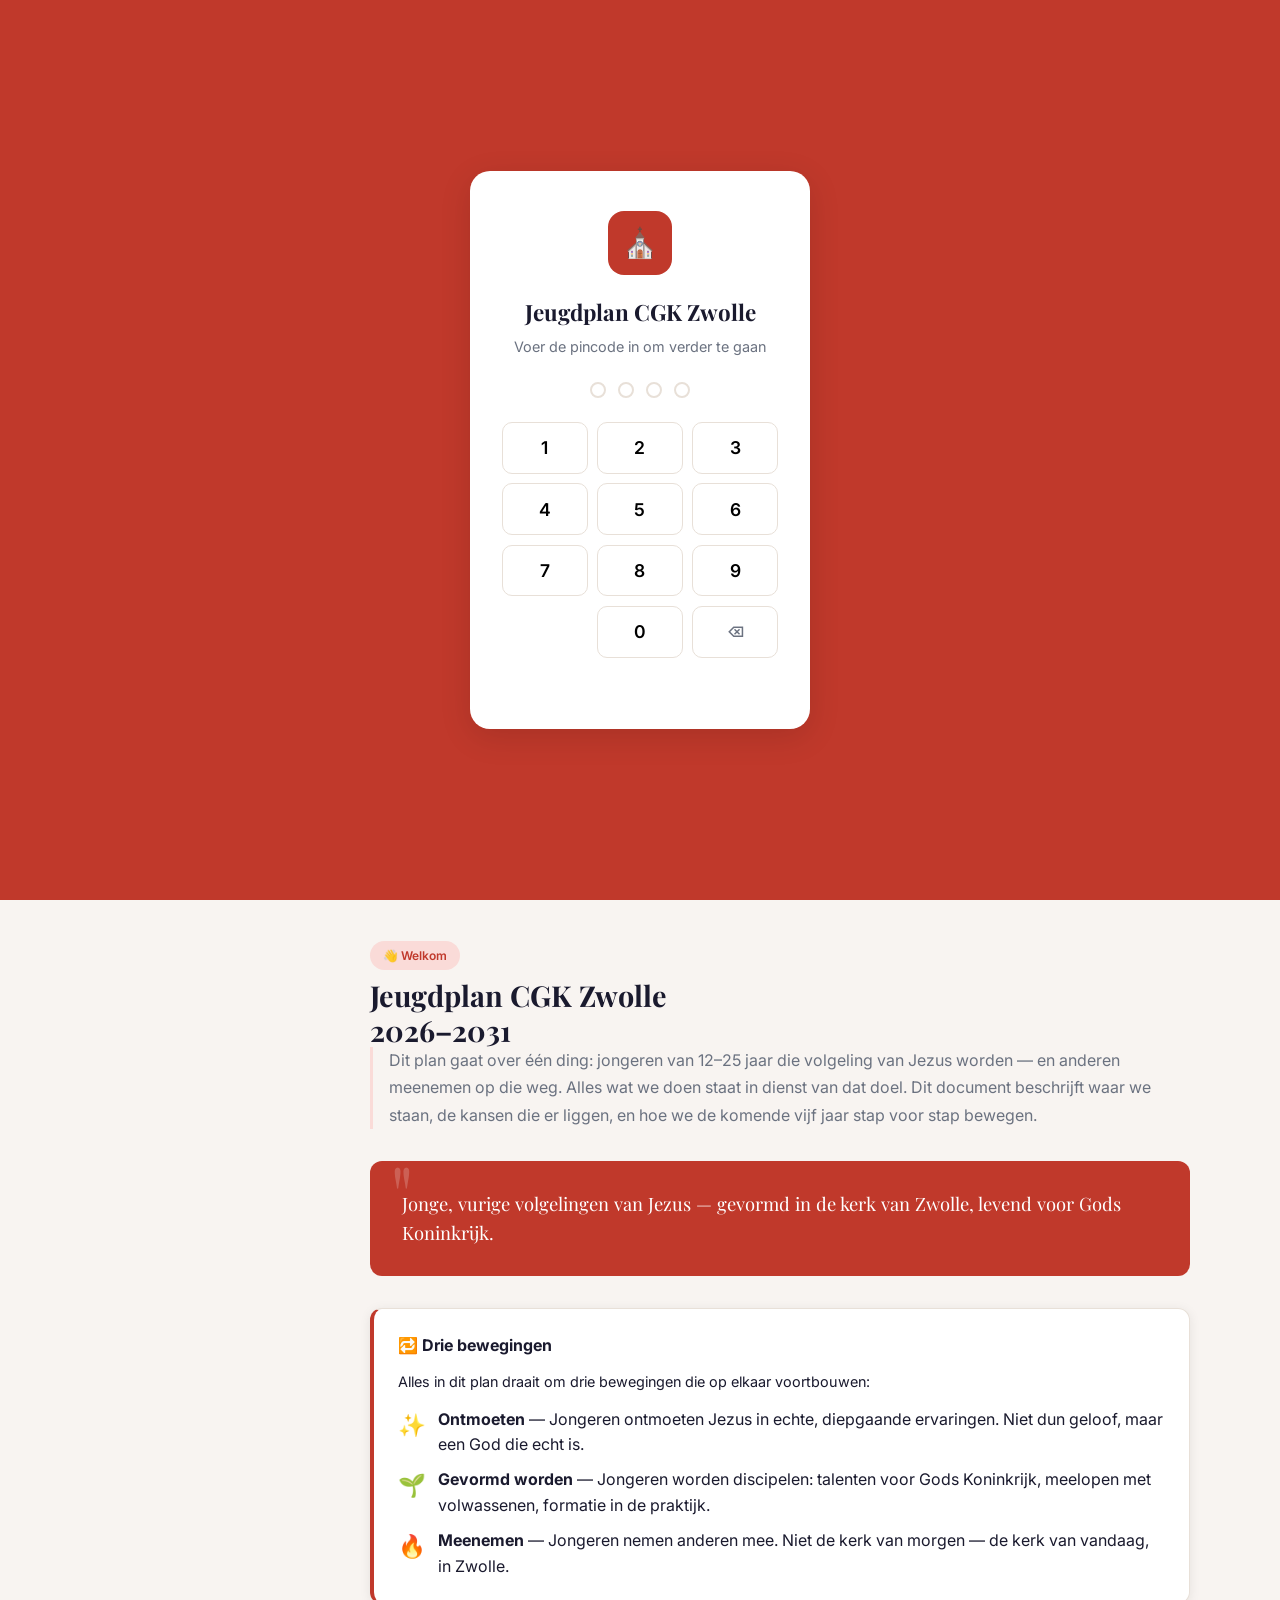
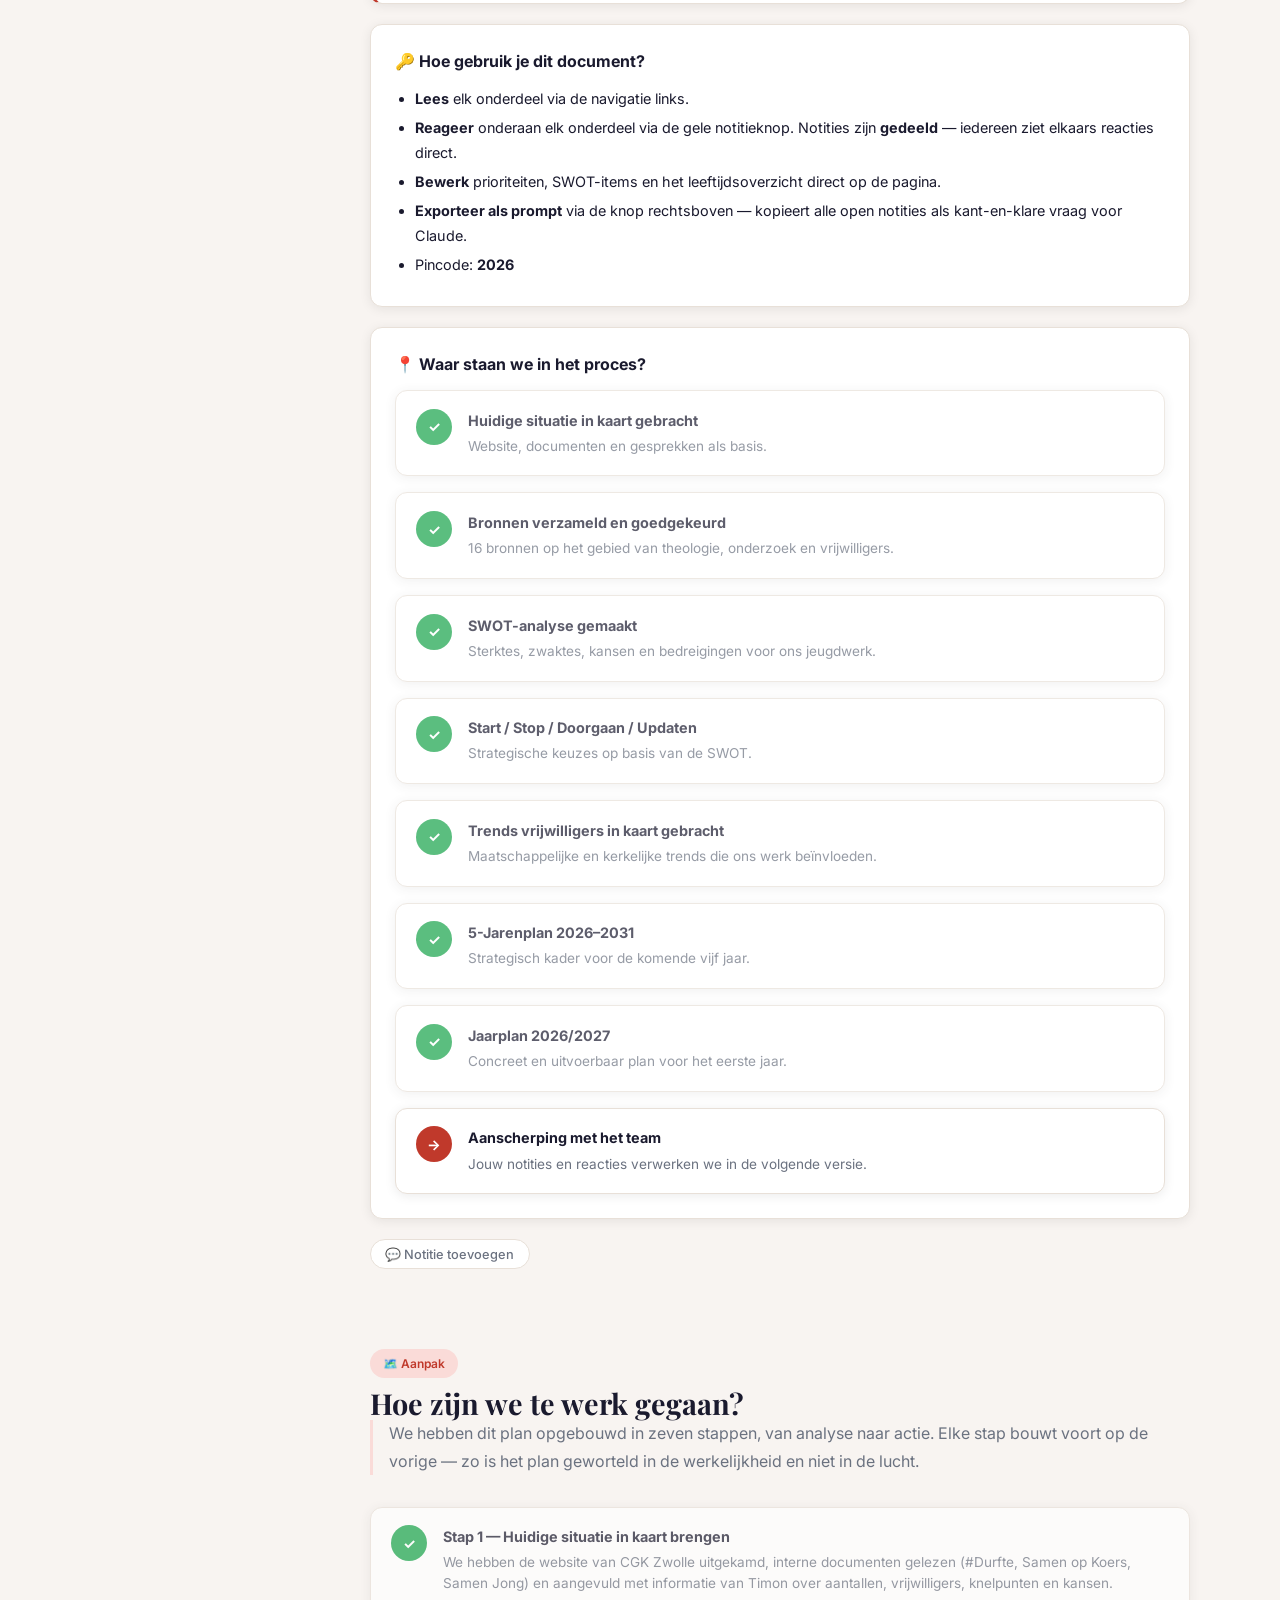
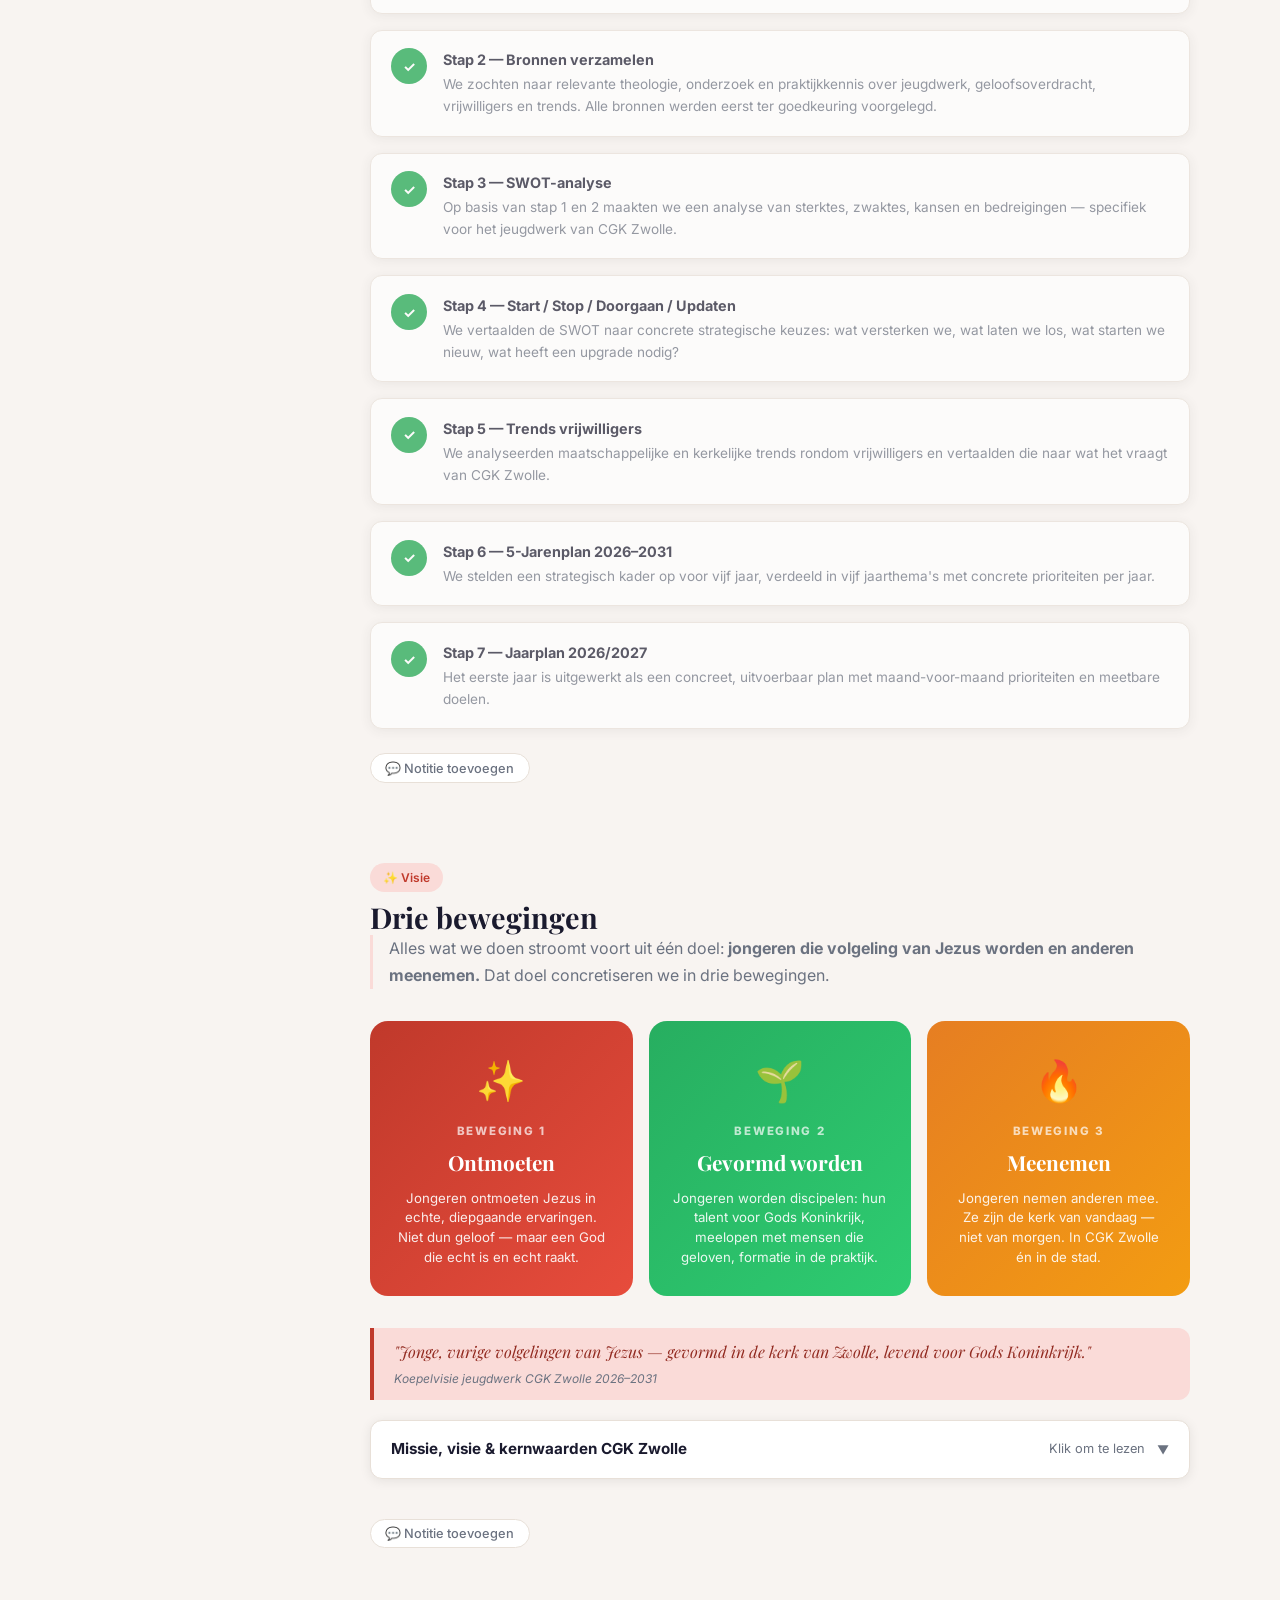
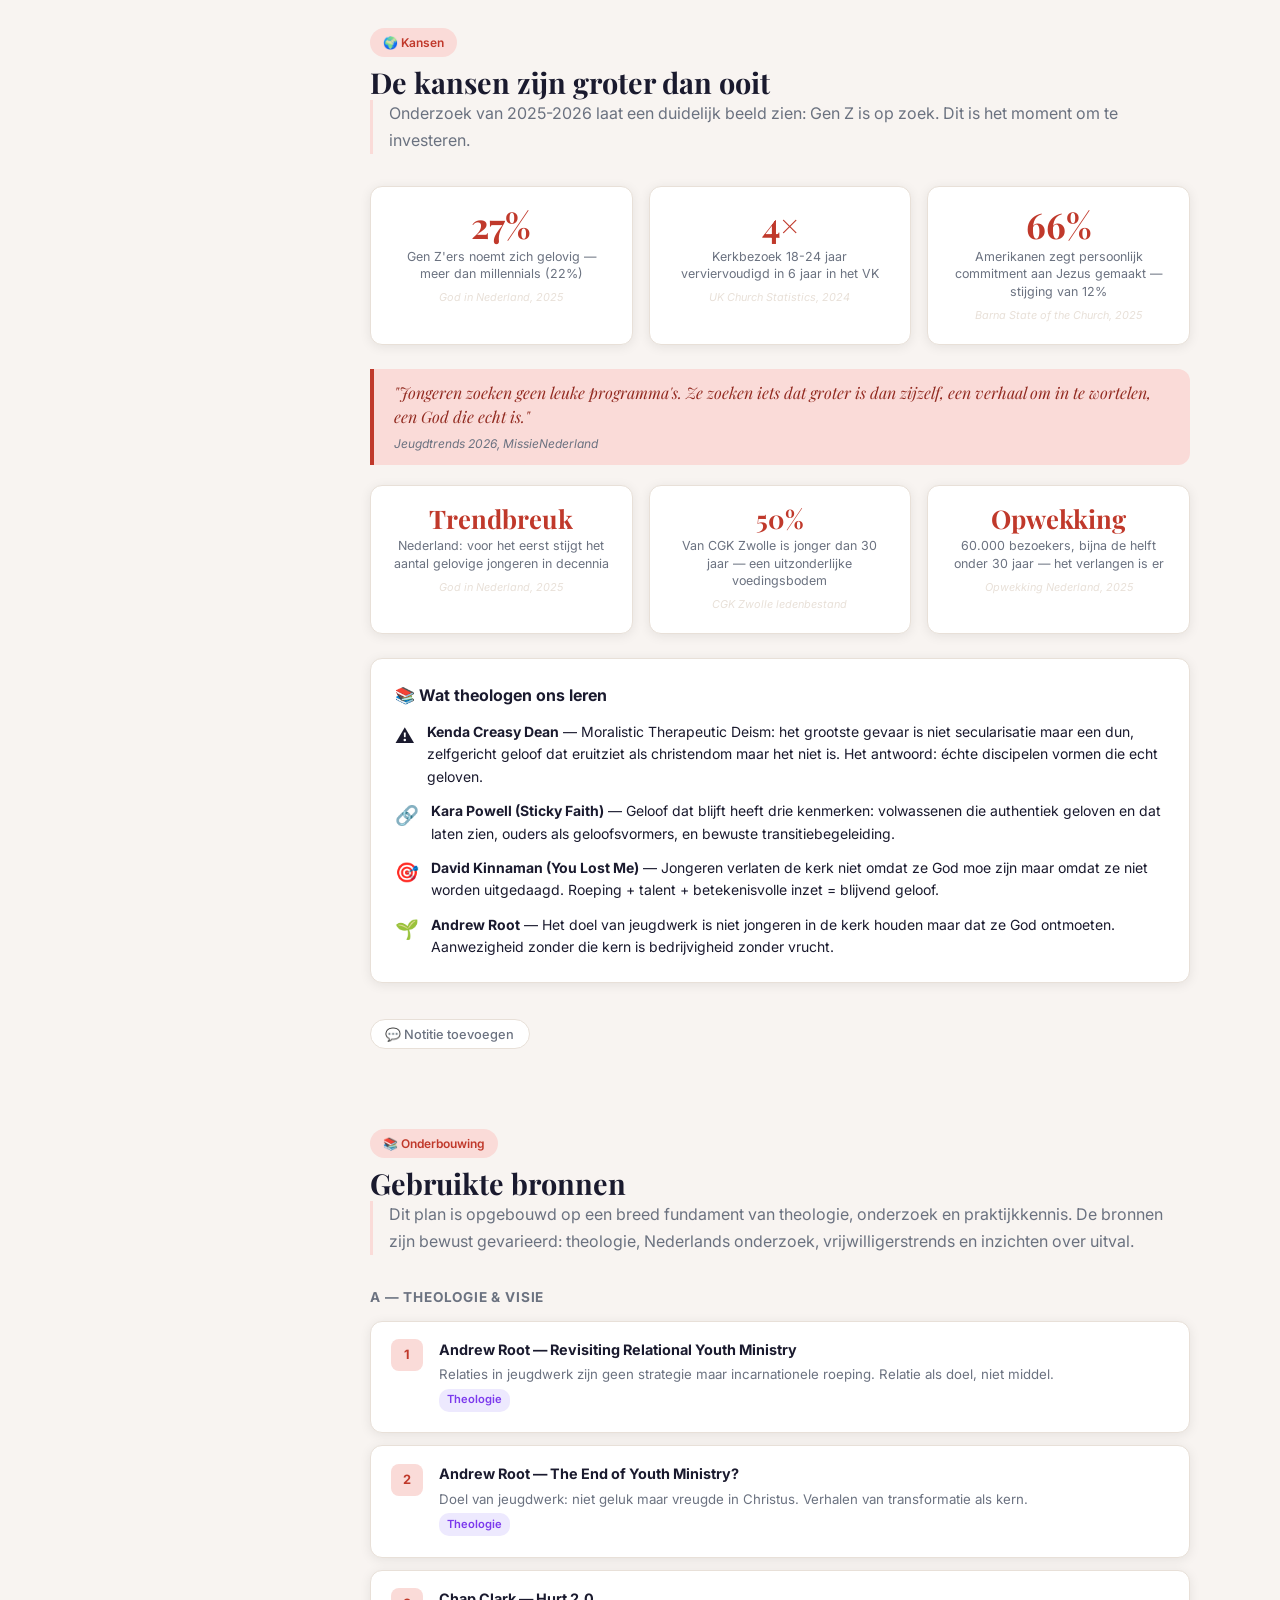
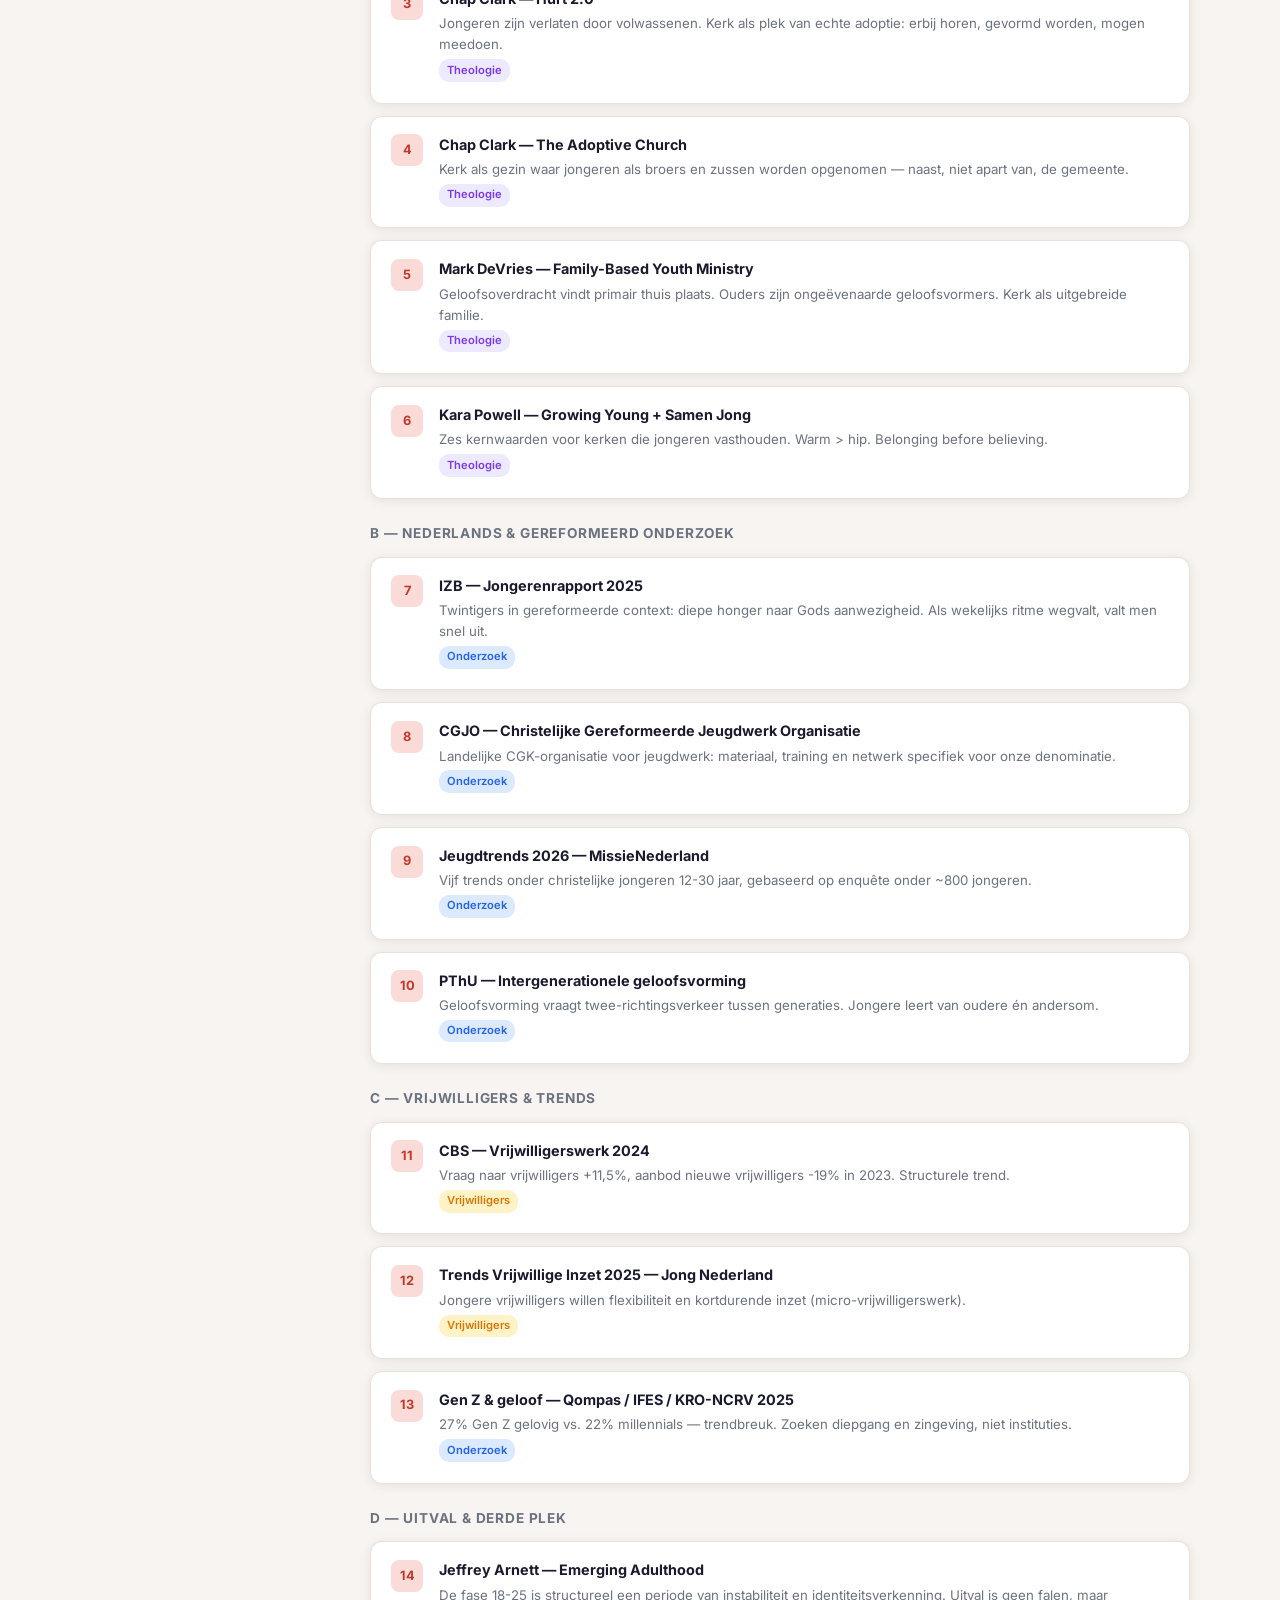
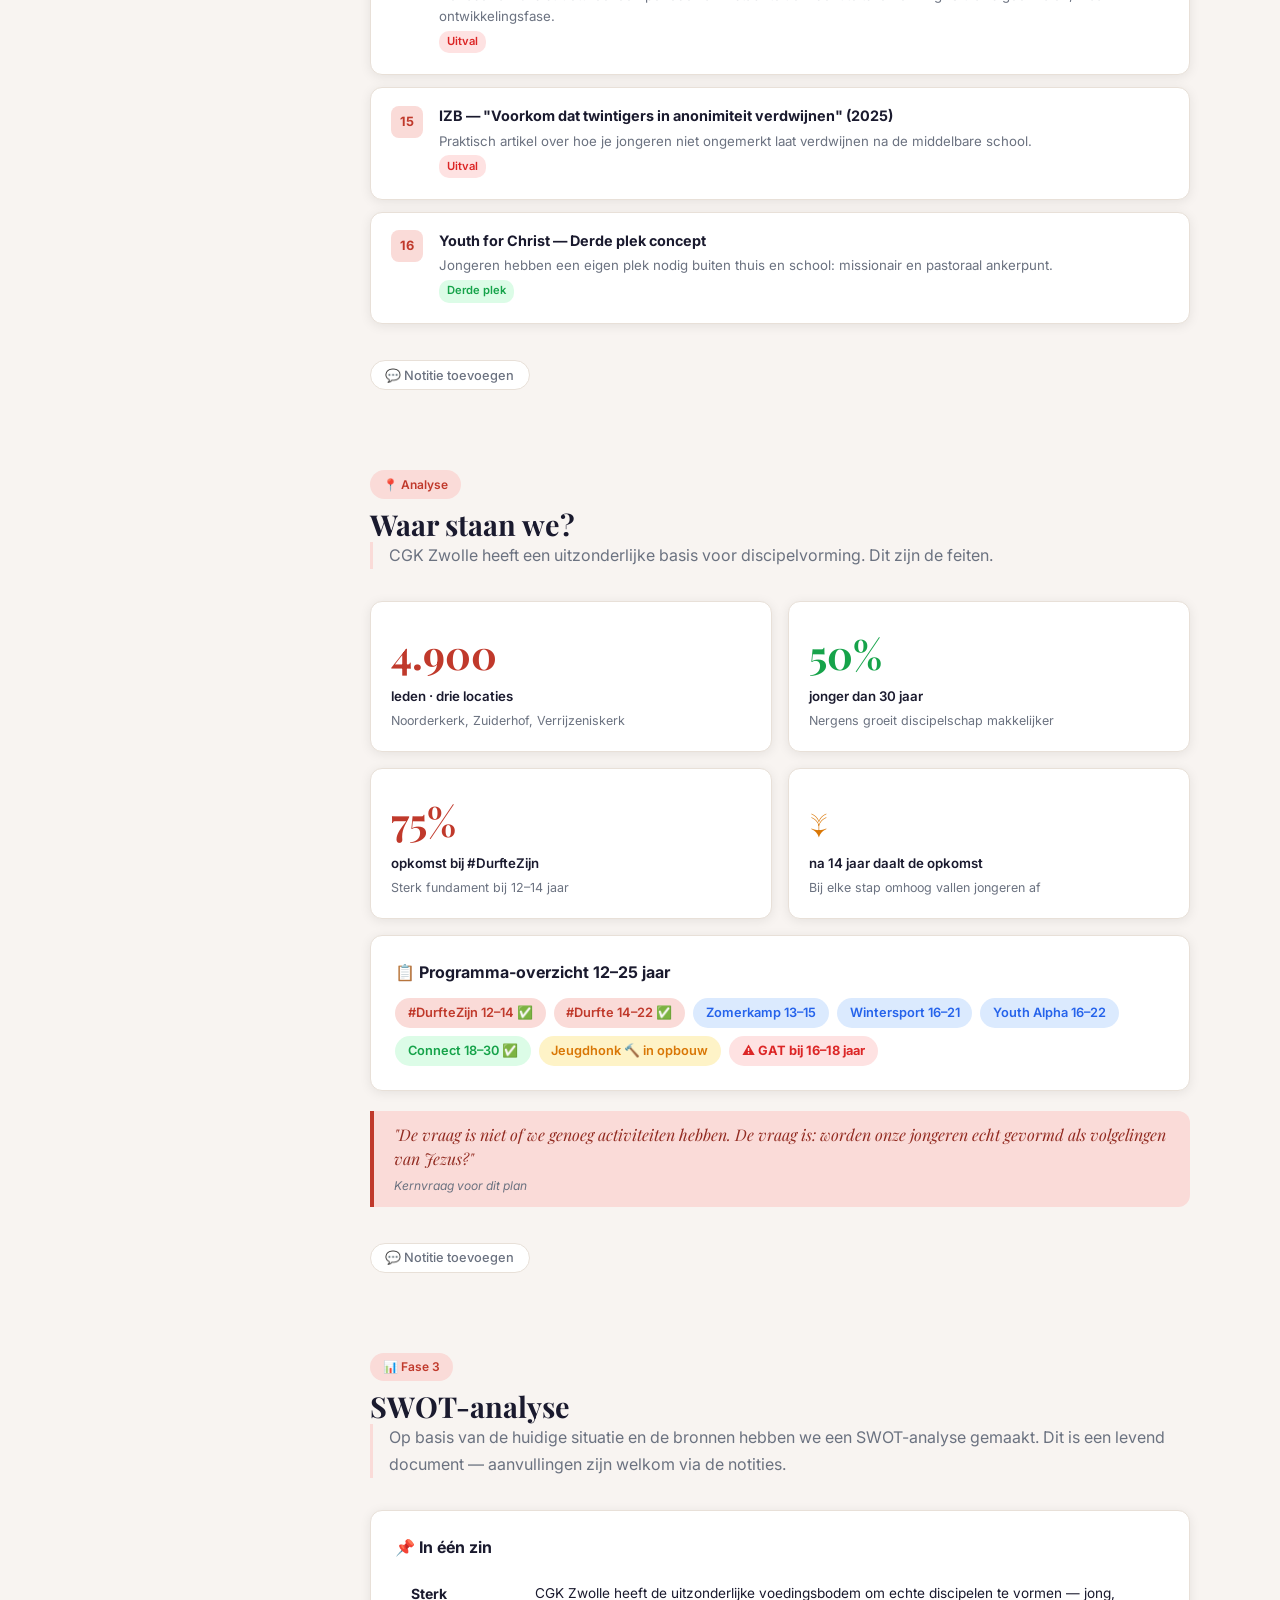
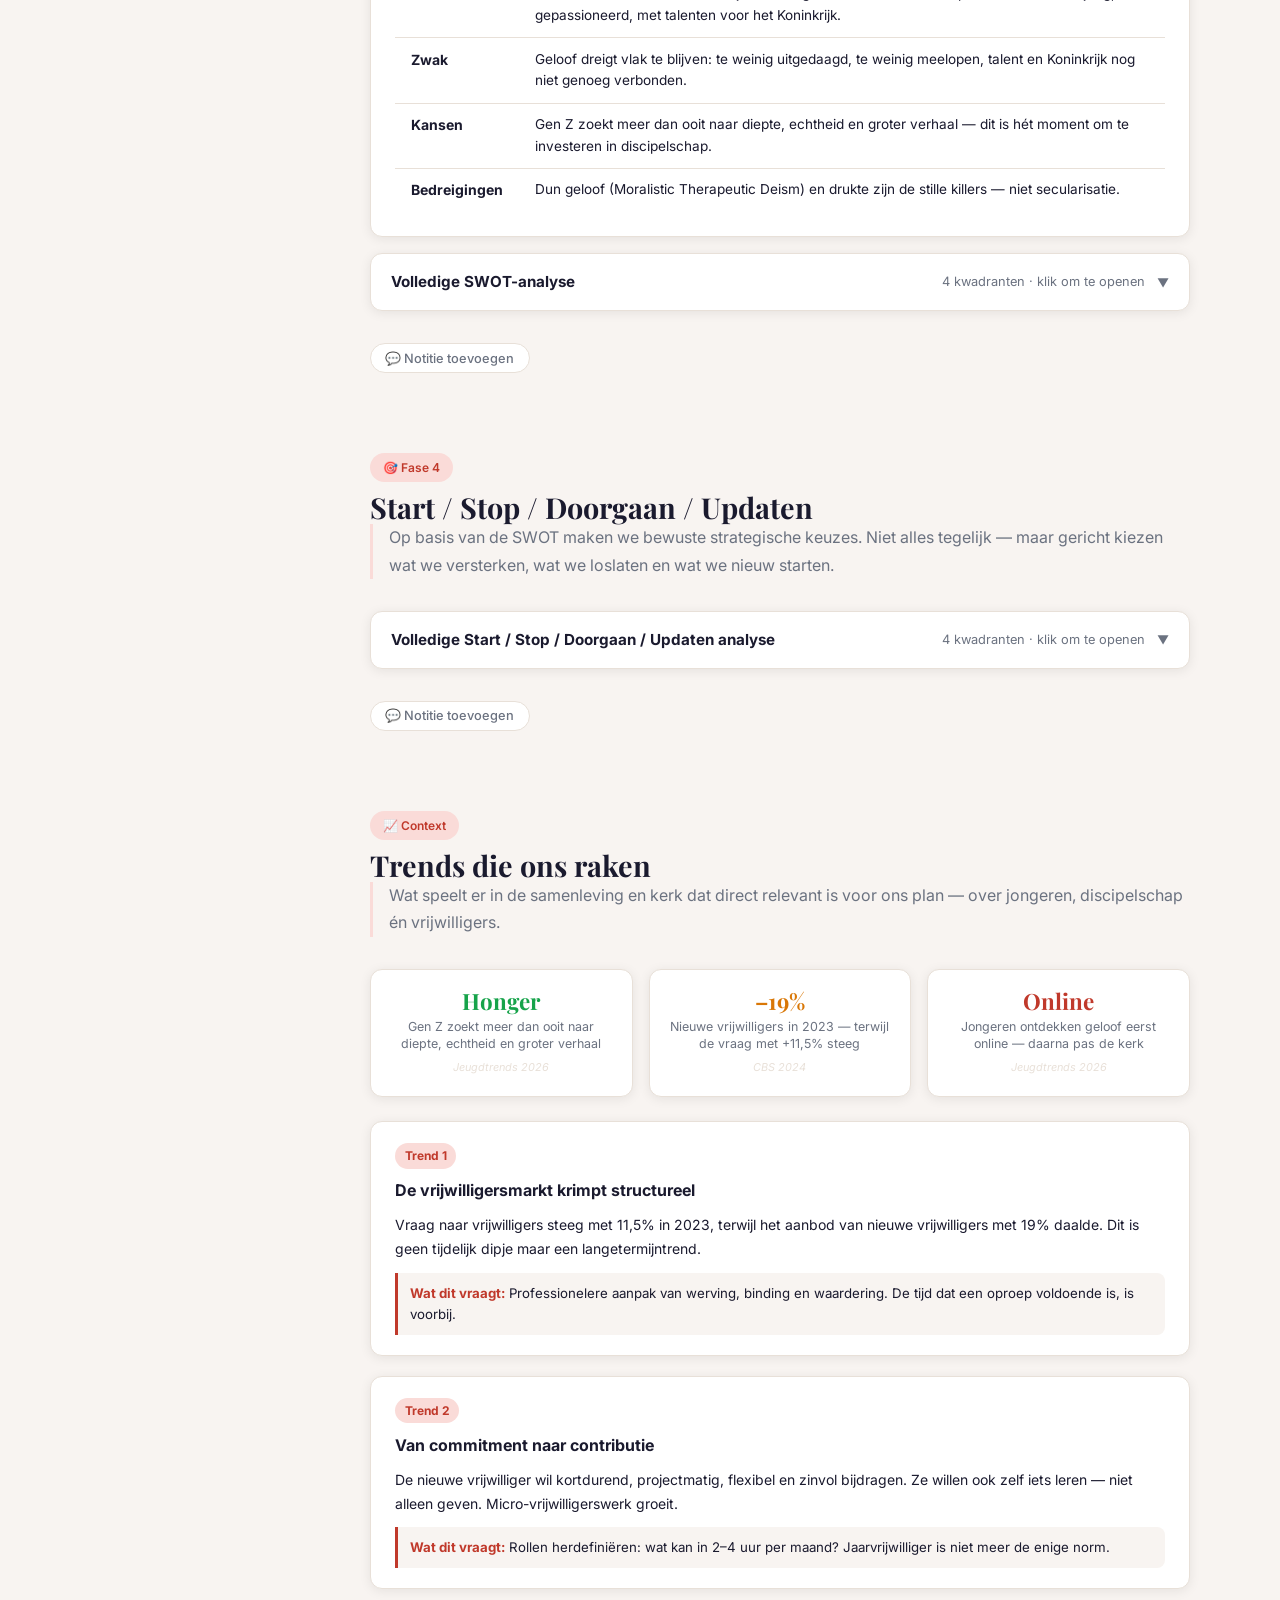
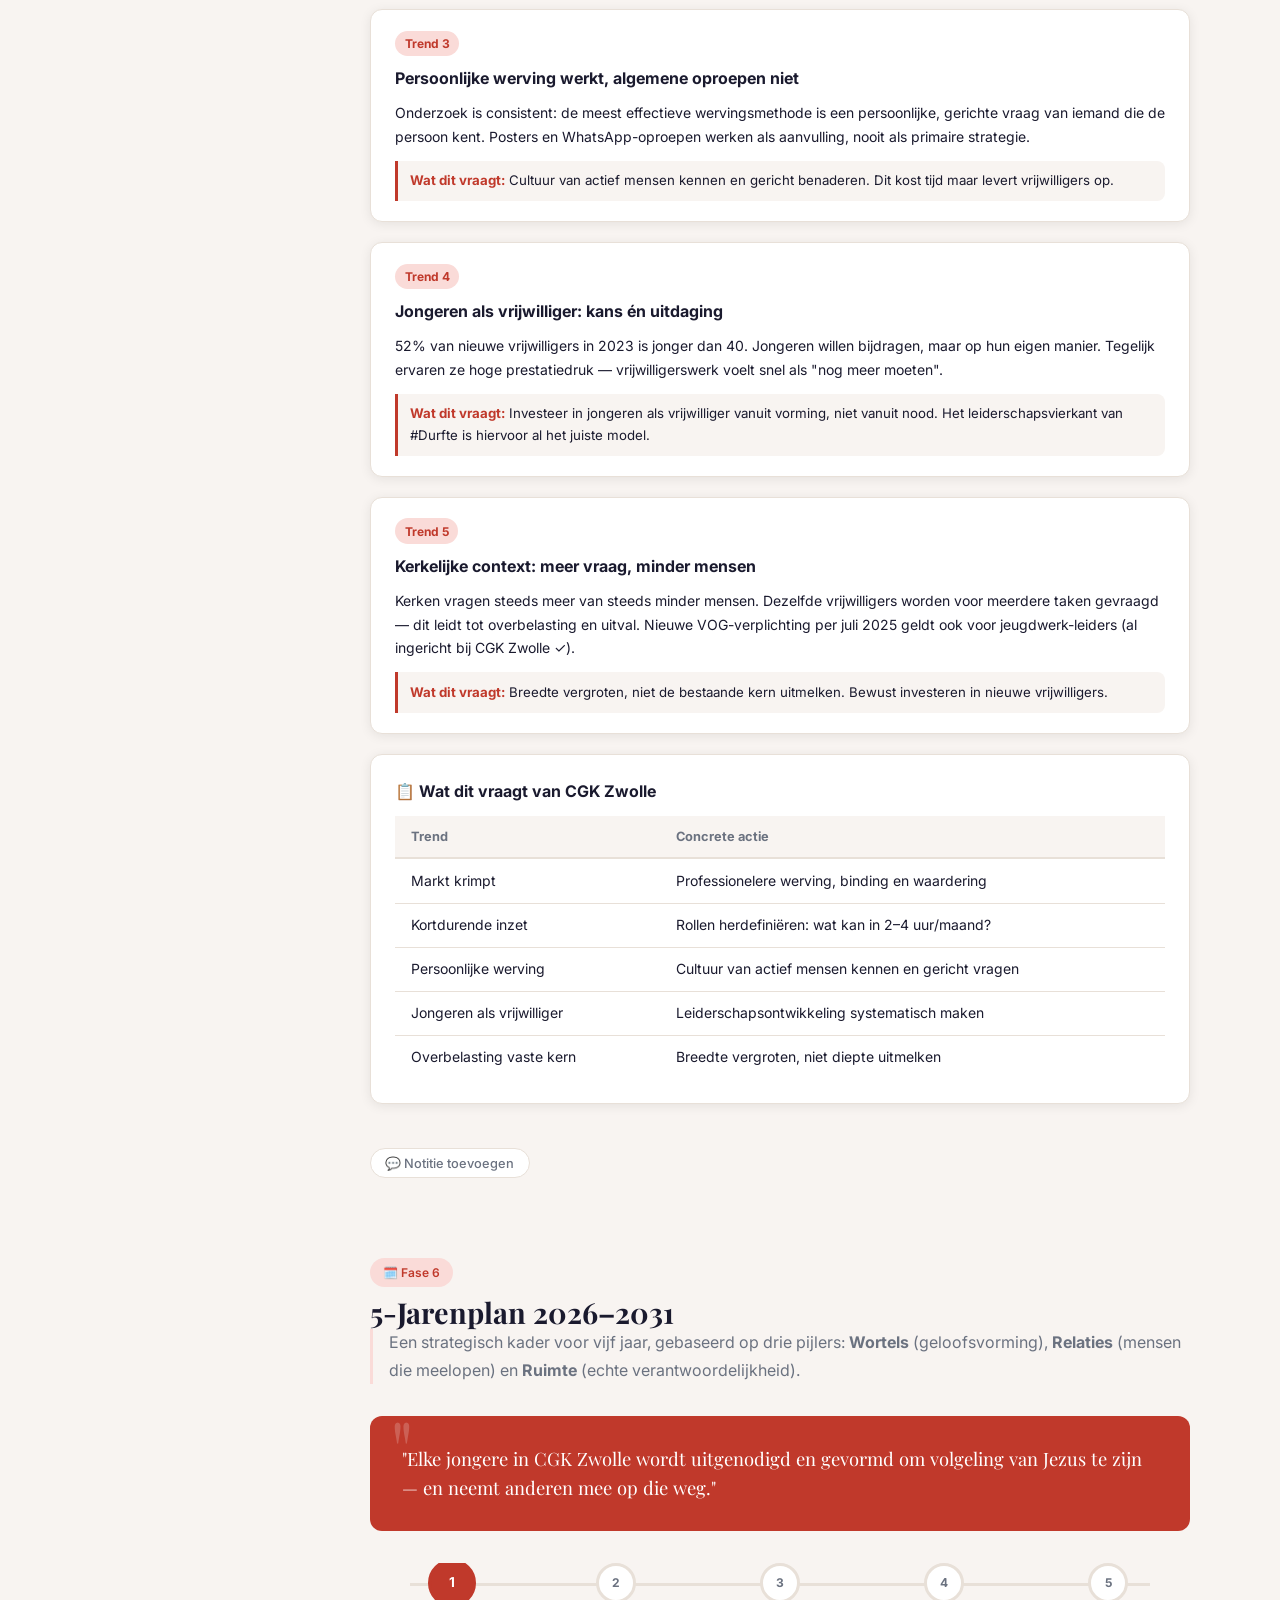
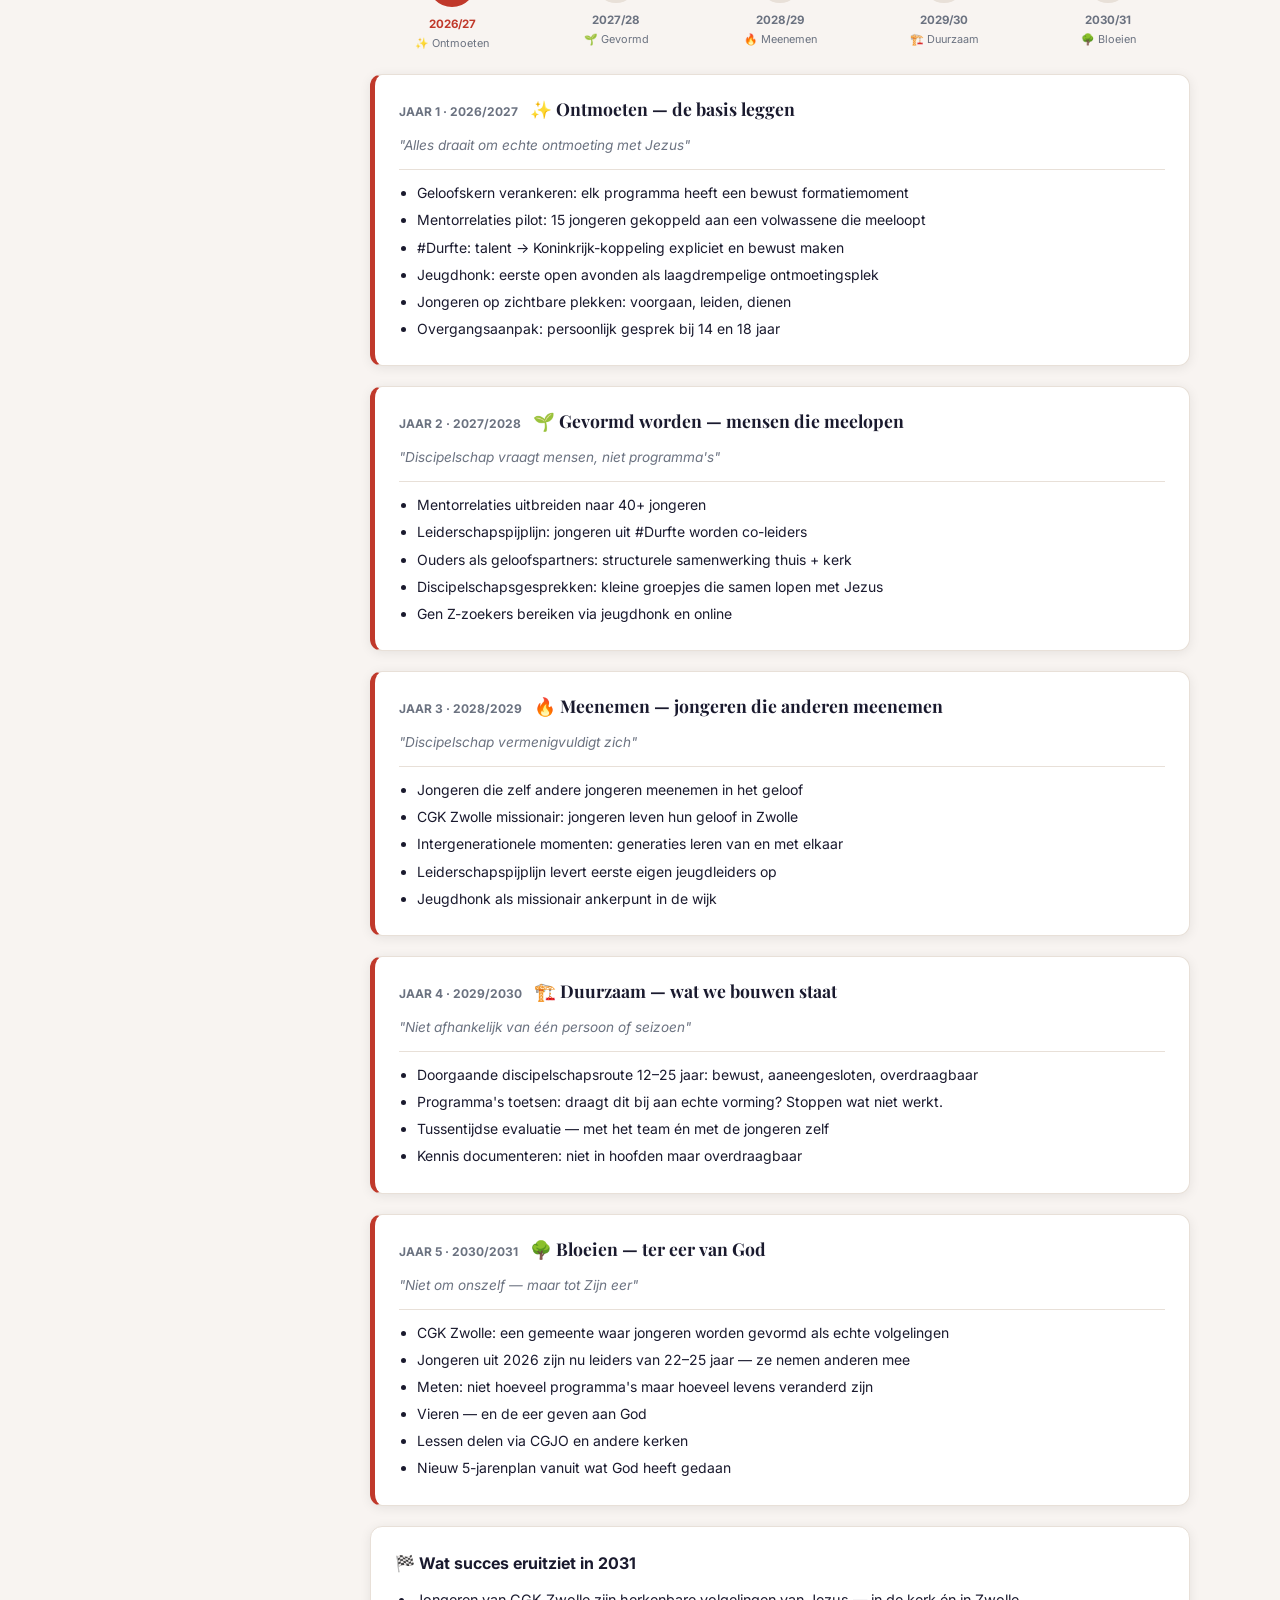
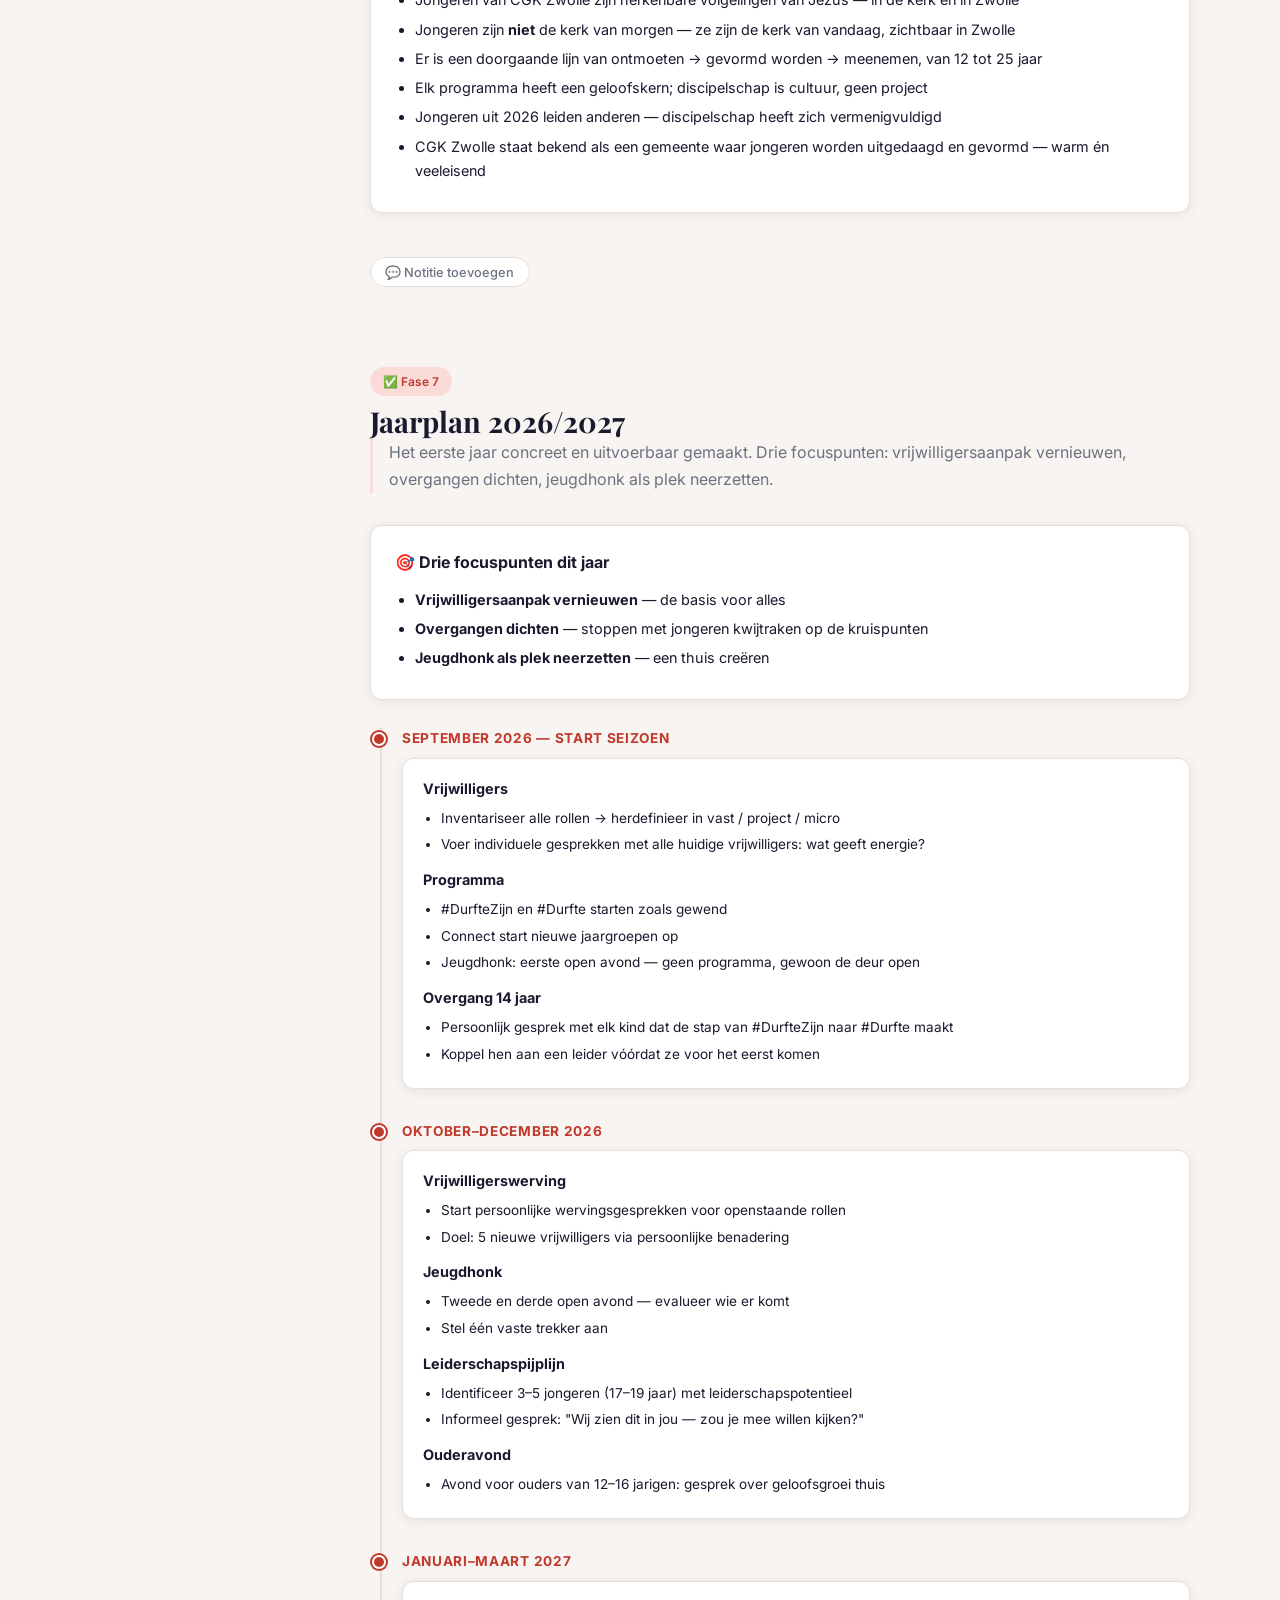
<file: jeugdwerk-deploy/index.html>
<!DOCTYPE html>
<html lang="nl">
<head>
  <meta charset="UTF-8">
  <meta name="viewport" content="width=device-width, initial-scale=1.0">
  <title>Jeugdplan 2026–2031 — CGK Zwolle</title>
  <link rel="stylesheet" href="style.css?v=20">
</head>
<body>

<!-- ── PINCODE OVERLAY ── -->
<div id="pin-overlay">
  <div class="pin-box">
    <div class="logo-area">⛪</div>
    <h2>Jeugdplan CGK Zwolle</h2>
    <p>Voer de pincode in om verder te gaan</p>
    <div class="pin-dots">
      <div class="pin-dot"></div>
      <div class="pin-dot"></div>
      <div class="pin-dot"></div>
      <div class="pin-dot"></div>
    </div>
    <div class="pin-keypad">
      <button class="pin-key" data-val="1">1</button>
      <button class="pin-key" data-val="2">2</button>
      <button class="pin-key" data-val="3">3</button>
      <button class="pin-key" data-val="4">4</button>
      <button class="pin-key" data-val="5">5</button>
      <button class="pin-key" data-val="6">6</button>
      <button class="pin-key" data-val="7">7</button>
      <button class="pin-key" data-val="8">8</button>
      <button class="pin-key" data-val="9">9</button>
      <button class="pin-key empty"></button>
      <button class="pin-key" data-val="0">0</button>
      <button class="pin-key delete" data-val="del">⌫</button>
    </div>
    <div class="pin-error" id="pin-error"></div>
  </div>
</div>

<!-- ── HEADER ── -->
<header>
  <a class="header-logo" href="#">
    ⛪ Jeugdplan CGK Zwolle
    <span class="badge">2026–2031</span>
  </a>
  <div class="header-actions">
    <button class="btn-export">📋 Exporteer als prompt</button>
  </div>
  <button class="hamburger" aria-label="Menu">
    <span></span><span></span><span></span>
  </button>
</header>

<div class="overlay"></div>

<div class="layout">

<!-- ── SIDEBAR ── -->
<nav class="sidebar">
  <div class="sidebar-section">Start</div>
  <a class="nav-item active" data-section="dashboard"><span class="icon">📋</span> Dashboard</a>

  <div class="sidebar-section">Visie & Kansen</div>
  <a class="nav-item" data-section="visie"><span class="icon">✨</span> Drie bewegingen</a>
  <a class="nav-item" data-section="kansen"><span class="icon">🌍</span> Kansen & onderzoek</a>

  <div class="sidebar-section">Analyse</div>
  <a class="nav-item" data-section="situatie"><span class="icon">📍</span> Huidige situatie</a>
  <a class="nav-item" data-section="swot"><span class="icon">📊</span> SWOT</a>
  <a class="nav-item" data-section="leeftijden"><span class="icon">👥</span> Leeftijden</a>

  <div class="sidebar-section">Leeftijdsgroepen</div>
  <a class="nav-item" data-section="lg-1114"><span class="icon">🟢</span> 11–14 jaar</a>
  <a class="nav-item" data-section="lg-1416"><span class="icon">🟡</span> 14–16 jaar</a>
  <a class="nav-item" data-section="lg-1618"><span class="icon">🔴</span> 16–18 jaar (GAT)</a>
  <a class="nav-item" data-section="lg-1822"><span class="icon">🔵</span> 18–22 jaar</a>
  <a class="nav-item" data-section="lg-2225"><span class="icon">🟣</span> 22–25 jaar</a>

  <div class="sidebar-section">Koers 2026–2031</div>
  <a class="nav-item" data-section="prioriteiten"><span class="icon">✅</span> Prioriteiten</a>
  <a class="nav-item" data-section="vijfjarenplan"><span class="icon">🔥</span> 5-Jarenplan</a>

  <div class="sidebar-section">Samen</div>
  <a class="nav-item" data-section="vragenlijst"><span class="icon">📝</span> Vragenlijst</a>
  <a class="nav-item" data-section="allenotities"><span class="icon">💬</span> Notities</a>
</nav>

<!-- ── MAIN ── -->
<main>

  <!-- INTRO -->
  <!-- DASHBOARD -->
  <section class="section" id="dashboard">

    <!-- Koepelvisie hero -->
    <div style="background:linear-gradient(135deg,var(--primary),var(--primary-dark));color:white;border-radius:20px;padding:2rem 1.75rem;margin-bottom:1.5rem;position:relative;overflow:hidden">
      <div style="font-size:0.75rem;font-weight:700;letter-spacing:0.1em;text-transform:uppercase;opacity:0.7;margin-bottom:0.4rem">CGK Zwolle · Jeugdwerk 2026–2031</div>
      <div style="font-family:'Playfair Display',serif;font-size:1.5rem;font-weight:700;line-height:1.3;margin-bottom:0.5rem">Jonge, vurige volgelingen van Jezus</div>
      <div style="font-size:0.9rem;opacity:0.85">Gevormd in Zwolle · Levend voor Gods Koninkrijk</div>
      <div style="position:absolute;right:1.5rem;bottom:1rem;font-size:3rem;opacity:0.15">🔥</div>
    </div>

    <!-- Drie bewegingen -->
    <div class="beweging-hero" style="margin-bottom:1.5rem">
      <div class="beweging-kaart ontmoeten" onclick="document.getElementById('visie').scrollIntoView({behavior:'smooth'})">
        <span class="beweging-icon">✨</span>
        <div class="beweging-nr">Beweging 1</div>
        <div class="beweging-naam">Ontmoeten</div>
        <div class="beweging-tekst">Echte ervaringen met God</div>
      </div>
      <div class="beweging-kaart gevormd" onclick="document.getElementById('prioriteiten').scrollIntoView({behavior:'smooth'})">
        <span class="beweging-icon">🌱</span>
        <div class="beweging-nr">Beweging 2</div>
        <div class="beweging-naam">Gevormd worden</div>
        <div class="beweging-tekst">Talent voor het Koninkrijk</div>
      </div>
      <div class="beweging-kaart meenemen" onclick="document.getElementById('vijfjarenplan').scrollIntoView({behavior:'smooth'})">
        <span class="beweging-icon">🔥</span>
        <div class="beweging-nr">Beweging 3</div>
        <div class="beweging-naam">Meenemen</div>
        <div class="beweging-tekst">Kerk van vandaag in Zwolle</div>
      </div>
    </div>

    <!-- Status -->
    <div class="dash-grid" id="dash-stats" style="margin-bottom:1rem">
      <div class="dash-stat" onclick="document.getElementById('vragenlijst').scrollIntoView({behavior:'smooth'})">
        <div class="dash-stat-nr" id="dash-vl-nr">–</div>
        <div class="dash-stat-label">van 3 teamleden ingevuld</div>
      </div>
      <div class="dash-stat" onclick="document.getElementById('allenotities').scrollIntoView({behavior:'smooth'})">
        <div class="dash-stat-nr" id="dash-notities-nr">–</div>
        <div class="dash-stat-label">notities te bespreken</div>
      </div>
      <div class="dash-stat" onclick="document.getElementById('prioriteiten').scrollIntoView({behavior:'smooth'})">
        <div class="dash-stat-nr" id="dash-prio-nr">–</div>
        <div class="dash-stat-label">prioriteiten zonder trekker</div>
      </div>
    </div>

    <!-- Snelkoppelingen -->
    <div class="dash-actions" style="margin-bottom:1.25rem">
      <button class="dash-action" onclick="document.getElementById('vragenlijst').scrollIntoView({behavior:'smooth'})">
        <span class="icon">📝</span>Vul vragenlijst in
      </button>
      <button class="dash-action" onclick="document.getElementById('prioriteiten').scrollIntoView({behavior:'smooth'})">
        <span class="icon">✅</span>Prioriteiten
      </button>
      <button class="dash-action secondary" onclick="document.getElementById('kansen').scrollIntoView({behavior:'smooth'})">
        <span class="icon">🌍</span>Kansen & onderzoek
      </button>
    </div>

    <div class="card">
      <h3>🕐 Recente notities</h3>
      <div id="dash-recent"><p style="color:var(--text-muted);font-size:0.875rem">Laden...</p></div>
    </div>
  </section>

  <!-- INTRO (achtergrond, verborgen uit sidebar) -->
  <section class="section" id="intro">
    <div class="section-label">👋 Welkom</div>
    <h1 class="section-title">Jeugdplan CGK Zwolle<br>2026–2031</h1>
    <p class="section-intro">
      Dit plan gaat over één ding: jongeren van 12–25 jaar die volgeling van Jezus worden — en anderen meenemen op die weg. Alles wat we doen staat in dienst van dat doel. Dit document beschrijft waar we staan, de kansen die er liggen, en hoe we de komende vijf jaar stap voor stap bewegen.
    </p>

    <div class="quote-block">
      <p>Jonge, vurige volgelingen van Jezus — gevormd in de kerk van Zwolle, levend voor Gods Koninkrijk.</p>
    </div>

    <div class="card" style="border-left:4px solid var(--primary)">
      <h3>🔁 Drie bewegingen</h3>
      <p style="margin-bottom:0.75rem">Alles in dit plan draait om drie bewegingen die op elkaar voortbouwen:</p>
      <div style="display:flex;flex-direction:column;gap:0.6rem">
        <div style="display:flex;gap:0.75rem;align-items:flex-start">
          <span style="font-size:1.4rem">✨</span>
          <div><strong>Ontmoeten</strong> — Jongeren ontmoeten Jezus in echte, diepgaande ervaringen. Niet dun geloof, maar een God die echt is.</div>
        </div>
        <div style="display:flex;gap:0.75rem;align-items:flex-start">
          <span style="font-size:1.4rem">🌱</span>
          <div><strong>Gevormd worden</strong> — Jongeren worden discipelen: talenten voor Gods Koninkrijk, meelopen met volwassenen, formatie in de praktijk.</div>
        </div>
        <div style="display:flex;gap:0.75rem;align-items:flex-start">
          <span style="font-size:1.4rem">🔥</span>
          <div><strong>Meenemen</strong> — Jongeren nemen anderen mee. Niet de kerk van morgen — de kerk van vandaag, in Zwolle.</div>
        </div>
      </div>
    </div>

    <div class="card">
      <h3>🔑 Hoe gebruik je dit document?</h3>
      <ul>
        <li><strong>Lees</strong> elk onderdeel via de navigatie links.</li>
        <li><strong>Reageer</strong> onderaan elk onderdeel via de gele notitieknop. Notities zijn <strong>gedeeld</strong> — iedereen ziet elkaars reacties direct.</li>
        <li><strong>Bewerk</strong> prioriteiten, SWOT-items en het leeftijdsoverzicht direct op de pagina.</li>
        <li><strong>Exporteer als prompt</strong> via de knop rechtsboven — kopieert alle open notities als kant-en-klare vraag voor Claude.</li>
        <li>Pincode: <strong>2026</strong></li>
      </ul>
    </div>

    <div class="card">
      <h3>📍 Waar staan we in het proces?</h3>
      <div class="steps">
        <div class="step done"><div class="step-nr">✓</div><div class="step-content"><h4>Huidige situatie in kaart gebracht</h4><p>Website, documenten en gesprekken als basis.</p></div></div>
        <div class="step done"><div class="step-nr">✓</div><div class="step-content"><h4>Bronnen verzameld en goedgekeurd</h4><p>16 bronnen op het gebied van theologie, onderzoek en vrijwilligers.</p></div></div>
        <div class="step done"><div class="step-nr">✓</div><div class="step-content"><h4>SWOT-analyse gemaakt</h4><p>Sterktes, zwaktes, kansen en bedreigingen voor ons jeugdwerk.</p></div></div>
        <div class="step done"><div class="step-nr">✓</div><div class="step-content"><h4>Start / Stop / Doorgaan / Updaten</h4><p>Strategische keuzes op basis van de SWOT.</p></div></div>
        <div class="step done"><div class="step-nr">✓</div><div class="step-content"><h4>Trends vrijwilligers in kaart gebracht</h4><p>Maatschappelijke en kerkelijke trends die ons werk beïnvloeden.</p></div></div>
        <div class="step done"><div class="step-nr">✓</div><div class="step-content"><h4>5-Jarenplan 2026–2031</h4><p>Strategisch kader voor de komende vijf jaar.</p></div></div>
        <div class="step done"><div class="step-nr">✓</div><div class="step-content"><h4>Jaarplan 2026/2027</h4><p>Concreet en uitvoerbaar plan voor het eerste jaar.</p></div></div>
        <div class="step"><div class="step-nr">→</div><div class="step-content"><h4>Aanscherping met het team</h4><p>Jouw notities en reacties verwerken we in de volgende versie.</p></div></div>
      </div>
    </div>

    <button class="note-btn" data-section="intro">💬 Notitie toevoegen</button>
    <div class="notes-panel" id="notes-panel-intro">
      <div class="notes-list"></div>
      <div class="notes-form">
        <input class="note-name-input" id="note-name-intro" type="text" placeholder="Jouw naam" maxlength="40">
        <textarea id="note-text-intro" rows="3" placeholder="Schrijf hier je reactie of opmerking..."></textarea>
        <button class="note-submit" data-section="intro">Opslaan</button>
      </div>
    </div>
  </section>

  <!-- AANPAK -->
  <section class="section" id="aanpak">
    <div class="section-label">🗺️ Aanpak</div>
    <h2 class="section-title">Hoe zijn we te werk gegaan?</h2>
    <p class="section-intro">We hebben dit plan opgebouwd in zeven stappen, van analyse naar actie. Elke stap bouwt voort op de vorige — zo is het plan geworteld in de werkelijkheid en niet in de lucht.</p>

    <div class="steps">
      <div class="step done">
        <div class="step-nr">✓</div>
        <div class="step-content">
          <h4>Stap 1 — Huidige situatie in kaart brengen</h4>
          <p>We hebben de website van CGK Zwolle uitgekamd, interne documenten gelezen (#Durfte, Samen op Koers, Samen Jong) en aangevuld met informatie van Timon over aantallen, vrijwilligers, knelpunten en kansen.</p>
        </div>
      </div>
      <div class="step done">
        <div class="step-nr">✓</div>
        <div class="step-content">
          <h4>Stap 2 — Bronnen verzamelen</h4>
          <p>We zochten naar relevante theologie, onderzoek en praktijkkennis over jeugdwerk, geloofsoverdracht, vrijwilligers en trends. Alle bronnen werden eerst ter goedkeuring voorgelegd.</p>
        </div>
      </div>
      <div class="step done">
        <div class="step-nr">✓</div>
        <div class="step-content">
          <h4>Stap 3 — SWOT-analyse</h4>
          <p>Op basis van stap 1 en 2 maakten we een analyse van sterktes, zwaktes, kansen en bedreigingen — specifiek voor het jeugdwerk van CGK Zwolle.</p>
        </div>
      </div>
      <div class="step done">
        <div class="step-nr">✓</div>
        <div class="step-content">
          <h4>Stap 4 — Start / Stop / Doorgaan / Updaten</h4>
          <p>We vertaalden de SWOT naar concrete strategische keuzes: wat versterken we, wat laten we los, wat starten we nieuw, wat heeft een upgrade nodig?</p>
        </div>
      </div>
      <div class="step done">
        <div class="step-nr">✓</div>
        <div class="step-content">
          <h4>Stap 5 — Trends vrijwilligers</h4>
          <p>We analyseerden maatschappelijke en kerkelijke trends rondom vrijwilligers en vertaalden die naar wat het vraagt van CGK Zwolle.</p>
        </div>
      </div>
      <div class="step done">
        <div class="step-nr">✓</div>
        <div class="step-content">
          <h4>Stap 6 — 5-Jarenplan 2026–2031</h4>
          <p>We stelden een strategisch kader op voor vijf jaar, verdeeld in vijf jaarthema's met concrete prioriteiten per jaar.</p>
        </div>
      </div>
      <div class="step done">
        <div class="step-nr">✓</div>
        <div class="step-content">
          <h4>Stap 7 — Jaarplan 2026/2027</h4>
          <p>Het eerste jaar is uitgewerkt als een concreet, uitvoerbaar plan met maand-voor-maand prioriteiten en meetbare doelen.</p>
        </div>
      </div>
    </div>

    <button class="note-btn" data-section="aanpak" style="margin-top:1.5rem">💬 Notitie toevoegen</button>
    <div class="notes-panel" id="notes-panel-aanpak">
      <div class="notes-list"></div>
      <div class="notes-form">
        <input class="note-name-input" id="note-name-aanpak" type="text" placeholder="Jouw naam" maxlength="40">
        <textarea id="note-text-aanpak" rows="3" placeholder="Schrijf hier je reactie of opmerking..."></textarea>
        <button class="note-submit" data-section="aanpak">Opslaan</button>
      </div>
    </div>
  </section>

  <!-- VISIE -->
  <section class="section" id="visie">
    <div class="section-label">✨ Visie</div>
    <h2 class="section-title">Drie bewegingen</h2>
    <p class="section-intro">Alles wat we doen stroomt voort uit één doel: <strong>jongeren die volgeling van Jezus worden en anderen meenemen.</strong> Dat doel concretiseren we in drie bewegingen.</p>

    <div class="beweging-hero">
      <div class="beweging-kaart ontmoeten">
        <span class="beweging-icon">✨</span>
        <div class="beweging-nr">Beweging 1</div>
        <div class="beweging-naam">Ontmoeten</div>
        <div class="beweging-tekst">Jongeren ontmoeten Jezus in echte, diepgaande ervaringen. Niet dun geloof — maar een God die echt is en echt raakt.</div>
      </div>
      <div class="beweging-kaart gevormd">
        <span class="beweging-icon">🌱</span>
        <div class="beweging-nr">Beweging 2</div>
        <div class="beweging-naam">Gevormd worden</div>
        <div class="beweging-tekst">Jongeren worden discipelen: hun talent voor Gods Koninkrijk, meelopen met mensen die geloven, formatie in de praktijk.</div>
      </div>
      <div class="beweging-kaart meenemen">
        <span class="beweging-icon">🔥</span>
        <div class="beweging-nr">Beweging 3</div>
        <div class="beweging-naam">Meenemen</div>
        <div class="beweging-tekst">Jongeren nemen anderen mee. Ze zijn de kerk van vandaag — niet van morgen. In CGK Zwolle én in de stad.</div>
      </div>
    </div>

    <div class="pull-quote">
      <p>"Jonge, vurige volgelingen van Jezus — gevormd in de kerk van Zwolle, levend voor Gods Koninkrijk."</p>
      <cite>Koepelvisie jeugdwerk CGK Zwolle 2026–2031</cite>
    </div>

    <div class="accordion">
      <div class="accordion-item">
        <div class="accordion-header" onclick="toggleAccordion('visie-detail')">
          <span class="accordion-title">Missie, visie & kernwaarden CGK Zwolle</span>
          <span class="accordion-subtitle">Klik om te lezen</span>
          <span class="accordion-chevron">▼</span>
        </div>
        <div class="accordion-body" id="visie-detail">
          <div class="quote-block" style="margin-top:1rem">
            <p>"Als gemeente van Jezus Christus, bewogen door Gods liefde, bouwen aan Zijn Koninkrijk."</p>
          </div>
          <p style="font-size:0.875rem;font-style:italic;margin:1rem 0">"Geïnspireerd door Gods Woord en Geest willen wij, als volgelingen van Jezus Christus, een liefdevolle en bewogen gemeente zijn voor iedereen."</p>
          <div class="route-card"><div class="route-nr">1</div><div class="route-content"><h4>Discipelschap</h4><p>Iedereen mag discipel worden en groeien als leerling van Jezus</p></div></div>
          <div class="route-card"><div class="route-nr">2</div><div class="route-content"><h4>Verbonden Generaties</h4><p>Kerk zijn mét, vóór en dóór alle generaties — jongeren zijn de kerk van vandaag</p></div></div>
          <div class="route-card"><div class="route-nr">3</div><div class="route-content"><h4>Kerk voor de Stad</h4><p>Uitnodigend en betrokken voor Zwolle</p></div></div>
          <div class="kernwaarde-grid" style="margin-top:1rem">
            <span class="kernwaarde-pill">✝️ Evangelie van genade</span>
            <span class="kernwaarde-pill">📖 Gods Woord en Geest</span>
            <span class="kernwaarde-pill">🙏 Gebed</span>
            <span class="kernwaarde-pill">🎁 Gaven en talenten</span>
            <span class="kernwaarde-pill">⚖️ Gerechtigheid</span>
            <span class="kernwaarde-pill">🤝 Gastvrijheid</span>
            <span class="kernwaarde-pill">🌍 Getuigende levensstijl</span>
          </div>
        </div>
      </div>
    </div>

    <button class="note-btn" data-section="visie" style="margin-top:1rem">💬 Notitie toevoegen</button>
    <div class="notes-panel" id="notes-panel-visie">
      <div class="notes-list"></div>
      <div class="notes-form">
        <input class="note-name-input" id="note-name-visie" type="text" placeholder="Jouw naam" maxlength="40">
        <textarea id="note-text-visie" rows="3" placeholder="Schrijf hier je reactie of opmerking..."></textarea>
        <button class="note-submit" data-section="visie">Opslaan</button>
      </div>
    </div>
  </section>

  <!-- KANSEN & ONDERZOEK -->
  <section class="section" id="kansen">
    <div class="section-label">🌍 Kansen</div>
    <h2 class="section-title">De kansen zijn groter dan ooit</h2>
    <p class="section-intro">Onderzoek van 2025-2026 laat een duidelijk beeld zien: Gen Z is op zoek. Dit is het moment om te investeren.</p>

    <div class="kansen-grid">
      <div class="kans-kaart">
        <div class="kans-getal">27%</div>
        <div class="kans-label">Gen Z'ers noemt zich gelovig — meer dan millennials (22%)</div>
        <div class="kans-bron">God in Nederland, 2025</div>
      </div>
      <div class="kans-kaart">
        <div class="kans-getal">4×</div>
        <div class="kans-label">Kerkbezoek 18-24 jaar verviervoudigd in 6 jaar in het VK</div>
        <div class="kans-bron">UK Church Statistics, 2024</div>
      </div>
      <div class="kans-kaart">
        <div class="kans-getal">66%</div>
        <div class="kans-label">Amerikanen zegt persoonlijk commitment aan Jezus gemaakt — stijging van 12%</div>
        <div class="kans-bron">Barna State of the Church, 2025</div>
      </div>
    </div>

    <div class="pull-quote">
      <p>"Jongeren zoeken geen leuke programma's. Ze zoeken iets dat groter is dan zijzelf, een verhaal om in te wortelen, een God die echt is."</p>
      <cite>Jeugdtrends 2026, MissieNederland</cite>
    </div>

    <div class="kansen-grid" style="margin-top:0">
      <div class="kans-kaart">
        <div class="kans-getal" style="font-size:1.6rem">Trendbreuk</div>
        <div class="kans-label">Nederland: voor het eerst stijgt het aantal gelovige jongeren in decennia</div>
        <div class="kans-bron">God in Nederland, 2025</div>
      </div>
      <div class="kans-kaart">
        <div class="kans-getal" style="font-size:1.6rem">50%</div>
        <div class="kans-label">Van CGK Zwolle is jonger dan 30 jaar — een uitzonderlijke voedingsbodem</div>
        <div class="kans-bron">CGK Zwolle ledenbestand</div>
      </div>
      <div class="kans-kaart">
        <div class="kans-getal" style="font-size:1.6rem">Opwekking</div>
        <div class="kans-label">60.000 bezoekers, bijna de helft onder 30 jaar — het verlangen is er</div>
        <div class="kans-bron">Opwekking Nederland, 2025</div>
      </div>
    </div>

    <div class="card" style="margin-top:1.25rem">
      <h3>📚 Wat theologen ons leren</h3>
      <div style="display:flex;flex-direction:column;gap:0.75rem;margin-top:0.5rem">
        <div style="display:flex;gap:0.75rem;align-items:flex-start;font-size:0.875rem">
          <span style="font-size:1.2rem;flex-shrink:0">⚠️</span>
          <div><strong>Kenda Creasy Dean</strong> — Moralistic Therapeutic Deism: het grootste gevaar is niet secularisatie maar een dun, zelfgericht geloof dat eruitziet als christendom maar het niet is. Het antwoord: échte discipelen vormen die echt geloven.</div>
        </div>
        <div style="display:flex;gap:0.75rem;align-items:flex-start;font-size:0.875rem">
          <span style="font-size:1.2rem;flex-shrink:0">🔗</span>
          <div><strong>Kara Powell (Sticky Faith)</strong> — Geloof dat blijft heeft drie kenmerken: volwassenen die authentiek geloven en dat laten zien, ouders als geloofsvormers, en bewuste transitiebegeleiding.</div>
        </div>
        <div style="display:flex;gap:0.75rem;align-items:flex-start;font-size:0.875rem">
          <span style="font-size:1.2rem;flex-shrink:0">🎯</span>
          <div><strong>David Kinnaman (You Lost Me)</strong> — Jongeren verlaten de kerk niet omdat ze God moe zijn maar omdat ze niet worden uitgedaagd. Roeping + talent + betekenisvolle inzet = blijvend geloof.</div>
        </div>
        <div style="display:flex;gap:0.75rem;align-items:flex-start;font-size:0.875rem">
          <span style="font-size:1.2rem;flex-shrink:0">🌱</span>
          <div><strong>Andrew Root</strong> — Het doel van jeugdwerk is niet jongeren in de kerk houden maar dat ze God ontmoeten. Aanwezigheid zonder die kern is bedrijvigheid zonder vrucht.</div>
        </div>
      </div>
    </div>

    <button class="note-btn" data-section="kansen" style="margin-top:1rem">💬 Notitie toevoegen</button>
    <div class="notes-panel" id="notes-panel-kansen">
      <div class="notes-list"></div>
      <div class="notes-form">
        <input class="note-name-input" id="note-name-kansen" type="text" placeholder="Jouw naam" maxlength="40">
        <textarea id="note-text-kansen" rows="3" placeholder="Schrijf hier je reactie of opmerking..."></textarea>
        <button class="note-submit" data-section="kansen">Opslaan</button>
      </div>
    </div>
  </section>

  <!-- BRONNEN -->
  <section class="section" id="bronnen">
    <div class="section-label">📚 Onderbouwing</div>
    <h2 class="section-title">Gebruikte bronnen</h2>
    <p class="section-intro">Dit plan is opgebouwd op een breed fundament van theologie, onderzoek en praktijkkennis. De bronnen zijn bewust gevarieerd: theologie, Nederlands onderzoek, vrijwilligerstrends en inzichten over uitval.</p>

    <h3 style="font-size:0.85rem;font-weight:700;text-transform:uppercase;letter-spacing:0.06em;color:var(--text-muted);margin-bottom:0.75rem">A — Theologie & visie</h3>

    <div class="bron-item"><div class="bron-nr">1</div><div class="bron-content"><h4>Andrew Root — Revisiting Relational Youth Ministry</h4><p>Relaties in jeugdwerk zijn geen strategie maar incarnationele roeping. Relatie als doel, niet middel.</p><span class="bron-tag tag-theologie">Theologie</span></div></div>
    <div class="bron-item"><div class="bron-nr">2</div><div class="bron-content"><h4>Andrew Root — The End of Youth Ministry?</h4><p>Doel van jeugdwerk: niet geluk maar vreugde in Christus. Verhalen van transformatie als kern.</p><span class="bron-tag tag-theologie">Theologie</span></div></div>
    <div class="bron-item"><div class="bron-nr">3</div><div class="bron-content"><h4>Chap Clark — Hurt 2.0</h4><p>Jongeren zijn verlaten door volwassenen. Kerk als plek van echte adoptie: erbij horen, gevormd worden, mogen meedoen.</p><span class="bron-tag tag-theologie">Theologie</span></div></div>
    <div class="bron-item"><div class="bron-nr">4</div><div class="bron-content"><h4>Chap Clark — The Adoptive Church</h4><p>Kerk als gezin waar jongeren als broers en zussen worden opgenomen — naast, niet apart van, de gemeente.</p><span class="bron-tag tag-theologie">Theologie</span></div></div>
    <div class="bron-item"><div class="bron-nr">5</div><div class="bron-content"><h4>Mark DeVries — Family-Based Youth Ministry</h4><p>Geloofsoverdracht vindt primair thuis plaats. Ouders zijn ongeëvenaarde geloofsvormers. Kerk als uitgebreide familie.</p><span class="bron-tag tag-theologie">Theologie</span></div></div>
    <div class="bron-item"><div class="bron-nr">6</div><div class="bron-content"><h4>Kara Powell — Growing Young + Samen Jong</h4><p>Zes kernwaarden voor kerken die jongeren vasthouden. Warm > hip. Belonging before believing.</p><span class="bron-tag tag-theologie">Theologie</span></div></div>

    <h3 style="font-size:0.85rem;font-weight:700;text-transform:uppercase;letter-spacing:0.06em;color:var(--text-muted);margin:1.5rem 0 0.75rem">B — Nederlands & gereformeerd onderzoek</h3>

    <div class="bron-item"><div class="bron-nr">7</div><div class="bron-content"><h4>IZB — Jongerenrapport 2025</h4><p>Twintigers in gereformeerde context: diepe honger naar Gods aanwezigheid. Als wekelijks ritme wegvalt, valt men snel uit.</p><span class="bron-tag tag-onderzoek">Onderzoek</span></div></div>
    <div class="bron-item"><div class="bron-nr">8</div><div class="bron-content"><h4>CGJO — Christelijke Gereformeerde Jeugdwerk Organisatie</h4><p>Landelijke CGK-organisatie voor jeugdwerk: materiaal, training en netwerk specifiek voor onze denominatie.</p><span class="bron-tag tag-onderzoek">Onderzoek</span></div></div>
    <div class="bron-item"><div class="bron-nr">9</div><div class="bron-content"><h4>Jeugdtrends 2026 — MissieNederland</h4><p>Vijf trends onder christelijke jongeren 12-30 jaar, gebaseerd op enquête onder ~800 jongeren.</p><span class="bron-tag tag-onderzoek">Onderzoek</span></div></div>
    <div class="bron-item"><div class="bron-nr">10</div><div class="bron-content"><h4>PThU — Intergenerationele geloofsvorming</h4><p>Geloofsvorming vraagt twee-richtingsverkeer tussen generaties. Jongere leert van oudere én andersom.</p><span class="bron-tag tag-onderzoek">Onderzoek</span></div></div>

    <h3 style="font-size:0.85rem;font-weight:700;text-transform:uppercase;letter-spacing:0.06em;color:var(--text-muted);margin:1.5rem 0 0.75rem">C — Vrijwilligers & trends</h3>

    <div class="bron-item"><div class="bron-nr">11</div><div class="bron-content"><h4>CBS — Vrijwilligerswerk 2024</h4><p>Vraag naar vrijwilligers +11,5%, aanbod nieuwe vrijwilligers -19% in 2023. Structurele trend.</p><span class="bron-tag tag-vrijwilligers">Vrijwilligers</span></div></div>
    <div class="bron-item"><div class="bron-nr">12</div><div class="bron-content"><h4>Trends Vrijwillige Inzet 2025 — Jong Nederland</h4><p>Jongere vrijwilligers willen flexibiliteit en kortdurende inzet (micro-vrijwilligerswerk).</p><span class="bron-tag tag-vrijwilligers">Vrijwilligers</span></div></div>
    <div class="bron-item"><div class="bron-nr">13</div><div class="bron-content"><h4>Gen Z & geloof — Qompas / IFES / KRO-NCRV 2025</h4><p>27% Gen Z gelovig vs. 22% millennials — trendbreuk. Zoeken diepgang en zingeving, niet instituties.</p><span class="bron-tag tag-onderzoek">Onderzoek</span></div></div>

    <h3 style="font-size:0.85rem;font-weight:700;text-transform:uppercase;letter-spacing:0.06em;color:var(--text-muted);margin:1.5rem 0 0.75rem">D — Uitval & derde plek</h3>

    <div class="bron-item"><div class="bron-nr">14</div><div class="bron-content"><h4>Jeffrey Arnett — Emerging Adulthood</h4><p>De fase 18-25 is structureel een periode van instabiliteit en identiteitsverkenning. Uitval is geen falen, maar ontwikkelingsfase.</p><span class="bron-tag tag-uitval">Uitval</span></div></div>
    <div class="bron-item"><div class="bron-nr">15</div><div class="bron-content"><h4>IZB — "Voorkom dat twintigers in anonimiteit verdwijnen" (2025)</h4><p>Praktisch artikel over hoe je jongeren niet ongemerkt laat verdwijnen na de middelbare school.</p><span class="bron-tag tag-uitval">Uitval</span></div></div>
    <div class="bron-item"><div class="bron-nr">16</div><div class="bron-content"><h4>Youth for Christ — Derde plek concept</h4><p>Jongeren hebben een eigen plek nodig buiten thuis en school: missionair en pastoraal ankerpunt.</p><span class="bron-tag tag-plek">Derde plek</span></div></div>

    <button class="note-btn" data-section="bronnen" style="margin-top:1.5rem">💬 Notitie toevoegen</button>
    <div class="notes-panel" id="notes-panel-bronnen">
      <div class="notes-list"></div>
      <div class="notes-form">
        <input class="note-name-input" id="note-name-bronnen" type="text" placeholder="Jouw naam" maxlength="40">
        <textarea id="note-text-bronnen" rows="3" placeholder="Schrijf hier je reactie of opmerking..."></textarea>
        <button class="note-submit" data-section="bronnen">Opslaan</button>
      </div>
    </div>
  </section>

  <!-- SITUATIE -->
  <section class="section" id="situatie">
    <div class="section-label">📍 Analyse</div>
    <h2 class="section-title">Waar staan we?</h2>
    <p class="section-intro">CGK Zwolle heeft een uitzonderlijke basis voor discipelvorming. Dit zijn de feiten.</p>

    <!-- Grote stats -->
    <div class="big-stat-grid">
      <div class="big-stat-kaart">
        <div class="big-stat-getal">4.900</div>
        <div class="big-stat-label">leden · drie locaties</div>
        <div class="big-stat-context">Noorderkerk, Zuiderhof, Verrijzeniskerk</div>
      </div>
      <div class="big-stat-kaart">
        <div class="big-stat-getal" style="color:var(--green)">50%</div>
        <div class="big-stat-label">jonger dan 30 jaar</div>
        <div class="big-stat-context">Nergens groeit discipelschap makkelijker</div>
      </div>
      <div class="big-stat-kaart">
        <div class="big-stat-getal">75%</div>
        <div class="big-stat-label">opkomst bij #DurfteZijn</div>
        <div class="big-stat-context">Sterk fundament bij 12–14 jaar</div>
      </div>
      <div class="big-stat-kaart">
        <div class="big-stat-getal" style="color:var(--yellow)">↓</div>
        <div class="big-stat-label">na 14 jaar daalt de opkomst</div>
        <div class="big-stat-context">Bij elke stap omhoog vallen jongeren af</div>
      </div>
    </div>

    <!-- Programma's compact -->
    <div class="card" style="margin-top:1rem">
      <h3>📋 Programma-overzicht 12–25 jaar</h3>
      <div style="display:flex;flex-wrap:wrap;gap:0.5rem;margin-top:0.75rem">
        <span style="background:#FADBD8;color:var(--primary);padding:0.3rem 0.8rem;border-radius:20px;font-size:0.8rem;font-weight:600">#DurfteZijn 12–14 ✅</span>
        <span style="background:#FADBD8;color:var(--primary);padding:0.3rem 0.8rem;border-radius:20px;font-size:0.8rem;font-weight:600">#Durfte 14–22 ✅</span>
        <span style="background:#DBEAFE;color:#2563EB;padding:0.3rem 0.8rem;border-radius:20px;font-size:0.8rem;font-weight:600">Zomerkamp 13–15</span>
        <span style="background:#DBEAFE;color:#2563EB;padding:0.3rem 0.8rem;border-radius:20px;font-size:0.8rem;font-weight:600">Wintersport 16–21</span>
        <span style="background:#DBEAFE;color:#2563EB;padding:0.3rem 0.8rem;border-radius:20px;font-size:0.8rem;font-weight:600">Youth Alpha 16–22</span>
        <span style="background:#DCFCE7;color:#16A34A;padding:0.3rem 0.8rem;border-radius:20px;font-size:0.8rem;font-weight:600">Connect 18–30 ✅</span>
        <span style="background:#FEF3C7;color:#D97706;padding:0.3rem 0.8rem;border-radius:20px;font-size:0.8rem;font-weight:600">Jeugdhonk 🔨 in opbouw</span>
        <span style="background:#FEE2E2;color:#DC2626;padding:0.3rem 0.8rem;border-radius:20px;font-size:0.8rem;font-weight:700">⚠️ GAT bij 16–18 jaar</span>
      </div>
    </div>

    <!-- Kernuitdaging -->
    <div class="pull-quote" style="margin-top:1.25rem">
      <p>"De vraag is niet of we genoeg activiteiten hebben. De vraag is: worden onze jongeren echt gevormd als volgelingen van Jezus?"</p>
      <cite>Kernvraag voor dit plan</cite>
    </div>

    <button class="note-btn" data-section="situatie" style="margin-top:1rem">💬 Notitie toevoegen</button>
    <div class="notes-panel" id="notes-panel-situatie">
      <div class="notes-list"></div>
      <div class="notes-form">
        <input class="note-name-input" id="note-name-situatie" type="text" placeholder="Jouw naam" maxlength="40">
        <textarea id="note-text-situatie" rows="3" placeholder="Schrijf hier je reactie of opmerking..."></textarea>
        <button class="note-submit" data-section="situatie">Opslaan</button>
      </div>
    </div>
  </section>

  <!-- SWOT -->
  <section class="section" id="swot">
    <div class="section-label">📊 Fase 3</div>
    <h2 class="section-title">SWOT-analyse</h2>
    <p class="section-intro">Op basis van de huidige situatie en de bronnen hebben we een SWOT-analyse gemaakt. Dit is een levend document — aanvullingen zijn welkom via de notities.</p>

    <div class="card" style="margin-bottom:1rem">
      <h3>📌 In één zin</h3>
      <table><tbody>
        <tr><td><strong>Sterk</strong></td><td style="font-size:0.85rem">CGK Zwolle heeft de uitzonderlijke voedingsbodem om echte discipelen te vormen — jong, gepassioneerd, met talenten voor het Koninkrijk.</td></tr>
        <tr><td><strong>Zwak</strong></td><td style="font-size:0.85rem">Geloof dreigt vlak te blijven: te weinig uitgedaagd, te weinig meelopen, talent en Koninkrijk nog niet genoeg verbonden.</td></tr>
        <tr><td><strong>Kansen</strong></td><td style="font-size:0.85rem">Gen Z zoekt meer dan ooit naar diepte, echtheid en groter verhaal — dit is hét moment om te investeren in discipelschap.</td></tr>
        <tr><td><strong>Bedreigingen</strong></td><td style="font-size:0.85rem">Dun geloof (Moralistic Therapeutic Deism) en drukte zijn de stille killers — niet secularisatie.</td></tr>
      </tbody></table>
    </div>

    <div class="accordion" id="swot-accordion">
      <div class="accordion-item">
        <div class="accordion-header" onclick="toggleAccordion('swot-detail')">
          <span class="accordion-title">Volledige SWOT-analyse</span>
          <span class="accordion-subtitle">4 kwadranten · klik om te openen</span>
          <span class="accordion-chevron">▼</span>
        </div>
        <div class="accordion-body" id="swot-detail">

    <div class="swot-grid">
      <div class="swot-card strengths">
        <div class="swot-label">💪 Sterktes</div>
        <ul>
          <li><strong>Uitzonderlijke voedingsbodem:</strong> 50% onder 30 — nergens groeit discipelschap makkelijker dan hier</li>
          <li><strong>#Durfte:</strong> talent inzetten voor Gods Koninkrijk — exact wat vocation-onderzoek aanwijst als kern van blijvend geloof</li>
          <li><strong>Kamptraditie:</strong> zomerkamp, wintersport, Texperience zijn plekken waar God echt wordt ontmoet</li>
          <li><strong>Visie klopt:</strong> "Weg van Jezus", discipelschap als route — sluit naadloos aan op wat werkt</li>
          <li><strong>#DurfteZijn:</strong> ~75% opkomst — sterk fundament bij 12-14 jaar</li>
          <li><strong>Connect:</strong> goed gestructureerde gemeenschap voor 18-30 jaar</li>
          <li>Gepassioneerde vrijwilligers die er echt voor gaan</li>
        </ul>
        <div id="swot-dynamic-strengths"></div>
        <div class="swot-toevoegen-wrap">
          <input class="swot-toevoegen-input" id="swot-input-strengths" placeholder="＋ Sterkte toevoegen..." maxlength="200" onkeydown="if(event.key==='Enter')voegSwotItemToe('strengths')">
          <button class="swot-toevoegen-btn" onclick="voegSwotItemToe('strengths')">Toevoegen</button>
        </div>
      </div>
      <div class="swot-card weaknesses">
        <div class="swot-label">⚠️ Zwaktes</div>
        <ul>
          <li><strong>Geloof dreigt vlak te blijven:</strong> risico op Moralistic Therapeutic Deism — God als servicedesk in plaats van Heer (Kenda Creasy Dean)</li>
          <li><strong>Te weinig meelopen:</strong> nauwelijks volwassenen die jongeren persoonlijk begeleiden — terwijl dat het sterkste middel is (Sticky Faith)</li>
          <li><strong>Gat 16-22:</strong> juist in de fase dat geloof stand moet houden is er weinig structureel aanbod</li>
          <li><strong>Talent → Koninkrijk-koppeling is niet altijd bewust</strong> in #Durfte: geloof en talent worden nog niet altijd expliciet verbonden</li>
          <li><strong>Jongeren nog te weinig als kerk van vandaag ingezet</strong> — echte verantwoordelijkheid ontbreekt vaak</li>
          <li>Vrijwilligerswerving loopt stroef; commitment fragiel</li>
        </ul>
        <div id="swot-dynamic-weaknesses"></div>
        <div class="swot-toevoegen-wrap">
          <input class="swot-toevoegen-input" id="swot-input-weaknesses" placeholder="＋ Zwakte toevoegen..." maxlength="200" onkeydown="if(event.key==='Enter')voegSwotItemToe('weaknesses')">
          <button class="swot-toevoegen-btn" onclick="voegSwotItemToe('weaknesses')">Toevoegen</button>
        </div>
      </div>
      <div class="swot-card opportunities">
        <div class="swot-label">🚀 Kansen</div>
        <ul>
          <li><strong>Trendbreuk:</strong> Gen Z meer open voor geloof dan millennials (God in Nederland 2025) — dit is hét moment</li>
          <li><strong>Spirituele honger:</strong> Gen Z zoekt diepte, echtheid, groter verhaal — meer dan ooit (Barna, Jeugdtrends 2026)</li>
          <li><strong>UK-effect:</strong> kerkbezoek 18-24 jaar verviervoudigd in 6 jaar — het kan dus</li>
          <li><strong>#Durfte-model is exact wat werkt:</strong> vocation + talent + Koninkrijk = langdurig geloof (Kinnaman, Sticky Faith)</li>
          <li><strong>Online als voordeur:</strong> jongeren vinden geloof eerst online — wij kunnen die eerste stap zijn</li>
          <li><strong>Jonge gemeente = jongeren vormen jongeren</strong> — peer discipleship is krachtig</li>
          <li>Emerging adulthood bewust begeleiden = jongeren die blijven</li>
        </ul>
        <div id="swot-dynamic-opportunities"></div>
        <div class="swot-toevoegen-wrap">
          <input class="swot-toevoegen-input" id="swot-input-opportunities" placeholder="＋ Kans toevoegen..." maxlength="200" onkeydown="if(event.key==='Enter')voegSwotItemToe('opportunities')">
          <button class="swot-toevoegen-btn" onclick="voegSwotItemToe('opportunities')">Toevoegen</button>
        </div>
      </div>
      <div class="swot-card threats">
        <div class="swot-label">🌩️ Bedreigingen</div>
        <ul>
          <li><strong>Moralistic Therapeutic Deism</strong> (Kenda Creasy Dean): geloof dat zegt "God wil dat je aardig bent en je goed voelt" — het klinkt christelijk maar is het niet</li>
          <li><strong>Programmaverslaving:</strong> druk en bezet zijn zonder gevormd te worden — meer activiteiten = meer illusie van groei (Andrew Root)</li>
          <li><strong>Stille uitval:</strong> bijna de helft van jongeren die opgroeien in de kerk verlaat na de middelbare school — als je het merkt is het te laat (Kara Powell)</li>
          <li><strong>Prestatiedruk:</strong> jongeren zijn te moe en te druk om nog ergens voor te gaan — geloof wordt een extra verplichting</li>
          <li><strong>Leiders zonder diep geloofsleven</strong> kunnen geen discipelen vormen — authenticiteit is niet te faken</li>
          <li>Smartphone: strijd om aandacht is reëel (5-7 uur/dag)</li>
        </ul>
        <div id="swot-dynamic-threats"></div>
        <div class="swot-toevoegen-wrap">
          <input class="swot-toevoegen-input" id="swot-input-threats" placeholder="＋ Bedreiging toevoegen..." maxlength="200" onkeydown="if(event.key==='Enter')voegSwotItemToe('threats')">
          <button class="swot-toevoegen-btn" onclick="voegSwotItemToe('threats')">Toevoegen</button>
        </div>
      </div>
    </div>

        </div><!-- /accordion-body -->
      </div><!-- /accordion-item -->
    </div><!-- /accordion -->

    <button class="note-btn" data-section="swot" style="margin-top:0.5rem">💬 Notitie toevoegen</button>
    <div class="notes-panel" id="notes-panel-swot">
      <div class="notes-list"></div>
      <div class="notes-form">
        <input class="note-name-input" id="note-name-swot" type="text" placeholder="Jouw naam" maxlength="40">
        <textarea id="note-text-swot" rows="3" placeholder="Schrijf hier je reactie of opmerking..."></textarea>
        <button class="note-submit" data-section="swot">Opslaan</button>
      </div>
    </div>
  </section>

  <!-- START STOP DOORGAAN UPDATEN -->
  <section class="section" id="ssdu">
    <div class="section-label">🎯 Fase 4</div>
    <h2 class="section-title">Start / Stop / Doorgaan / Updaten</h2>
    <p class="section-intro">Op basis van de SWOT maken we bewuste strategische keuzes. Niet alles tegelijk — maar gericht kiezen wat we versterken, wat we loslaten en wat we nieuw starten.</p>

    <div class="accordion">
      <div class="accordion-item">
        <div class="accordion-header" onclick="toggleAccordion('ssdu-detail')">
          <span class="accordion-title">Volledige Start / Stop / Doorgaan / Updaten analyse</span>
          <span class="accordion-subtitle">4 kwadranten · klik om te openen</span>
          <span class="accordion-chevron">▼</span>
        </div>
        <div class="accordion-body" id="ssdu-detail">
    <div class="ssdu-grid">
      <div class="ssdu-card doorgaan">
        <div class="ssdu-label">🔵 Doorgaan</div>
        <div class="ssdu-item"><h4>#DurfteZijn (12–14)</h4><p>75% opkomst, sterke basis. Niet aanraken, wel borgen.</p></div>
        <div class="ssdu-item"><h4>#Durfte talentgericht (14–22)</h4><p>Uniek, theologisch doordacht. GTI-model klopt.</p></div>
        <div class="ssdu-item"><h4>Kamptraditie</h4><p>Zomerkamp, wintersport, Texperience. Diepte-ervaringen vormen en binden.</p></div>
        <div class="ssdu-item"><h4>Connect (18–30)</h4><p>Goede structuur. Aanvulling nodig voor overgang 16→18.</p></div>
        <div class="ssdu-item"><h4>Intergenerationele visie</h4><p>Consequenter toepassen in de praktijk.</p></div>
      </div>

      <div class="ssdu-card stop">
        <div class="ssdu-label">🔴 Stoppen</div>
        <div class="ssdu-item"><h4>Brede oproepen als primaire wervingsstrategie</h4><p>Werkt aantoonbaar niet meer. Vervangen door persoonlijke, gerichte benadering.</p></div>
        <div class="ssdu-item"><h4>Meerjarig vast commitment als standaard</h4><p>Past niet bij de tijdgeest. Micro-inzet is de nieuwe realiteit.</p></div>
        <div class="ssdu-item"><h4>Jeugdwerk als losstaande wereld</h4><p>Mist de krachtigste geloofsvormende factor: intergenerationele relaties en ouders.</p></div>
        <div class="ssdu-item"><h4>Meer programma's als oplossing</h4><p>Meer activiteiten lossen het kernprobleem niet op. Stoppen met vullen, beginnen met verdiepen.</p></div>
      </div>

      <div class="ssdu-card updaten">
        <div class="ssdu-label">🟡 Updaten</div>
        <div class="ssdu-item"><h4>Vrijwilligersaanpak</h4><p>Naar persoonlijke werving, flexibele rollen en betere begeleiding + waardering.</p></div>
        <div class="ssdu-item"><h4>#Durfte leidersbehoefte</h4><p>Bouw een pijplijn: jongeren uit #Durfte doorstromen naar co-leider.</p></div>
        <div class="ssdu-item"><h4>Aanbod 16–22 jaar</h4><p>Meer relatie, minder structuur, echte verantwoordelijkheid voor deze groep.</p></div>
        <div class="ssdu-item"><h4>Jeugdhonk</h4><p>Van onduidelijke plek naar bewust ingerichte 'derde plek'.</p></div>
        <div class="ssdu-item"><h4>Ouders bewuster betrekken</h4><p>Geloofsoverdracht vindt primair thuis plaats. Ouders zijn partners, geen toeschouwers.</p></div>
        <div class="ssdu-item"><h4>Digitale aanwezigheid</h4><p>Online vindbaar en herkenbaar als eerste stap naar de fysieke gemeenschap.</p></div>
      </div>

      <div class="ssdu-card start">
        <div class="ssdu-label">🟢 Starten</div>
        <div class="ssdu-item"><h4>Bewuste overgangsaanpak 14→16 en 16→18</h4><p>Persoonlijk gesprek + contactpersoon op elk overgangsmoment.</p></div>
        <div class="ssdu-item"><h4>Leiderschapspijplijn vanuit de jeugd</h4><p>Systematisch jongeren opleiden tot toekomstige leiders via het leiderschapsvierkant.</p></div>
        <div class="ssdu-item"><h4>Flexibel vrijwilligersmodel</h4><p>Concrete rollen van 2–4 uur per maand. Lagere drempel, grotere basis.</p></div>
        <div class="ssdu-item"><h4>Mentorrelaties</h4><p>Jongeren koppelen aan een volwassene die met hen meeloopt — geen programma, maar een relatie.</p></div>
        <div class="ssdu-item"><h4>Jaarlijkse evaluatiecyclus</h4><p>Structureel meten: wie bereiken we, wie niet, wat werkt, wat niet?</p></div>
      </div>
    </div>
        </div><!-- /accordion-body -->
      </div><!-- /accordion-item -->
    </div><!-- /accordion -->

    <button class="note-btn" data-section="ssdu" style="margin-top:0.5rem">💬 Notitie toevoegen</button>
    <div class="notes-panel" id="notes-panel-ssdu">
      <div class="notes-list"></div>
      <div class="notes-form">
        <input class="note-name-input" id="note-name-ssdu" type="text" placeholder="Jouw naam" maxlength="40">
        <textarea id="note-text-ssdu" rows="3" placeholder="Schrijf hier je reactie of opmerking..."></textarea>
        <button class="note-submit" data-section="ssdu">Opslaan</button>
      </div>
    </div>
  </section>

  <!-- TRENDS -->
  <section class="section" id="trends">
    <div class="section-label">📈 Context</div>
    <h2 class="section-title">Trends die ons raken</h2>
    <p class="section-intro">Wat speelt er in de samenleving en kerk dat direct relevant is voor ons plan — over jongeren, discipelschap én vrijwilligers.</p>

    <div class="kansen-grid" style="margin-bottom:1.5rem">
      <div class="kans-kaart">
        <div class="kans-getal" style="font-size:1.4rem;color:var(--green)">Honger</div>
        <div class="kans-label">Gen Z zoekt meer dan ooit naar diepte, echtheid en groter verhaal</div>
        <div class="kans-bron">Jeugdtrends 2026</div>
      </div>
      <div class="kans-kaart">
        <div class="kans-getal" style="font-size:1.4rem;color:var(--yellow)">–19%</div>
        <div class="kans-label">Nieuwe vrijwilligers in 2023 — terwijl de vraag met +11,5% steeg</div>
        <div class="kans-bron">CBS 2024</div>
      </div>
      <div class="kans-kaart">
        <div class="kans-getal" style="font-size:1.4rem;color:var(--primary)">Online</div>
        <div class="kans-label">Jongeren ontdekken geloof eerst online — daarna pas de kerk</div>
        <div class="kans-bron">Jeugdtrends 2026</div>
      </div>
    </div>

    <div class="trend-card">
      <div class="trend-nr">Trend 1</div>
      <h3>De vrijwilligersmarkt krimpt structureel</h3>
      <p>Vraag naar vrijwilligers steeg met 11,5% in 2023, terwijl het aanbod van nieuwe vrijwilligers met 19% daalde. Dit is geen tijdelijk dipje maar een langetermijntrend.</p>
      <div class="trend-implication"><strong>Wat dit vraagt:</strong> Professionelere aanpak van werving, binding en waardering. De tijd dat een oproep voldoende is, is voorbij.</div>
    </div>

    <div class="trend-card">
      <div class="trend-nr">Trend 2</div>
      <h3>Van commitment naar contributie</h3>
      <p>De nieuwe vrijwilliger wil kortdurend, projectmatig, flexibel en zinvol bijdragen. Ze willen ook zelf iets leren — niet alleen geven. Micro-vrijwilligerswerk groeit.</p>
      <div class="trend-implication"><strong>Wat dit vraagt:</strong> Rollen herdefiniëren: wat kan in 2–4 uur per maand? Jaarvrijwilliger is niet meer de enige norm.</div>
    </div>

    <div class="trend-card">
      <div class="trend-nr">Trend 3</div>
      <h3>Persoonlijke werving werkt, algemene oproepen niet</h3>
      <p>Onderzoek is consistent: de meest effectieve wervingsmethode is een persoonlijke, gerichte vraag van iemand die de persoon kent. Posters en WhatsApp-oproepen werken als aanvulling, nooit als primaire strategie.</p>
      <div class="trend-implication"><strong>Wat dit vraagt:</strong> Cultuur van actief mensen kennen en gericht benaderen. Dit kost tijd maar levert vrijwilligers op.</div>
    </div>

    <div class="trend-card">
      <div class="trend-nr">Trend 4</div>
      <h3>Jongeren als vrijwilliger: kans én uitdaging</h3>
      <p>52% van nieuwe vrijwilligers in 2023 is jonger dan 40. Jongeren willen bijdragen, maar op hun eigen manier. Tegelijk ervaren ze hoge prestatiedruk — vrijwilligerswerk voelt snel als "nog meer moeten".</p>
      <div class="trend-implication"><strong>Wat dit vraagt:</strong> Investeer in jongeren als vrijwilliger vanuit vorming, niet vanuit nood. Het leiderschapsvierkant van #Durfte is hiervoor al het juiste model.</div>
    </div>

    <div class="trend-card">
      <div class="trend-nr">Trend 5</div>
      <h3>Kerkelijke context: meer vraag, minder mensen</h3>
      <p>Kerken vragen steeds meer van steeds minder mensen. Dezelfde vrijwilligers worden voor meerdere taken gevraagd — dit leidt tot overbelasting en uitval. Nieuwe VOG-verplichting per juli 2025 geldt ook voor jeugdwerk-leiders (al ingericht bij CGK Zwolle ✓).</p>
      <div class="trend-implication"><strong>Wat dit vraagt:</strong> Breedte vergroten, niet de bestaande kern uitmelken. Bewust investeren in nieuwe vrijwilligers.</div>
    </div>

    <div class="card" style="margin-top:0.5rem">
      <h3>📋 Wat dit vraagt van CGK Zwolle</h3>
      <table>
        <thead><tr><th>Trend</th><th>Concrete actie</th></tr></thead>
        <tbody>
          <tr><td>Markt krimpt</td><td>Professionelere werving, binding en waardering</td></tr>
          <tr><td>Kortdurende inzet</td><td>Rollen herdefiniëren: wat kan in 2–4 uur/maand?</td></tr>
          <tr><td>Persoonlijke werving</td><td>Cultuur van actief mensen kennen en gericht vragen</td></tr>
          <tr><td>Jongeren als vrijwilliger</td><td>Leiderschapsontwikkeling systematisch maken</td></tr>
          <tr><td>Overbelasting vaste kern</td><td>Breedte vergroten, niet diepte uitmelken</td></tr>
        </tbody>
      </table>
    </div>

    <button class="note-btn" data-section="trends" style="margin-top:1.5rem">💬 Notitie toevoegen</button>
    <div class="notes-panel" id="notes-panel-trends">
      <div class="notes-list"></div>
      <div class="notes-form">
        <input class="note-name-input" id="note-name-trends" type="text" placeholder="Jouw naam" maxlength="40">
        <textarea id="note-text-trends" rows="3" placeholder="Schrijf hier je reactie of opmerking..."></textarea>
        <button class="note-submit" data-section="trends">Opslaan</button>
      </div>
    </div>
  </section>

  <!-- 5-JARENPLAN -->
  <section class="section" id="vijfjarenplan">
    <div class="section-label">🗓️ Fase 6</div>
    <h2 class="section-title">5-Jarenplan 2026–2031</h2>
    <p class="section-intro">Een strategisch kader voor vijf jaar, gebaseerd op drie pijlers: <strong>Wortels</strong> (geloofsvorming), <strong>Relaties</strong> (mensen die meelopen) en <strong>Ruimte</strong> (echte verantwoordelijkheid).</p>

    <div class="quote-block">
      <p>"Elke jongere in CGK Zwolle wordt uitgenodigd en gevormd om volgeling van Jezus te zijn — en neemt anderen mee op die weg."</p>
    </div>

    <!-- HORIZONTALE TIJDLIJN -->
    <div class="jaar-tl-wrap">
      <div class="jaar-tl">
        <div class="jaar-tl-item actief" onclick="toggleJaarDetail('j1')">
          <div class="jaar-tl-dot">1</div>
          <div class="jaar-tl-jaar">2026/27</div>
          <div class="jaar-tl-thema">✨ Ontmoeten</div>
        </div>
        <div class="jaar-tl-item" onclick="toggleJaarDetail('j2')">
          <div class="jaar-tl-dot">2</div>
          <div class="jaar-tl-jaar">2027/28</div>
          <div class="jaar-tl-thema">🌱 Gevormd</div>
        </div>
        <div class="jaar-tl-item" onclick="toggleJaarDetail('j3')">
          <div class="jaar-tl-dot">3</div>
          <div class="jaar-tl-jaar">2028/29</div>
          <div class="jaar-tl-thema">🔥 Meenemen</div>
        </div>
        <div class="jaar-tl-item" onclick="toggleJaarDetail('j4')">
          <div class="jaar-tl-dot">4</div>
          <div class="jaar-tl-jaar">2029/30</div>
          <div class="jaar-tl-thema">🏗️ Duurzaam</div>
        </div>
        <div class="jaar-tl-item" onclick="toggleJaarDetail('j5')">
          <div class="jaar-tl-dot">5</div>
          <div class="jaar-tl-jaar">2030/31</div>
          <div class="jaar-tl-thema">🌳 Bloeien</div>
        </div>
      </div>
    </div>
    <div id="jaar-detail-wrap"></div>

    <div class="jaar-card">
      <div class="jaar-header">
        <span class="jaar-nr">Jaar 1 · 2026/2027</span>
        <span class="jaar-title">✨ Ontmoeten — de basis leggen</span>
      </div>
      <div class="jaar-theme">"Alles draait om echte ontmoeting met Jezus"</div>
      <ul>
        <li>Geloofskern verankeren: elk programma heeft een bewust formatiemoment</li>
        <li>Mentorrelaties pilot: 15 jongeren gekoppeld aan een volwassene die meeloopt</li>
        <li>#Durfte: talent → Koninkrijk-koppeling expliciet en bewust maken</li>
        <li>Jeugdhonk: eerste open avonden als laagdrempelige ontmoetingsplek</li>
        <li>Jongeren op zichtbare plekken: voorgaan, leiden, dienen</li>
        <li>Overgangsaanpak: persoonlijk gesprek bij 14 en 18 jaar</li>
      </ul>
    </div>

    <div class="jaar-card">
      <div class="jaar-header">
        <span class="jaar-nr">Jaar 2 · 2027/2028</span>
        <span class="jaar-title">🌱 Gevormd worden — mensen die meelopen</span>
      </div>
      <div class="jaar-theme">"Discipelschap vraagt mensen, niet programma's"</div>
      <ul>
        <li>Mentorrelaties uitbreiden naar 40+ jongeren</li>
        <li>Leiderschapspijplijn: jongeren uit #Durfte worden co-leiders</li>
        <li>Ouders als geloofspartners: structurele samenwerking thuis + kerk</li>
        <li>Discipelschapsgesprekken: kleine groepjes die samen lopen met Jezus</li>
        <li>Gen Z-zoekers bereiken via jeugdhonk en online</li>
      </ul>
    </div>

    <div class="jaar-card">
      <div class="jaar-header">
        <span class="jaar-nr">Jaar 3 · 2028/2029</span>
        <span class="jaar-title">🔥 Meenemen — jongeren die anderen meenemen</span>
      </div>
      <div class="jaar-theme">"Discipelschap vermenigvuldigt zich"</div>
      <ul>
        <li>Jongeren die zelf andere jongeren meenemen in het geloof</li>
        <li>CGK Zwolle missionair: jongeren leven hun geloof in Zwolle</li>
        <li>Intergenerationele momenten: generaties leren van en met elkaar</li>
        <li>Leiderschapspijplijn levert eerste eigen jeugdleiders op</li>
        <li>Jeugdhonk als missionair ankerpunt in de wijk</li>
      </ul>
    </div>

    <div class="jaar-card">
      <div class="jaar-header">
        <span class="jaar-nr">Jaar 4 · 2029/2030</span>
        <span class="jaar-title">🏗️ Duurzaam — wat we bouwen staat</span>
      </div>
      <div class="jaar-theme">"Niet afhankelijk van één persoon of seizoen"</div>
      <ul>
        <li>Doorgaande discipelschapsroute 12–25 jaar: bewust, aaneengesloten, overdraagbaar</li>
        <li>Programma's toetsen: draagt dit bij aan echte vorming? Stoppen wat niet werkt.</li>
        <li>Tussentijdse evaluatie — met het team én met de jongeren zelf</li>
        <li>Kennis documenteren: niet in hoofden maar overdraagbaar</li>
      </ul>
    </div>

    <div class="jaar-card">
      <div class="jaar-header">
        <span class="jaar-nr">Jaar 5 · 2030/2031</span>
        <span class="jaar-title">🌳 Bloeien — ter eer van God</span>
      </div>
      <div class="jaar-theme">"Niet om onszelf — maar tot Zijn eer"</div>
      <ul>
        <li>CGK Zwolle: een gemeente waar jongeren worden gevormd als echte volgelingen</li>
        <li>Jongeren uit 2026 zijn nu leiders van 22–25 jaar — ze nemen anderen mee</li>
        <li>Meten: niet hoeveel programma's maar hoeveel levens veranderd zijn</li>
        <li>Vieren — en de eer geven aan God</li>
        <li>Lessen delen via CGJO en andere kerken</li>
        <li>Nieuw 5-jarenplan vanuit wat God heeft gedaan</li>
      </ul>
    </div>

    <div class="card" style="margin-top:0.5rem">
      <h3>🏁 Wat succes eruitziet in 2031</h3>
      <ul>
        <li>Jongeren van CGK Zwolle zijn herkenbare volgelingen van Jezus — in de kerk én in Zwolle</li>
        <li>Jongeren zijn <strong>niet</strong> de kerk van morgen — ze zijn de kerk van vandaag, zichtbaar in Zwolle</li>
        <li>Er is een doorgaande lijn van ontmoeten → gevormd worden → meenemen, van 12 tot 25 jaar</li>
        <li>Elk programma heeft een geloofskern; discipelschap is cultuur, geen project</li>
        <li>Jongeren uit 2026 leiden anderen — discipelschap heeft zich vermenigvuldigd</li>
        <li>CGK Zwolle staat bekend als een gemeente waar jongeren worden uitgedaagd en gevormd — warm én veeleisend</li>
      </ul>
    </div>

    <button class="note-btn" data-section="vijfjarenplan" style="margin-top:1.5rem">💬 Notitie toevoegen</button>
    <div class="notes-panel" id="notes-panel-vijfjarenplan">
      <div class="notes-list"></div>
      <div class="notes-form">
        <input class="note-name-input" id="note-name-vijfjarenplan" type="text" placeholder="Jouw naam" maxlength="40">
        <textarea id="note-text-vijfjarenplan" rows="3" placeholder="Schrijf hier je reactie of opmerking..."></textarea>
        <button class="note-submit" data-section="vijfjarenplan">Opslaan</button>
      </div>
    </div>
  </section>

  <!-- JAARPLAN -->
  <section class="section" id="jaarplan">
    <div class="section-label">✅ Fase 7</div>
    <h2 class="section-title">Jaarplan 2026/2027</h2>
    <p class="section-intro">Het eerste jaar concreet en uitvoerbaar gemaakt. Drie focuspunten: vrijwilligersaanpak vernieuwen, overgangen dichten, jeugdhonk als plek neerzetten.</p>

    <div class="card">
      <h3>🎯 Drie focuspunten dit jaar</h3>
      <ul>
        <li><strong>Vrijwilligersaanpak vernieuwen</strong> — de basis voor alles</li>
        <li><strong>Overgangen dichten</strong> — stoppen met jongeren kwijtraken op de kruispunten</li>
        <li><strong>Jeugdhonk als plek neerzetten</strong> — een thuis creëren</li>
      </ul>
    </div>

    <div class="timeline" style="margin-top:1.75rem">
      <div class="timeline-item">
        <div class="timeline-dot"></div>
        <div class="timeline-month">September 2026 — Start seizoen</div>
        <div class="timeline-card">
          <h4>Vrijwilligers</h4>
          <ul>
            <li>Inventariseer alle rollen → herdefinieer in vast / project / micro</li>
            <li>Voer individuele gesprekken met alle huidige vrijwilligers: wat geeft energie?</li>
          </ul>
          <h4 style="margin-top:0.75rem">Programma</h4>
          <ul>
            <li>#DurfteZijn en #Durfte starten zoals gewend</li>
            <li>Connect start nieuwe jaargroepen op</li>
            <li>Jeugdhonk: eerste open avond — geen programma, gewoon de deur open</li>
          </ul>
          <h4 style="margin-top:0.75rem">Overgang 14 jaar</h4>
          <ul>
            <li>Persoonlijk gesprek met elk kind dat de stap van #DurfteZijn naar #Durfte maakt</li>
            <li>Koppel hen aan een leider vóórdat ze voor het eerst komen</li>
          </ul>
        </div>
      </div>

      <div class="timeline-item">
        <div class="timeline-dot"></div>
        <div class="timeline-month">Oktober–December 2026</div>
        <div class="timeline-card">
          <h4>Vrijwilligerswerving</h4>
          <ul>
            <li>Start persoonlijke wervingsgesprekken voor openstaande rollen</li>
            <li>Doel: 5 nieuwe vrijwilligers via persoonlijke benadering</li>
          </ul>
          <h4 style="margin-top:0.75rem">Jeugdhonk</h4>
          <ul>
            <li>Tweede en derde open avond — evalueer wie er komt</li>
            <li>Stel één vaste trekker aan</li>
          </ul>
          <h4 style="margin-top:0.75rem">Leiderschapspijplijn</h4>
          <ul>
            <li>Identificeer 3–5 jongeren (17–19 jaar) met leiderschapspotentieel</li>
            <li>Informeel gesprek: "Wij zien dit in jou — zou je mee willen kijken?"</li>
          </ul>
          <h4 style="margin-top:0.75rem">Ouderavond</h4>
          <ul>
            <li>Avond voor ouders van 12–16 jarigen: gesprek over geloofsgroei thuis</li>
          </ul>
        </div>
      </div>

      <div class="timeline-item">
        <div class="timeline-dot"></div>
        <div class="timeline-month">Januari–Maart 2027</div>
        <div class="timeline-card">
          <h4>Evaluatiemoment</h4>
          <ul>
            <li>Eerste evaluatie van het seizoen met het vrijwilligersteam</li>
          </ul>
          <h4 style="margin-top:0.75rem">Overgang 18 jaar</h4>
          <ul>
            <li>Inventariseer wie dit jaar 18 wordt of naar Connect gaat</li>
            <li>Contactpersoon aanwijzen die actief contact houdt</li>
            <li>Persoonlijke uitnodiging voor Connect — geen algemene aankondiging</li>
          </ul>
          <h4 style="margin-top:0.75rem">Co-leiders starten</h4>
          <ul>
            <li>De 3–5 jongeren uit oktober starten als co-leider: eerst meekijken</li>
            <li>Koppel elk aan een ervaren leider als begeleider</li>
          </ul>
          <h4 style="margin-top:0.75rem">Wintersportkamp</h4>
          <ul>
            <li>Bewust inzetten als verbindingsmoment voor 16–21 jaar</li>
          </ul>
        </div>
      </div>

      <div class="timeline-item">
        <div class="timeline-dot"></div>
        <div class="timeline-month">April–Juni 2027</div>
        <div class="timeline-card">
          <h4>Lente-activiteiten</h4>
          <ul>
            <li>EO-Jongerendag (6 juni) — inzetten als laagdrempelig instapmoment</li>
          </ul>
          <h4 style="margin-top:0.75rem">Vrijwilligerswaardering</h4>
          <ul>
            <li>Jaarlijkse dankjewel-avond voor alle vrijwilligers — verankeren als vast moment</li>
            <li>Persoonlijk gesprek met elke vrijwilliger die overweegt te stoppen</li>
          </ul>
          <h4 style="margin-top:0.75rem">Eerste meting</h4>
          <ul>
            <li>Hoeveel jongeren actief in een programma?</li>
            <li>Hoeveel overgangen zijn goed verlopen?</li>
            <li>Hoeveel nieuwe vrijwilligers bijgekomen?</li>
            <li>Hoe vaak is het jeugdhonk bezocht en door wie?</li>
          </ul>
        </div>
      </div>

      <div class="timeline-item">
        <div class="timeline-dot"></div>
        <div class="timeline-month">Juli–Augustus 2027</div>
        <div class="timeline-card">
          <h4>Zomerkamp</h4>
          <ul>
            <li>Doorgaan zoals gepland (13–15 jaar, Erve Aaftink Lemele)</li>
            <li>Bewust discipelschapselement inbouwen</li>
          </ul>
          <h4 style="margin-top:0.75rem">Voorbereiding nieuw seizoen</h4>
          <ul>
            <li>Evalueer het volledige jaar met het team</li>
            <li>Stel bij waar nodig</li>
            <li>Plan start jaar 2: mentorrelaties en leiderschapspijplijn uitbouwen</li>
          </ul>
        </div>
      </div>
    </div>

    <div class="card" style="margin-top:1.75rem">
      <h3>🏁 Doelen eind 2026/2027</h3>
      <table>
        <thead><tr><th>Doel</th><th>Maatstaf</th></tr></thead>
        <tbody>
          <tr><td>Vrijwilligersaanpak</td><td>Minimaal 5 nieuwe vrijwilligers via persoonlijke werving; alle rollen ingedeeld in 3 categorieën</td></tr>
          <tr><td>Overgang 14 jaar</td><td>100% van de overstappers heeft een persoonlijk gesprek gehad</td></tr>
          <tr><td>Overgang 18 jaar</td><td>Geen jongere valt ongemerkt weg — elk heeft een contactpersoon</td></tr>
          <tr><td>Jeugdhonk</td><td>Minimaal 6 open avonden; vaste trekker aangesteld</td></tr>
          <tr><td>Leiderschapspijplijn</td><td>3–5 jonge co-leiders gestart</td></tr>
          <tr><td>Discipelschap</td><td>Elke programma-avond heeft een bewust geloofsvormend moment</td></tr>
        </tbody>
      </table>
    </div>

    <button class="note-btn" data-section="jaarplan" style="margin-top:1.5rem">💬 Notitie toevoegen</button>
    <div class="notes-panel" id="notes-panel-jaarplan">
      <div class="notes-list"></div>
      <div class="notes-form">
        <input class="note-name-input" id="note-name-jaarplan" type="text" placeholder="Jouw naam" maxlength="40">
        <textarea id="note-text-jaarplan" rows="3" placeholder="Schrijf hier je reactie of opmerking..."></textarea>
        <button class="note-submit" data-section="jaarplan">Opslaan</button>
      </div>
    </div>
  </section>

  <!-- LEEFTIJDSOVERZICHT -->
  <section class="section" id="leeftijden">
    <div class="section-label">👥 Actie</div>
    <h2 class="section-title">Leeftijdsoverzicht</h2>
    <p class="section-intro">Wat bieden we aan per leeftijdsgroep, wat is het doel, en waar liggen de aandachtspunten?</p>

    <!-- GANTT CHART -->
    <div class="gantt-wrap">
      <div class="gantt">
        <div class="gantt-header">
          <div class="gantt-age" style="text-align:left;font-size:0.65rem">Leeftijd →</div>
          <div class="gantt-age">12</div><div class="gantt-age">13</div><div class="gantt-age">14</div>
          <div class="gantt-age">15</div><div class="gantt-age highlight">16</div><div class="gantt-age highlight">17</div>
          <div class="gantt-age highlight">18</div><div class="gantt-age">19</div><div class="gantt-age">20</div>
          <div class="gantt-age">21</div><div class="gantt-age">22</div><div class="gantt-age">23</div><div class="gantt-age">24</div>
        </div>
        <!-- #DurfteZijn: 12-14 (col 2-4) -->
        <div class="gantt-row">
          <div class="gantt-name">#DurfteZijn</div>
          <div class="gantt-cell"><div class="gantt-bar" style="background:#C0392B"></div></div>
          <div class="gantt-cell"><div class="gantt-bar" style="background:#C0392B"></div></div>
          <div class="gantt-cell"><div class="gantt-bar" style="background:#C0392B"></div></div>
          <div class="gantt-cell"></div><div class="gantt-cell"></div><div class="gantt-cell"></div>
          <div class="gantt-cell"></div><div class="gantt-cell"></div><div class="gantt-cell"></div>
          <div class="gantt-cell"></div><div class="gantt-cell"></div><div class="gantt-cell"></div><div class="gantt-cell"></div>
        </div>
        <!-- #Durfte: 14-22 -->
        <div class="gantt-row">
          <div class="gantt-name">#Durfte</div>
          <div class="gantt-cell"></div><div class="gantt-cell"></div>
          <div class="gantt-cell"><div class="gantt-bar" style="background:#E74C3C"></div></div>
          <div class="gantt-cell"><div class="gantt-bar" style="background:#E74C3C"></div></div>
          <div class="gantt-cell"><div class="gantt-bar" style="background:#E74C3C"></div></div>
          <div class="gantt-cell"><div class="gantt-bar" style="background:#E74C3C"></div></div>
          <div class="gantt-cell"><div class="gantt-bar" style="background:#E74C3C"></div></div>
          <div class="gantt-cell"><div class="gantt-bar" style="background:#E74C3C"></div></div>
          <div class="gantt-cell"><div class="gantt-bar" style="background:#E74C3C"></div></div>
          <div class="gantt-cell"><div class="gantt-bar" style="background:#E74C3C"></div></div>
          <div class="gantt-cell"><div class="gantt-bar" style="background:#E74C3C"></div></div>
          <div class="gantt-cell"></div><div class="gantt-cell"></div>
        </div>
        <!-- Zomerkamp: 13-15 -->
        <div class="gantt-row">
          <div class="gantt-name">Zomerkamp</div>
          <div class="gantt-cell"></div>
          <div class="gantt-cell"><div class="gantt-bar" style="background:#2980B9"></div></div>
          <div class="gantt-cell"><div class="gantt-bar" style="background:#2980B9"></div></div>
          <div class="gantt-cell"><div class="gantt-bar" style="background:#2980B9"></div></div>
          <div class="gantt-cell"></div><div class="gantt-cell"></div><div class="gantt-cell"></div>
          <div class="gantt-cell"></div><div class="gantt-cell"></div><div class="gantt-cell"></div>
          <div class="gantt-cell"></div><div class="gantt-cell"></div><div class="gantt-cell"></div>
        </div>
        <!-- GAT 16-18 -->
        <div class="gantt-row">
          <div class="gantt-name" style="color:var(--red);font-weight:900">⚠️ GAT</div>
          <div class="gantt-cell"></div><div class="gantt-cell"></div><div class="gantt-cell"></div><div class="gantt-cell"></div>
          <div class="gantt-cell" style="position:relative"><div class="gantt-gap"></div><span class="gantt-gap-label">!</span></div>
          <div class="gantt-cell" style="position:relative"><div class="gantt-gap"></div></div>
          <div class="gantt-cell" style="position:relative"><div class="gantt-gap"></div></div>
          <div class="gantt-cell"></div><div class="gantt-cell"></div><div class="gantt-cell"></div>
          <div class="gantt-cell"></div><div class="gantt-cell"></div><div class="gantt-cell"></div>
        </div>
        <!-- Wintersport: 16-21 -->
        <div class="gantt-row">
          <div class="gantt-name">Wintersport</div>
          <div class="gantt-cell"></div><div class="gantt-cell"></div><div class="gantt-cell"></div><div class="gantt-cell"></div>
          <div class="gantt-cell"><div class="gantt-bar" style="background:#8E44AD"></div></div>
          <div class="gantt-cell"><div class="gantt-bar" style="background:#8E44AD"></div></div>
          <div class="gantt-cell"><div class="gantt-bar" style="background:#8E44AD"></div></div>
          <div class="gantt-cell"><div class="gantt-bar" style="background:#8E44AD"></div></div>
          <div class="gantt-cell"><div class="gantt-bar" style="background:#8E44AD"></div></div>
          <div class="gantt-cell"><div class="gantt-bar" style="background:#8E44AD"></div></div>
          <div class="gantt-cell"></div><div class="gantt-cell"></div><div class="gantt-cell"></div>
        </div>
        <!-- Connect: 18-30 -->
        <div class="gantt-row">
          <div class="gantt-name">Connect</div>
          <div class="gantt-cell"></div><div class="gantt-cell"></div><div class="gantt-cell"></div>
          <div class="gantt-cell"></div><div class="gantt-cell"></div><div class="gantt-cell"></div>
          <div class="gantt-cell"><div class="gantt-bar" style="background:#D35400"></div></div>
          <div class="gantt-cell"><div class="gantt-bar" style="background:#D35400"></div></div>
          <div class="gantt-cell"><div class="gantt-bar" style="background:#D35400"></div></div>
          <div class="gantt-cell"><div class="gantt-bar" style="background:#D35400"></div></div>
          <div class="gantt-cell"><div class="gantt-bar" style="background:#D35400"></div></div>
          <div class="gantt-cell"><div class="gantt-bar" style="background:#D35400"></div></div>
          <div class="gantt-cell"><div class="gantt-bar" style="background:#D35400"></div></div>
        </div>
        <!-- Jeugdhonk: doel 12-25 -->
        <div class="gantt-row">
          <div class="gantt-name" style="color:var(--text-muted);font-style:italic">Jeugdhonk (doel)</div>
          <div class="gantt-cell"><div class="gantt-bar" style="background:#BDC3C7;opacity:0.5"></div></div>
          <div class="gantt-cell"><div class="gantt-bar" style="background:#BDC3C7;opacity:0.5"></div></div>
          <div class="gantt-cell"><div class="gantt-bar" style="background:#BDC3C7;opacity:0.5"></div></div>
          <div class="gantt-cell"><div class="gantt-bar" style="background:#BDC3C7;opacity:0.5"></div></div>
          <div class="gantt-cell"><div class="gantt-bar" style="background:#BDC3C7;opacity:0.5"></div></div>
          <div class="gantt-cell"><div class="gantt-bar" style="background:#BDC3C7;opacity:0.5"></div></div>
          <div class="gantt-cell"><div class="gantt-bar" style="background:#BDC3C7;opacity:0.5"></div></div>
          <div class="gantt-cell"><div class="gantt-bar" style="background:#BDC3C7;opacity:0.5"></div></div>
          <div class="gantt-cell"><div class="gantt-bar" style="background:#BDC3C7;opacity:0.5"></div></div>
          <div class="gantt-cell"><div class="gantt-bar" style="background:#BDC3C7;opacity:0.5"></div></div>
          <div class="gantt-cell"><div class="gantt-bar" style="background:#BDC3C7;opacity:0.5"></div></div>
          <div class="gantt-cell"><div class="gantt-bar" style="background:#BDC3C7;opacity:0.5"></div></div>
          <div class="gantt-cell"><div class="gantt-bar" style="background:#BDC3C7;opacity:0.5"></div></div>
        </div>
      </div>
      <div class="gantt-legend">
        <div class="gantt-legend-item"><div class="gantt-legend-dot" style="background:#C0392B"></div>#DurfteZijn</div>
        <div class="gantt-legend-item"><div class="gantt-legend-dot" style="background:#E74C3C"></div>#Durfte</div>
        <div class="gantt-legend-item"><div class="gantt-legend-dot" style="background:#2980B9"></div>Zomerkamp</div>
        <div class="gantt-legend-item"><div class="gantt-legend-dot" style="background:#8E44AD"></div>Wintersport</div>
        
        <div class="gantt-legend-item"><div class="gantt-legend-dot" style="background:#D35400"></div>Connect</div>
        <div class="gantt-legend-item"><div class="gantt-legend-dot" style="background:#BDC3C7"></div>Jeugdhonk (doel)</div>
      </div>
    </div>

    <div class="age-gap-banner">
      <span style="font-size:1.5rem">⚠️</span>
      <div><p><strong>Aandacht: gat bij 16–18 jaar.</strong> Tussen #DurfteZijn/Durfte en Connect zit een overgangszone waar jongeren weinig specifiek aanbod hebben en structureel wegvallen. Dit is prioriteit #1 om te adresseren.</p></div>
    </div>

    <div class="age-matrix-wrap">
      <table class="age-matrix">
        <thead>
          <tr>
            <th>Leeftijd</th>
            <th>Programma</th>
            <th>Doel</th>
            <th>Status</th>
            <th>Aandachtspunt</th>
            <th style="width:36px"></th>
          </tr>
        </thead>
        <tbody>
          <tr>
            <td><span class="age-badge">12–14</span></td>
            <td><strong>#DurfteZijn</strong></td>
            <td>Geloofsopbouw + binding aan gemeente</td>
            <td data-leeftijd-status="durftezijn"><span class="status-ok">✅ Sterk</span><br><small>~75% opkomst</small></td>
            <td data-leeftijd-aandacht="durftezijn">Overgang naar #Durfte bewust begeleiden</td>
            <td><button class="leeftijd-edit-knop" onclick="toggleLeeftijdEdit('durftezijn')">✏️</button></td>
          </tr>
          <tr class="leeftijd-edit-rij" id="leeftijd-edit-durftezijn"><td colspan="6"><div style="display:flex;gap:0.75rem;align-items:center;flex-wrap:wrap"><label style="font-size:0.8rem;font-weight:600">Status:</label><select class="status-select" id="leeftijd-status-durftezijn"><option value="ok">✅ Goed</option><option value="warn">⚠️ Aandacht</option><option value="alert">🔴 Urgent</option></select><input class="leeftijd-aandacht-input" id="leeftijd-aandacht-durftezijn" placeholder="Aandachtspunt" style="flex:1"><button class="inline-opslaan" onclick="slaLeeftijdOp('durftezijn')">Opslaan</button><button class="inline-annuleer" onclick="toggleLeeftijdEdit('durftezijn')">Annuleer</button></div></td></tr>
          <tr>
            <td><span class="age-badge">14–22</span></td>
            <td><strong>#Durfte</strong><br><small>talentgericht</small></td>
            <td>GTI: Geloof · Talent · Inzet</td>
            <td data-leeftijd-status="durfte"><span class="status-ok">✅ Uniek</span></td>
            <td data-leeftijd-aandacht="durfte">Afhankelijk van passie-leiders → pijplijn nodig</td>
            <td><button class="leeftijd-edit-knop" onclick="toggleLeeftijdEdit('durfte')">✏️</button></td>
          </tr>
          <tr class="leeftijd-edit-rij" id="leeftijd-edit-durfte"><td colspan="6"><div style="display:flex;gap:0.75rem;align-items:center;flex-wrap:wrap"><label style="font-size:0.8rem;font-weight:600">Status:</label><select class="status-select" id="leeftijd-status-durfte"><option value="ok">✅ Goed</option><option value="warn">⚠️ Aandacht</option><option value="alert">🔴 Urgent</option></select><input class="leeftijd-aandacht-input" id="leeftijd-aandacht-durfte" placeholder="Aandachtspunt" style="flex:1"><button class="inline-opslaan" onclick="slaLeeftijdOp('durfte')">Opslaan</button><button class="inline-annuleer" onclick="toggleLeeftijdEdit('durfte')">Annuleer</button></div></td></tr>
          <tr>
            <td><span class="age-badge">13–15</span></td>
            <td>Zomerkamp</td>
            <td>Vorming + beleving + verbinding</td>
            <td data-leeftijd-status="zomerkamp"><span class="status-ok">✅ Goed</span></td>
            <td data-leeftijd-aandacht="zomerkamp">Bewust discipelschapselement inbouwen</td>
            <td><button class="leeftijd-edit-knop" onclick="toggleLeeftijdEdit('zomerkamp')">✏️</button></td>
          </tr>
          <tr class="leeftijd-edit-rij" id="leeftijd-edit-zomerkamp"><td colspan="6"><div style="display:flex;gap:0.75rem;align-items:center;flex-wrap:wrap"><label style="font-size:0.8rem;font-weight:600">Status:</label><select class="status-select" id="leeftijd-status-zomerkamp"><option value="ok">✅ Goed</option><option value="warn">⚠️ Aandacht</option><option value="alert">🔴 Urgent</option></select><input class="leeftijd-aandacht-input" id="leeftijd-aandacht-zomerkamp" placeholder="Aandachtspunt" style="flex:1"><button class="inline-opslaan" onclick="slaLeeftijdOp('zomerkamp')">Opslaan</button><button class="inline-annuleer" onclick="toggleLeeftijdEdit('zomerkamp')">Annuleer</button></div></td></tr>
          <tr style="background:#FEF9C3">
            <td><span class="age-badge" style="background:#FEF3C7;color:#D97706">16–18</span></td>
            <td><em>Beperkt aanbod</em></td>
            <td>—</td>
            <td data-leeftijd-status="gap1618"><span class="status-alert">🔴 GAT</span></td>
            <td data-leeftijd-aandacht="gap1618"><strong>Prioriteit: overgangsaanpak + extra aanbod</strong></td>
            <td><button class="leeftijd-edit-knop" onclick="toggleLeeftijdEdit('gap1618')">✏️</button></td>
          </tr>
          <tr class="leeftijd-edit-rij" id="leeftijd-edit-gap1618"><td colspan="6"><div style="display:flex;gap:0.75rem;align-items:center;flex-wrap:wrap"><label style="font-size:0.8rem;font-weight:600">Status:</label><select class="status-select" id="leeftijd-status-gap1618"><option value="ok">✅ Goed</option><option value="warn">⚠️ Aandacht</option><option value="alert" selected>🔴 Urgent</option></select><input class="leeftijd-aandacht-input" id="leeftijd-aandacht-gap1618" placeholder="Aandachtspunt" style="flex:1"><button class="inline-opslaan" onclick="slaLeeftijdOp('gap1618')">Opslaan</button><button class="inline-annuleer" onclick="toggleLeeftijdEdit('gap1618')">Annuleer</button></div></td></tr>
          <tr>
            <td><span class="age-badge">16–22</span></td>
            <td>Youth Alpha / Bèta</td>
            <td>Geloofsverdieping</td>
            <td data-leeftijd-status="youthalpha"><span class="status-warn">⚠️ Klein bereik</span></td>
            <td data-leeftijd-aandacht="youthalpha">Bereik vergroten bij 16–18 jaar</td>
            <td><button class="leeftijd-edit-knop" onclick="toggleLeeftijdEdit('youthalpha')">✏️</button></td>
          </tr>
          <tr class="leeftijd-edit-rij" id="leeftijd-edit-youthalpha"><td colspan="6"><div style="display:flex;gap:0.75rem;align-items:center;flex-wrap:wrap"><label style="font-size:0.8rem;font-weight:600">Status:</label><select class="status-select" id="leeftijd-status-youthalpha"><option value="ok">✅ Goed</option><option value="warn" selected>⚠️ Aandacht</option><option value="alert">🔴 Urgent</option></select><input class="leeftijd-aandacht-input" id="leeftijd-aandacht-youthalpha" placeholder="Aandachtspunt" style="flex:1"><button class="inline-opslaan" onclick="slaLeeftijdOp('youthalpha')">Opslaan</button><button class="inline-annuleer" onclick="toggleLeeftijdEdit('youthalpha')">Annuleer</button></div></td></tr>
          <tr>
            <td><span class="age-badge">16–21</span></td>
            <td>Wintersportkamp</td>
            <td>Verbinding + geloofsvorming</td>
            <td data-leeftijd-status="wintersport"><span class="status-ok">✅ Goed</span></td>
            <td data-leeftijd-aandacht="wintersport">Bewust verbindingsmoment voor kwetsbare fase</td>
            <td><button class="leeftijd-edit-knop" onclick="toggleLeeftijdEdit('wintersport')">✏️</button></td>
          </tr>
          <tr class="leeftijd-edit-rij" id="leeftijd-edit-wintersport"><td colspan="6"><div style="display:flex;gap:0.75rem;align-items:center;flex-wrap:wrap"><label style="font-size:0.8rem;font-weight:600">Status:</label><select class="status-select" id="leeftijd-status-wintersport"><option value="ok">✅ Goed</option><option value="warn">⚠️ Aandacht</option><option value="alert">🔴 Urgent</option></select><input class="leeftijd-aandacht-input" id="leeftijd-aandacht-wintersport" placeholder="Aandachtspunt" style="flex:1"><button class="inline-opslaan" onclick="slaLeeftijdOp('wintersport')">Opslaan</button><button class="inline-annuleer" onclick="toggleLeeftijdEdit('wintersport')">Annuleer</button></div></td></tr>
          <tr>
            <td><span class="age-badge">18–30</span></td>
            <td><strong>Connect</strong></td>
            <td>Bijbelstudie + ontmoeting + leiderschap</td>
            <td data-leeftijd-status="connect"><span class="status-ok">✅ Goed</span></td>
            <td data-leeftijd-aandacht="connect">Overgang 16→18 verbeteren · meer 18-jarigen actief bereiken</td>
            <td><button class="leeftijd-edit-knop" onclick="toggleLeeftijdEdit('connect')">✏️</button></td>
          </tr>
          <tr class="leeftijd-edit-rij" id="leeftijd-edit-connect"><td colspan="6"><div style="display:flex;gap:0.75rem;align-items:center;flex-wrap:wrap"><label style="font-size:0.8rem;font-weight:600">Status:</label><select class="status-select" id="leeftijd-status-connect"><option value="ok">✅ Goed</option><option value="warn">⚠️ Aandacht</option><option value="alert">🔴 Urgent</option></select><input class="leeftijd-aandacht-input" id="leeftijd-aandacht-connect" placeholder="Aandachtspunt" style="flex:1"><button class="inline-opslaan" onclick="slaLeeftijdOp('connect')">Opslaan</button><button class="inline-annuleer" onclick="toggleLeeftijdEdit('connect')">Annuleer</button></div></td></tr>
          <tr>
            <td><span class="age-badge">12–25</span></td>
            <td><strong>Jeugdhonk</strong></td>
            <td>Laagdrempelige 'derde plek'</td>
            <td data-leeftijd-status="jeugdhonk"><span class="status-alert">🔴 In ontwikkeling</span></td>
            <td data-leeftijd-aandacht="jeugdhonk">Prioriteit dit jaar: vaste trekker + ritme</td>
            <td><button class="leeftijd-edit-knop" onclick="toggleLeeftijdEdit('jeugdhonk')">✏️</button></td>
          </tr>
          <tr class="leeftijd-edit-rij" id="leeftijd-edit-jeugdhonk"><td colspan="6"><div style="display:flex;gap:0.75rem;align-items:center;flex-wrap:wrap"><label style="font-size:0.8rem;font-weight:600">Status:</label><select class="status-select" id="leeftijd-status-jeugdhonk"><option value="ok">✅ Goed</option><option value="warn">⚠️ Aandacht</option><option value="alert" selected>🔴 Urgent</option></select><input class="leeftijd-aandacht-input" id="leeftijd-aandacht-jeugdhonk" placeholder="Aandachtspunt" style="flex:1"><button class="inline-opslaan" onclick="slaLeeftijdOp('jeugdhonk')">Opslaan</button><button class="inline-annuleer" onclick="toggleLeeftijdEdit('jeugdhonk')">Annuleer</button></div></td></tr>
        </tbody>
      </table>
    </div>

    <button class="note-btn" data-section="leeftijden" style="margin-top:0.5rem">💬 Notitie toevoegen</button>
    <div class="notes-panel" id="notes-panel-leeftijden">
      <div class="notes-list"></div>
      <div class="notes-form">
        <input class="note-name-input" id="note-name-leeftijden" type="text" placeholder="Jouw naam" maxlength="40">
        <textarea id="note-text-leeftijden" rows="3" placeholder="Schrijf hier je reactie of opmerking..."></textarea>
        <button class="note-submit" data-section="leeftijden">Opslaan</button>
      </div>
    </div>
  </section>

  <!-- LEEFTIJDSGROEP 11–14 -->
  <section class="section" id="lg-1114">
    <div class="section-label">🟢 Leeftijdsgroep</div>
    <h2 class="section-title">11–14 jaar</h2>
    <p class="section-intro">De jongste groep. Grote stap van kinderwerk naar jeugdwerk. Geloof wordt persoonlijk — identiteit in opbouw. Verantwoordelijke: <strong>Leonie</strong>.</p>

    <div class="lg-header-strip" style="background:linear-gradient(135deg,#16A34A,#15803D);color:white;border-radius:16px;padding:1.25rem 1.5rem;margin-bottom:1.5rem;display:flex;align-items:center;gap:1rem">
      <div style="font-size:2.5rem">🟢</div>
      <div>
        <div style="font-weight:700;font-size:1.1rem">#DurfteZijn · Zomerkamp (13–15)</div>
        <div style="opacity:0.85;font-size:0.85rem">Drie bewegingen: ✨ Ontmoeten → 🌱 Gevormd worden</div>
      </div>
    </div>

    <div class="vier-lijnen-grid">
      <div class="lijn-kaart lijn-leer">
        <div class="lijn-label">📖 Leerlijn</div>
        <h4>Geloofsvorming & discipelschap</h4>
        <ul>
          <li>Wie is God, wie ben ik? — geloofsfundament leggen</li>
          <li>Bijbel als verhaal begrijpen en jezelf daarin zien</li>
          <li>Persoonlijk gebed en stille tijd ontdekken</li>
          <li>Binding aan de gemeente als eigen thuis</li>
          <li>Catechese als plek van vragen stellen</li>
        </ul>
      </div>
      <div class="lijn-kaart lijn-activ">
        <div class="lijn-label">🎯 Activiteiten</div>
        <h4>Programma's & momenten</h4>
        <ul>
          <li><strong>#DurfteZijn</strong> — wekelijkse bijeenkomst (catechese + ontmoeting)</li>
          <li><strong>Zomerkamp</strong> (13–15 jaar) — vorming, beleving, verbinding</li>
          <li>Openstelling Jeugdhonk</li>
          <li>Bijzondere diensten (belijdenis, doop) als ijkpunt</li>
        </ul>
      </div>
      <div class="lijn-kaart lijn-rel">
        <div class="lijn-label">🤝 Relaties</div>
        <h4>Wie loopt mee?</h4>
        <ul>
          <li><strong>Leider:</strong> Leonie (coördinatie 11–15)</li>
          <li><strong>Mentor:</strong> volwassen gemeentelid of ouder als vertrouwenspersoon</li>
          <li><strong>Peer:</strong> vaste groep leeftijdsgenoten, wekelijks contact</li>
          <li>Ouders betrekken bij geloofsthema's thuis</li>
        </ul>
      </div>
      <div class="lijn-kaart lijn-overgang">
        <div class="lijn-label">🔀 Overgangen</div>
        <h4>In- en uitstroom</h4>
        <ul>
          <li><strong>Instroom (11 jr):</strong> bewuste overdracht vanuit kinderwerk — kennismakingsmoment</li>
          <li><strong>Uitstroom (14 jr):</strong> begeleid doorstromen naar 14–16 groep</li>
          <li>Overgangsgesprek met leider + ouder(s)</li>
          <li>Drempel verlagen: nieuwe groep alvast meelopen</li>
        </ul>
      </div>
    </div>

    <button class="note-btn" data-section="lg-1114" style="margin-top:1.5rem">💬 Notitie toevoegen</button>
    <div class="notes-panel" id="notes-panel-lg-1114">
      <div class="notes-list"></div>
      <div class="notes-form">
        <input class="note-name-input" id="note-name-lg-1114" type="text" placeholder="Jouw naam" maxlength="40">
        <textarea id="note-text-lg-1114" rows="3" placeholder="Schrijf hier je reactie of opmerking..."></textarea>
        <button class="note-submit" data-section="lg-1114">Opslaan</button>
      </div>
    </div>
  </section>

  <!-- LEEFTIJDSGROEP 14–16 -->
  <section class="section" id="lg-1416">
    <div class="section-label">🟡 Leeftijdsgroep</div>
    <h2 class="section-title">14–16 jaar</h2>
    <p class="section-intro">Brugfase: puberteit op z'n hevigst. Geloofsvragen worden intenser. Aanbod via #Durfte en bewuste mentorrelaties. Verantwoordelijken: <strong>Leonie &amp; Timon</strong>.</p>

    <div class="lg-header-strip" style="background:linear-gradient(135deg,#D97706,#B45309);color:white;border-radius:16px;padding:1.25rem 1.5rem;margin-bottom:1.5rem;display:flex;align-items:center;gap:1rem">
      <div style="font-size:2.5rem">🟡</div>
      <div>
        <div style="font-weight:700;font-size:1.1rem">#Durfte (aanvang) · Zomerkamp (t/m 15)</div>
        <div style="opacity:0.85;font-size:0.85rem">Drie bewegingen: ✨ Ontmoeten → 🌱 Gevormd worden</div>
      </div>
    </div>

    <div class="vier-lijnen-grid">
      <div class="lijn-kaart lijn-leer">
        <div class="lijn-label">📖 Leerlijn</div>
        <h4>Geloofsvorming & discipelschap</h4>
        <ul>
          <li>Geloof en identiteit: wie ben ik als christen op school/online?</li>
          <li>Bijbelse ethiek en eigen keuzes leren maken</li>
          <li>Van weten naar beleven — geloof als levenswijze</li>
          <li>Discipelschap: anderen meenemen begint hier</li>
          <li>Youth Alpha als verdiepingsspoor</li>
        </ul>
      </div>
      <div class="lijn-kaart lijn-activ">
        <div class="lijn-label">🎯 Activiteiten</div>
        <h4>Programma's & momenten</h4>
        <ul>
          <li><strong>#Durfte</strong> — talentgericht (GTI: Geloof · Talent · Inzet)</li>
          <li><strong>Zomerkamp</strong> (nog t/m 15 jaar)</li>
          <li>Youth Alpha / Bèta (verdieping)</li>
          <li>Jeugdhonk als laagdrempelige ontmoetingsplek</li>
        </ul>
      </div>
      <div class="lijn-kaart lijn-rel">
        <div class="lijn-label">🤝 Relaties</div>
        <h4>Wie loopt mee?</h4>
        <ul>
          <li><strong>Leider:</strong> Leonie (t/m 15) + Timon (v.a. #Durfte)</li>
          <li><strong>Mentor:</strong> 1-op-1 begeleiding door jongvolwassene (18–22)</li>
          <li><strong>Peer:</strong> vaste #Durfte-groep, vriendschappen bouwen</li>
          <li>Eerste stap als 'helper' bij jongere groepen</li>
        </ul>
      </div>
      <div class="lijn-kaart lijn-overgang">
        <div class="lijn-label">🔀 Overgangen</div>
        <h4>In- en uitstroom</h4>
        <ul>
          <li><strong>Instroom (14 jr):</strong> warme overdracht vanuit 11–14 groep</li>
          <li><strong>Uitstroom (16 jr):</strong> bewust begeleiden richting 16–18 aanpak</li>
          <li>Risico: 16-jarigen vallen weg — actief monitoren</li>
          <li>Buddy-systeem: 18+ begeleidt de overstap</li>
        </ul>
      </div>
    </div>

    <button class="note-btn" data-section="lg-1416" style="margin-top:1.5rem">💬 Notitie toevoegen</button>
    <div class="notes-panel" id="notes-panel-lg-1416">
      <div class="notes-list"></div>
      <div class="notes-form">
        <input class="note-name-input" id="note-name-lg-1416" type="text" placeholder="Jouw naam" maxlength="40">
        <textarea id="note-text-lg-1416" rows="3" placeholder="Schrijf hier je reactie of opmerking..."></textarea>
        <button class="note-submit" data-section="lg-1416">Opslaan</button>
      </div>
    </div>
  </section>

  <!-- LEEFTIJDSGROEP 16–18 (GAT) -->
  <section class="section" id="lg-1618">
    <div class="section-label">🔴 Leeftijdsgroep — Prioriteit</div>
    <h2 class="section-title">16–18 jaar <span style="color:var(--red)">(GAT)</span></h2>
    <p class="section-intro">De meest kwetsbare fase. Jongeren staan structureel zonder eigen aanbod. Dit is <strong>prioriteit #1</strong> in het plan. Verantwoordelijke: <strong>Timon &amp; Thijs</strong>.</p>

    <div class="lg-header-strip" style="background:linear-gradient(135deg,#DC2626,#991B1B);color:white;border-radius:16px;padding:1.25rem 1.5rem;margin-bottom:1.5rem;display:flex;align-items:center;gap:1rem">
      <div style="font-size:2.5rem">⚠️</div>
      <div>
        <div style="font-weight:700;font-size:1.1rem">Geen structureel aanbod — overgangszone</div>
        <div style="opacity:0.85;font-size:0.85rem">Actie: overgangsaanpak + extra aanbod bouwen in 2026–2027</div>
      </div>
    </div>

    <div class="vier-lijnen-grid">
      <div class="lijn-kaart lijn-leer">
        <div class="lijn-label">📖 Leerlijn</div>
        <h4>Geloofsvorming & discipelschap</h4>
        <ul>
          <li>Geloofsvolwassenheid: persoonlijk eigenaarschap van geloof</li>
          <li>Kritisch nadenken over geloof, twijfel en identiteit</li>
          <li>Youth Alpha / Bèta als structuuraanbod</li>
          <li>Bijbelstudie in kleine groepjes (begeleid)</li>
          <li><em>Doel 2027: nieuw programma-aanbod ontwikkelen</em></li>
        </ul>
      </div>
      <div class="lijn-kaart lijn-activ">
        <div class="lijn-label">🎯 Activiteiten</div>
        <h4>Programma's & momenten</h4>
        <ul>
          <li>Youth Alpha / Bèta (beperkt bereik — uitbreiden)</li>
          <li><strong>Wintersportkamp</strong> (16–21) — verbindingsmoment</li>
          <li>Incidenteel via #Durfte of Connect</li>
          <li><em>Actie: eigen bijeenkomstformaat ontwikkelen voor 16–18</em></li>
        </ul>
      </div>
      <div class="lijn-kaart lijn-rel">
        <div class="lijn-label">🤝 Relaties</div>
        <h4>Wie loopt mee?</h4>
        <ul>
          <li><strong>Leider:</strong> Thijs (16–24), Timon (coördinatie)</li>
          <li><strong>Mentor:</strong> <em>cruciaal in deze fase</em> — 1-op-1 contact met jongvolwassene</li>
          <li><strong>Peer:</strong> weinig structuur — opbouwen via nieuwe activiteit</li>
          <li>Koppeling aan Connect-groep als kennismaking</li>
        </ul>
      </div>
      <div class="lijn-kaart lijn-overgang">
        <div class="lijn-label">🔀 Overgangen</div>
        <h4>In- en uitstroom</h4>
        <ul>
          <li><strong>Instroom (16 jr):</strong> actief navragen wie 16 wordt — proactief contact</li>
          <li><strong>Uitstroom (18 jr):</strong> warme introductie bij Connect</li>
          <li>Risico: jongeren verdwijnen stil — monitor-systeem nodig</li>
          <li>Actie: overzichtslijst 16–18-jarigen bijhouden</li>
        </ul>
      </div>
    </div>

    <button class="note-btn" data-section="lg-1618" style="margin-top:1.5rem">💬 Notitie toevoegen</button>
    <div class="notes-panel" id="notes-panel-lg-1618">
      <div class="notes-list"></div>
      <div class="notes-form">
        <input class="note-name-input" id="note-name-lg-1618" type="text" placeholder="Jouw naam" maxlength="40">
        <textarea id="note-text-lg-1618" rows="3" placeholder="Schrijf hier je reactie of opmerking..."></textarea>
        <button class="note-submit" data-section="lg-1618">Opslaan</button>
      </div>
    </div>
  </section>

  <!-- LEEFTIJDSGROEP 18–22 -->
  <section class="section" id="lg-1822">
    <div class="section-label">🔵 Leeftijdsgroep</div>
    <h2 class="section-title">18–22 jaar</h2>
    <p class="section-intro">Zelfstandig worden — studie, werk, eigen leven. Geloof wordt bewust gekozen of afgelegd. Connect is de kern. Verantwoordelijke: <strong>Thijs &amp; Timon</strong>.</p>

    <div class="lg-header-strip" style="background:linear-gradient(135deg,#2563EB,#1D4ED8);color:white;border-radius:16px;padding:1.25rem 1.5rem;margin-bottom:1.5rem;display:flex;align-items:center;gap:1rem">
      <div style="font-size:2.5rem">🔵</div>
      <div>
        <div style="font-weight:700;font-size:1.1rem">Connect · Wintersport · Youth Alpha/Bèta</div>
        <div style="opacity:0.85;font-size:0.85rem">Drie bewegingen: 🌱 Gevormd worden → 🔥 Meenemen</div>
      </div>
    </div>

    <div class="vier-lijnen-grid">
      <div class="lijn-kaart lijn-leer">
        <div class="lijn-label">📖 Leerlijn</div>
        <h4>Geloofsvorming & discipelschap</h4>
        <ul>
          <li>Bijbelstudie in Connect: diepgang en toepassing</li>
          <li>Persoonlijk leiderschap: geloof in werk/studie/relaties</li>
          <li>Anderen meenemen: discipelschap als levensstijl</li>
          <li>Youth Alpha Bèta als verdiepingsspoor</li>
          <li>Meelooppen als leider bij #Durfte of #DurfteZijn</li>
        </ul>
      </div>
      <div class="lijn-kaart lijn-activ">
        <div class="lijn-label">🎯 Activiteiten</div>
        <h4>Programma's & momenten</h4>
        <ul>
          <li><strong>Connect</strong> — wekelijkse bijbelstudie + ontmoeting</li>
          <li><strong>Wintersportkamp</strong> (t/m 21) — verbinding</li>
          <li>Youth Alpha / Bèta</li>
          <li>Leiderschap bij #Durfte of #DurfteZijn (vrijwillig)</li>
          <li>Jeugdhonk als informele ontmoetingsplek</li>
        </ul>
      </div>
      <div class="lijn-kaart lijn-rel">
        <div class="lijn-label">🤝 Relaties</div>
        <h4>Wie loopt mee?</h4>
        <ul>
          <li><strong>Leider:</strong> Thijs (coördinatie Connect), Timon (overkoepelend)</li>
          <li><strong>Mentor:</strong> ouderling of gemeente-lid als gids op levensgebied</li>
          <li><strong>Peer:</strong> vaste Connect-groep, vriendschappen voeden</li>
          <li>Rol als mentor voor 16–18 jaar (meenemen-beweging)</li>
        </ul>
      </div>
      <div class="lijn-kaart lijn-overgang">
        <div class="lijn-label">🔀 Overgangen</div>
        <h4>In- en uitstroom</h4>
        <ul>
          <li><strong>Instroom (18 jr):</strong> warme introductie vanuit 16–18 aanpak</li>
          <li><strong>Uitstroom (22 jr):</strong> bewust doorleiden naar 22–25 spoor</li>
          <li>Risico: vertrek naar andere stad/studie — contact houden</li>
          <li>Sleutel: 18-jarigen actief uitnodigen, niet afwachten</li>
        </ul>
      </div>
    </div>

    <button class="note-btn" data-section="lg-1822" style="margin-top:1.5rem">💬 Notitie toevoegen</button>
    <div class="notes-panel" id="notes-panel-lg-1822">
      <div class="notes-list"></div>
      <div class="notes-form">
        <input class="note-name-input" id="note-name-lg-1822" type="text" placeholder="Jouw naam" maxlength="40">
        <textarea id="note-text-lg-1822" rows="3" placeholder="Schrijf hier je reactie of opmerking..."></textarea>
        <button class="note-submit" data-section="lg-1822">Opslaan</button>
      </div>
    </div>
  </section>

  <!-- LEEFTIJDSGROEP 22–25 -->
  <section class="section" id="lg-2225">
    <div class="section-label">🟣 Leeftijdsgroep</div>
    <h2 class="section-title">22–25 jaar</h2>
    <p class="section-intro">Volwassen geloof in de praktijk. Investeren in de volgende generatie. Van ontvanger naar gever. Verantwoordelijke: <strong>Timon &amp; Thijs</strong>.</p>

    <div class="lg-header-strip" style="background:linear-gradient(135deg,#7C3AED,#5B21B6);color:white;border-radius:16px;padding:1.25rem 1.5rem;margin-bottom:1.5rem;display:flex;align-items:center;gap:1rem">
      <div style="font-size:2.5rem">🟣</div>
      <div>
        <div style="font-weight:700;font-size:1.1rem">Connect · #Durfte (leider) · Persoonlijk traject</div>
        <div style="opacity:0.85;font-size:0.85rem">Drie bewegingen: 🔥 Meenemen — anderen vormen</div>
      </div>
    </div>

    <div class="vier-lijnen-grid">
      <div class="lijn-kaart lijn-leer">
        <div class="lijn-label">📖 Leerlijn</div>
        <h4>Geloofsvorming & discipelschap</h4>
        <ul>
          <li>Theologie voor het dagelijks leven: werk, relaties, roeping</li>
          <li>Leiderschap en geestelijke verantwoordelijkheid</li>
          <li>Bijbelstudie in Connect (verdieping)</li>
          <li>Persoonlijk discipelschapstraject (1-op-1 of kleine groep)</li>
          <li>Geloof doorgeven als kernopdracht</li>
        </ul>
      </div>
      <div class="lijn-kaart lijn-activ">
        <div class="lijn-label">🎯 Activiteiten</div>
        <h4>Programma's & momenten</h4>
        <ul>
          <li><strong>Connect</strong> — bijbelstudie + onderlinge zorg</li>
          <li><strong>#Durfte als leider</strong> — talent inzetten voor jongeren</li>
          <li>Leiderstraining / toerusting (gemeente-breed)</li>
          <li>Persoonlijk gesprek met Timon/Thijs over groei</li>
        </ul>
      </div>
      <div class="lijn-kaart lijn-rel">
        <div class="lijn-label">🤝 Relaties</div>
        <h4>Wie loopt mee?</h4>
        <ul>
          <li><strong>Leider:</strong> Timon en Thijs als aanspreekpunt</li>
          <li><strong>Mentor:</strong> ouderling of predikant voor levensfase-begeleiding</li>
          <li><strong>Peer:</strong> Connect-groep als geloofsgemeenschap</li>
          <li>Zelf mentor zijn voor 16–18 of 18–22 jarigen</li>
        </ul>
      </div>
      <div class="lijn-kaart lijn-overgang">
        <div class="lijn-label">🔀 Overgangen</div>
        <h4>In- en uitstroom</h4>
        <ul>
          <li><strong>Instroom (22 jr):</strong> doorstroom vanuit 18–22 spoor</li>
          <li><strong>Uitstroom (25+):</strong> ingroeien in bredere gemeente — kringen, vrijwilligerswerk</li>
          <li>Koppeling aan gemeente-structuren (kerkenraad, diaconaat)</li>
          <li>Doel: geloof is geen jeugdwerk meer — het is hun leven</li>
        </ul>
      </div>
    </div>

    <button class="note-btn" data-section="lg-2225" style="margin-top:1.5rem">💬 Notitie toevoegen</button>
    <div class="notes-panel" id="notes-panel-lg-2225">
      <div class="notes-list"></div>
      <div class="notes-form">
        <input class="note-name-input" id="note-name-lg-2225" type="text" placeholder="Jouw naam" maxlength="40">
        <textarea id="note-text-lg-2225" rows="3" placeholder="Schrijf hier je reactie of opmerking..."></textarea>
        <button class="note-submit" data-section="lg-2225">Opslaan</button>
      </div>
    </div>
  </section>

  <!-- PRIORITEITEN -->
  <section class="section" id="prioriteiten">
    <div class="section-label">✅ Actie</div>
    <h2 class="section-title">Prioriteiten 2026/2027</h2>
    <p class="section-intro">Wat pakken we dit jaar aan — geordend op prioriteit. Alles staat in dienst van het hoofddoel: jongeren die volgeling van Jezus worden.</p>

    <div class="priority-board" id="priority-board">
      <div class="priority-col hoog">
        <div class="priority-col-header">🔴 Hoog — dit jaar</div>
        <div id="prio-col-hoog"><!-- dynamisch gevuld door JS --></div>
        <div class="nieuw-kaartje-wrap">
          <button class="nieuw-kaartje-toggle" onclick="toggleNieuwKaartje('hoog')">＋ Nieuw kaartje</button>
          <div class="nieuw-kaartje-form" id="nieuw-form-hoog">
            <input class="inline-input" id="nieuw-titel-hoog" placeholder="Titel" maxlength="80">
            <textarea class="inline-textarea" id="nieuw-beschr-hoog" placeholder="Beschrijving (optioneel)" rows="2"></textarea>
            <div class="inline-form-knoppen">
              <button class="inline-opslaan" onclick="voegNieuwKaartjeToe('hoog')">Toevoegen</button>
              <button class="inline-annuleer" onclick="toggleNieuwKaartje('hoog')">Annuleer</button>
            </div>
          </div>
        </div>
      </div>
      <div class="priority-col middel">
        <div class="priority-col-header">🟡 Middel — dit seizoen</div>
        <div id="prio-col-middel"><!-- dynamisch gevuld door JS --></div>
        <div class="nieuw-kaartje-wrap">
          <button class="nieuw-kaartje-toggle" onclick="toggleNieuwKaartje('middel')">＋ Nieuw kaartje</button>
          <div class="nieuw-kaartje-form" id="nieuw-form-middel">
            <input class="inline-input" id="nieuw-titel-middel" placeholder="Titel" maxlength="80">
            <textarea class="inline-textarea" id="nieuw-beschr-middel" placeholder="Beschrijving (optioneel)" rows="2"></textarea>
            <div class="inline-form-knoppen">
              <button class="inline-opslaan" onclick="voegNieuwKaartjeToe('middel')">Toevoegen</button>
              <button class="inline-annuleer" onclick="toggleNieuwKaartje('middel')">Annuleer</button>
            </div>
          </div>
        </div>
      </div>
      <div class="priority-col later">
        <div class="priority-col-header">⬜ Later — volgend jaar</div>
        <div id="prio-col-later"><!-- dynamisch gevuld door JS --></div>
        <div class="nieuw-kaartje-wrap">
          <button class="nieuw-kaartje-toggle" onclick="toggleNieuwKaartje('later')">＋ Nieuw kaartje</button>
          <div class="nieuw-kaartje-form" id="nieuw-form-later">
            <input class="inline-input" id="nieuw-titel-later" placeholder="Titel" maxlength="80">
            <textarea class="inline-textarea" id="nieuw-beschr-later" placeholder="Beschrijving (optioneel)" rows="2"></textarea>
            <div class="inline-form-knoppen">
              <button class="inline-opslaan" onclick="voegNieuwKaartjeToe('later')">Toevoegen</button>
              <button class="inline-annuleer" onclick="toggleNieuwKaartje('later')">Annuleer</button>
            </div>
          </div>
        </div>
      </div>
    </div>

    <button class="note-btn" data-section="prioriteiten" style="margin-top:0.5rem">💬 Notitie toevoegen</button>
    <div class="notes-panel" id="notes-panel-prioriteiten">
      <div class="notes-list"></div>
      <div class="notes-form">
        <input class="note-name-input" id="note-name-prioriteiten" type="text" placeholder="Jouw naam" maxlength="40">
        <textarea id="note-text-prioriteiten" rows="3" placeholder="Schrijf hier je reactie of opmerking..."></textarea>
        <button class="note-submit" data-section="prioriteiten">Opslaan</button>
      </div>
    </div>
  </section>

  <!-- VRAGENLIJST -->
  <section class="section" id="vragenlijst">
    <div class="section-label">📝 Team</div>
    <h2 class="section-title">Vragenlijst</h2>
    <p class="section-intro">Persoonlijke vragen voor elk teamlid — gericht op jullie eigen leeftijdsgroep én het grote geheel. Jullie antwoorden vormen samen de input voor een verfijnde analyse.</p>

    <div id="vl-klaar-melding"></div>

    <div id="vl-formulier">
      <!-- Stap 0: Wie ben jij? -->
      <div id="vl-stap-0">
        <div style="margin-bottom:1.25rem">
          <div style="font-size:0.8rem;font-weight:700;text-transform:uppercase;letter-spacing:0.08em;color:var(--text-muted);margin-bottom:0.5rem">Stap 1 van 4</div>
          <div style="font-family:'Playfair Display',serif;font-size:1.3rem;font-weight:700;margin-bottom:0.25rem">Wie ben jij?</div>
          <div style="color:var(--text-muted);font-size:0.875rem">Kies jouw naam — de vragen worden daarna op jou afgestemd.</div>
        </div>
        <div class="vl-rol-grid">
          <div class="vl-rol-card" onclick="kiesRol('leonie')" id="rol-leonie">
            <div class="vl-rol-avatar">👧</div>
            <div class="vl-rol-naam">Leonie</div>
            <div class="vl-rol-focus">Focus: 11–15 jaar</div>
          </div>
          <div class="vl-rol-card" onclick="kiesRol('timon')" id="rol-timon">
            <div class="vl-rol-avatar">👨</div>
            <div class="vl-rol-naam">Timon</div>
            <div class="vl-rol-focus">Focus: 14–24 jaar</div>
          </div>
          <div class="vl-rol-card" onclick="kiesRol('thijs')" id="rol-thijs">
            <div class="vl-rol-avatar">👱</div>
            <div class="vl-rol-naam">Thijs</div>
            <div class="vl-rol-focus">Focus: 16–24 jaar</div>
          </div>
        </div>
        <div class="vl-nav-bar" style="justify-content:flex-end">
          <button class="vl-knop-verder" onclick="vlStap0Verder()">Volgende →</button>
        </div>
      </div>

      <!-- Stap 1-3: Vragen (worden door JS ingevuld) -->
      <div id="vl-vragen-wrap" style="display:none">
        <div id="vl-begroeting" class="vl-greeting"></div>
        <div class="vl-steps-bar" id="vl-stappen-balk"></div>
        <div id="vl-vragen-inhoud"></div>
      </div>
    </div><!-- /vl-formulier -->

    <!-- Resultaten -->
    <div id="vl-resultaten-wrap" style="margin-top:2rem">
      <div style="display:flex;gap:0.75rem;align-items:center;margin-bottom:1rem;flex-wrap:wrap">
        <button class="note-btn" onclick="laadVragenlijstResultaten()" style="border-radius:8px">📊 Bekijk alle antwoorden</button>
        <button class="note-btn" onclick="genereerPrompt()" style="border-radius:8px">🤖 Genereer AI-prompt</button>
      </div>
      <div id="vl-resultaten-container"></div>
      <div id="vl-prompt-container"></div>
    </div>

    <button class="note-btn" data-section="vragenlijst" style="margin-top:1.5rem">💬 Notitie toevoegen</button>
    <div class="notes-panel" id="notes-panel-vragenlijst">
      <div class="notes-list"></div>
      <div class="notes-form">
        <input class="note-name-input" id="note-name-vragenlijst" type="text" placeholder="Jouw naam" maxlength="40">
        <textarea id="note-text-vragenlijst" rows="3" placeholder="Schrijf hier je reactie of opmerking..."></textarea>
        <button class="note-submit" data-section="vragenlijst">Opslaan</button>
      </div>
    </div>
  </section>

  <!-- ALLE NOTITIES -->
  <section class="section" id="allenotities">
    <div class="section-label">💬 Team</div>
    <h2 class="section-title">Alle notities</h2>
    <p class="section-intro">Overzicht van alle notities van het team, gegroepeerd per onderdeel. Je kunt hier ook nieuwe notities toevoegen of bestaande aanpassen.</p>

    <div style="display:flex;gap:0.75rem;margin-bottom:1.5rem;align-items:center;flex-wrap:wrap">
      <button class="note-btn" id="refresh-notes-btn" style="border-radius:8px">🔄 Vernieuwen</button>
      <span id="notes-last-updated" style="font-size:0.8rem;color:var(--text-muted)"></span>
    </div>

    <div id="alle-notities-container">
      <p style="color:var(--text-muted);font-size:0.9rem">Laden...</p>
    </div>
  </section>

</main>
</div>

<script src="app.js?v=21"></script>
</body>
</html>
</file>
<file: jeugdwerk-deploy/style.css>
@import url('https://fonts.googleapis.com/css2?family=Playfair+Display:wght@400;600;700&family=Inter:wght@400;500;600;700&display=swap');

:root {
  --primary: #C0392B;
  --primary-dark: #922B21;
  --primary-light: #FADBD8;
  --accent: #F0B429;
  --bg: #F8F4F1;
  --surface: #FFFFFF;
  --border: #E8E0D8;
  --text: #1A1A2E;
  --text-muted: #6B7280;
  --sidebar-w: 280px;
  --header-h: 64px;
  --radius: 12px;
  --shadow: 0 2px 12px rgba(0,0,0,0.08);
  --shadow-lg: 0 8px 32px rgba(0,0,0,0.12);
  --green: #16A34A;
  --red: #DC2626;
  --blue: #2563EB;
  --yellow: #D97706;
}

* { box-sizing: border-box; margin: 0; padding: 0; }

body {
  font-family: 'Inter', system-ui, sans-serif;
  background: var(--bg);
  color: var(--text);
  line-height: 1.6;
}

/* ── PINCODE OVERLAY ── */
#pin-overlay {
  position: fixed; inset: 0;
  background: var(--primary);
  display: flex; align-items: center; justify-content: center;
  z-index: 9999;
  transition: opacity 0.4s;
}
#pin-overlay.hidden { opacity: 0; pointer-events: none; }

.pin-box {
  background: white;
  border-radius: 20px;
  padding: 2.5rem 2rem;
  width: 340px;
  text-align: center;
  box-shadow: var(--shadow-lg);
}
.pin-box .logo-area {
  width: 64px; height: 64px;
  background: var(--primary);
  border-radius: 16px;
  margin: 0 auto 1.25rem;
  display: flex; align-items: center; justify-content: center;
  font-size: 1.8rem;
}
.pin-box h2 {
  font-family: 'Playfair Display', serif;
  font-size: 1.4rem;
  margin-bottom: 0.25rem;
}
.pin-box p { color: var(--text-muted); font-size: 0.9rem; margin-bottom: 1.5rem; }

.pin-dots {
  display: flex; gap: 0.75rem; justify-content: center; margin-bottom: 1.5rem;
}
.pin-dot {
  width: 16px; height: 16px;
  border-radius: 50%;
  border: 2px solid var(--border);
  transition: all 0.2s;
}
.pin-dot.filled { background: var(--primary); border-color: var(--primary); }

.pin-keypad {
  display: grid; grid-template-columns: repeat(3, 1fr);
  gap: 0.6rem;
}
.pin-key {
  padding: 0.9rem;
  border: 1px solid var(--border);
  border-radius: 10px;
  background: white;
  font-size: 1.1rem;
  font-weight: 600;
  cursor: pointer;
  transition: all 0.15s;
  font-family: 'Inter', sans-serif;
}
.pin-key:hover { background: var(--bg); border-color: var(--primary); }
.pin-key.delete { color: var(--text-muted); font-size: 0.9rem; }
.pin-key.empty { border: none; background: transparent; pointer-events: none; }
.pin-error { color: var(--red); font-size: 0.85rem; margin-top: 0.75rem; min-height: 1.2rem; }

/* ── HEADER ── */
header {
  height: var(--header-h);
  background: var(--primary);
  display: flex; align-items: center;
  padding: 0 1.5rem;
  position: fixed; top: 0; left: 0; right: 0;
  z-index: 100;
  box-shadow: 0 2px 12px rgba(0,0,0,0.2);
}
.header-logo {
  font-family: 'Playfair Display', serif;
  color: white;
  font-size: 1.1rem;
  font-weight: 700;
  display: flex; align-items: center; gap: 0.75rem;
  text-decoration: none;
}
.header-logo .badge {
  background: rgba(255,255,255,0.2);
  padding: 0.2rem 0.6rem;
  border-radius: 20px;
  font-size: 0.75rem;
  font-weight: 500;
  font-family: 'Inter', sans-serif;
}
.header-actions {
  margin-left: auto;
  display: flex; gap: 0.5rem; align-items: center;
}
.btn-export {
  background: rgba(255,255,255,0.15);
  color: white;
  border: 1px solid rgba(255,255,255,0.3);
  padding: 0.4rem 0.9rem;
  border-radius: 8px;
  font-size: 0.8rem;
  cursor: pointer;
  font-family: 'Inter', sans-serif;
  font-weight: 500;
  transition: background 0.2s;
}
.btn-export:hover { background: rgba(255,255,255,0.25); }

.hamburger {
  display: none;
  background: none; border: none;
  cursor: pointer; padding: 0.5rem;
  margin-left: auto;
}
.hamburger span {
  display: block; width: 22px; height: 2px;
  background: white; margin: 5px 0;
  border-radius: 2px; transition: all 0.3s;
}

/* ── LAYOUT ── */
.layout {
  display: flex;
  padding-top: var(--header-h);
  min-height: 100vh;
}

/* ── SIDEBAR ── */
.sidebar {
  width: var(--sidebar-w);
  background: var(--surface);
  border-right: 1px solid var(--border);
  position: fixed;
  top: var(--header-h);
  bottom: 0;
  left: 0;
  overflow-y: auto;
  padding: 1.5rem 0;
  z-index: 90;
  transition: transform 0.3s;
}
.sidebar-section {
  padding: 0.35rem 1.25rem;
  font-size: 0.7rem;
  font-weight: 700;
  letter-spacing: 0.08em;
  text-transform: uppercase;
  color: var(--text-muted);
  margin-top: 1rem;
}
.sidebar-section:first-child { margin-top: 0; }
.nav-item {
  display: flex; align-items: center; gap: 0.6rem;
  padding: 0.55rem 1.25rem;
  color: var(--text-muted);
  text-decoration: none;
  font-size: 0.875rem;
  font-weight: 500;
  border-left: 3px solid transparent;
  transition: all 0.15s;
  cursor: pointer;
}
.nav-item:hover { background: var(--bg); color: var(--text); }
.nav-item.active {
  color: var(--primary);
  background: var(--primary-light);
  border-left-color: var(--primary);
  font-weight: 600;
}
.nav-item .icon { font-size: 1rem; width: 1.2rem; text-align: center; flex-shrink: 0; }

/* ── MAIN CONTENT ── */
main {
  margin-left: var(--sidebar-w);
  flex: 1;
  padding: 2.5rem 3rem 4rem;
  max-width: calc(100% - var(--sidebar-w));
}

/* ── SECTIONS ── */
.section {
  max-width: 820px;
  margin: 0 auto 5rem;
  scroll-margin-top: calc(var(--header-h) + 1.5rem);
}
.section-header {
  display: flex; align-items: flex-start;
  justify-content: space-between;
  margin-bottom: 1.5rem;
  gap: 1rem;
}
.section-title {
  font-family: 'Playfair Display', serif;
  font-size: 1.8rem;
  font-weight: 700;
  color: var(--text);
  line-height: 1.2;
}
.section-label {
  display: inline-flex; align-items: center; gap: 0.4rem;
  background: var(--primary-light);
  color: var(--primary);
  font-size: 0.75rem;
  font-weight: 600;
  padding: 0.3rem 0.8rem;
  border-radius: 20px;
  margin-bottom: 0.5rem;
  white-space: nowrap;
}
.section-intro {
  color: var(--text-muted);
  font-size: 1rem;
  line-height: 1.7;
  margin-bottom: 2rem;
  border-left: 3px solid var(--primary-light);
  padding-left: 1rem;
}

/* ── CARDS ── */
.card {
  background: var(--surface);
  border: 1px solid var(--border);
  border-radius: var(--radius);
  padding: 1.5rem;
  margin-bottom: 1.25rem;
  box-shadow: var(--shadow);
}
.card h3 {
  font-size: 1rem; font-weight: 700;
  margin-bottom: 0.75rem;
  display: flex; align-items: center; gap: 0.5rem;
}
.card p, .card li { font-size: 0.9rem; color: var(--text); line-height: 1.7; }
.card ul, .card ol { padding-left: 1.25rem; }
.card li { margin-bottom: 0.3rem; }

/* ── SWOT GRID ── */
.swot-grid {
  display: grid; grid-template-columns: 1fr 1fr;
  gap: 1rem; margin-bottom: 1.5rem;
}
.swot-card {
  background: var(--surface);
  border: 1px solid var(--border);
  border-radius: var(--radius);
  padding: 1.25rem;
  box-shadow: var(--shadow);
}
.swot-card.strengths { border-top: 4px solid var(--green); }
.swot-card.weaknesses { border-top: 4px solid var(--red); }
.swot-card.opportunities { border-top: 4px solid var(--blue); }
.swot-card.threats { border-top: 4px solid var(--yellow); }
.swot-label {
  font-size: 0.7rem; font-weight: 700; letter-spacing: 0.08em;
  text-transform: uppercase; margin-bottom: 0.75rem;
  display: flex; align-items: center; gap: 0.4rem;
}
.swot-card.strengths .swot-label { color: var(--green); }
.swot-card.weaknesses .swot-label { color: var(--red); }
.swot-card.opportunities .swot-label { color: var(--blue); }
.swot-card.threats .swot-label { color: var(--yellow); }
.swot-card ul { padding-left: 1.1rem; }
.swot-card li { font-size: 0.85rem; margin-bottom: 0.35rem; line-height: 1.5; }

/* ── START/STOP/ETC ── */
.ssdu-grid {
  display: grid; grid-template-columns: 1fr 1fr;
  gap: 1rem;
}
.ssdu-card {
  background: var(--surface);
  border: 1px solid var(--border);
  border-radius: var(--radius);
  padding: 1.25rem;
  box-shadow: var(--shadow);
}
.ssdu-label {
  font-size: 0.7rem; font-weight: 700; letter-spacing: 0.08em;
  text-transform: uppercase; margin-bottom: 0.75rem;
  display: flex; align-items: center; gap: 0.5rem;
  padding: 0.35rem 0.75rem;
  border-radius: 20px;
  width: fit-content;
}
.ssdu-card.start .ssdu-label { background: #DCFCE7; color: #16A34A; }
.ssdu-card.stop .ssdu-label { background: #FEE2E2; color: #DC2626; }
.ssdu-card.doorgaan .ssdu-label { background: #DBEAFE; color: #2563EB; }
.ssdu-card.updaten .ssdu-label { background: #FEF3C7; color: #D97706; }
.ssdu-card h4 { font-size: 0.9rem; font-weight: 600; margin-bottom: 0.2rem; }
.ssdu-card p { font-size: 0.83rem; color: var(--text-muted); margin-bottom: 0.75rem; }
.ssdu-item { margin-bottom: 0.85rem; padding-bottom: 0.85rem; border-bottom: 1px solid var(--border); }
.ssdu-item:last-child { border-bottom: none; margin-bottom: 0; padding-bottom: 0; }

/* ── BRONNEN ── */
.bron-item {
  background: var(--surface);
  border: 1px solid var(--border);
  border-radius: var(--radius);
  padding: 1rem 1.25rem;
  margin-bottom: 0.75rem;
  display: flex; gap: 1rem; align-items: flex-start;
  box-shadow: var(--shadow);
}
.bron-nr {
  background: var(--primary-light);
  color: var(--primary);
  font-weight: 700; font-size: 0.8rem;
  width: 32px; height: 32px;
  border-radius: 8px;
  display: flex; align-items: center; justify-content: center;
  flex-shrink: 0; margin-top: 0.1rem;
}
.bron-content h4 { font-size: 0.9rem; font-weight: 700; margin-bottom: 0.2rem; }
.bron-content p { font-size: 0.83rem; color: var(--text-muted); }
.bron-tag {
  display: inline-block;
  font-size: 0.7rem; font-weight: 600;
  padding: 0.15rem 0.5rem;
  border-radius: 10px;
  margin-right: 0.3rem; margin-bottom: 0.3rem;
}
.tag-theologie { background: #EDE9FE; color: #7C3AED; }
.tag-onderzoek { background: #DBEAFE; color: #2563EB; }
.tag-vrijwilligers { background: #FEF3C7; color: #D97706; }
.tag-uitval { background: #FEE2E2; color: #DC2626; }
.tag-plek { background: #DCFCE7; color: #16A34A; }

/* ── JAARPLAN TIMELINE ── */
.timeline { position: relative; padding-left: 2rem; }
.timeline::before {
  content: ''; position: absolute; left: 0.6rem; top: 0; bottom: 0;
  width: 2px; background: var(--border);
}
.timeline-item { position: relative; margin-bottom: 2rem; }
.timeline-dot {
  position: absolute; left: -1.85rem; top: 0.25rem;
  width: 14px; height: 14px; border-radius: 50%;
  background: var(--primary); border: 2px solid white;
  box-shadow: 0 0 0 2px var(--primary);
}
.timeline-month {
  font-weight: 700; font-size: 0.85rem;
  color: var(--primary); margin-bottom: 0.5rem;
  text-transform: uppercase; letter-spacing: 0.05em;
}
.timeline-card {
  background: var(--surface);
  border: 1px solid var(--border);
  border-radius: var(--radius);
  padding: 1.1rem 1.25rem;
  box-shadow: var(--shadow);
}
.timeline-card h4 { font-size: 0.9rem; font-weight: 700; margin-bottom: 0.5rem; }
.timeline-card ul { padding-left: 1.1rem; }
.timeline-card li { font-size: 0.85rem; margin-bottom: 0.3rem; color: var(--text); }

/* ── 5-JARENPLAN ── */
.jaar-card {
  background: var(--surface);
  border: 1px solid var(--border);
  border-left: 5px solid var(--primary);
  border-radius: var(--radius);
  padding: 1.25rem 1.5rem;
  margin-bottom: 1.25rem;
  box-shadow: var(--shadow);
}
.jaar-card:nth-child(2) { border-left-color: #9333EA; }
.jaar-card:nth-child(3) { border-left-color: #0891B2; }
.jaar-card:nth-child(4) { border-left-color: #16A34A; }
.jaar-card:nth-child(5) { border-left-color: #D97706; }
.jaar-header { display: flex; align-items: baseline; gap: 0.75rem; margin-bottom: 0.75rem; }
.jaar-nr { font-size: 0.75rem; font-weight: 700; color: var(--text-muted); text-transform: uppercase; }
.jaar-title { font-family: 'Playfair Display', serif; font-size: 1.1rem; font-weight: 700; }
.jaar-theme {
  font-style: italic; color: var(--text-muted); font-size: 0.85rem;
  margin-bottom: 0.75rem; padding-bottom: 0.75rem;
  border-bottom: 1px solid var(--border);
}
.jaar-card ul { padding-left: 1.1rem; }
.jaar-card li { font-size: 0.875rem; margin-bottom: 0.3rem; }

/* ── VISIE ── */
.visie-grid { display: grid; grid-template-columns: 1fr 1fr; gap: 1rem; margin: 1.5rem 0; }
.visie-card {
  background: var(--surface);
  border: 1px solid var(--border);
  border-radius: var(--radius);
  padding: 1.25rem;
  box-shadow: var(--shadow);
}
.visie-card h3 { font-size: 0.9rem; font-weight: 700; margin-bottom: 0.75rem; display: flex; align-items: center; gap: 0.5rem; }
.route-card {
  background: var(--surface);
  border: 1px solid var(--border);
  border-radius: var(--radius);
  padding: 1.1rem 1.25rem;
  margin-bottom: 0.75rem;
  display: flex; gap: 1rem; align-items: flex-start;
  box-shadow: var(--shadow);
}
.route-nr {
  background: var(--primary);
  color: white; font-weight: 700; font-size: 0.85rem;
  width: 32px; height: 32px; border-radius: 8px;
  display: flex; align-items: center; justify-content: center; flex-shrink: 0;
}
.route-content h4 { font-size: 0.9rem; font-weight: 700; }
.route-content p { font-size: 0.85rem; color: var(--text-muted); }
.kernwaarde-grid { display: flex; flex-wrap: wrap; gap: 0.5rem; margin-top: 1rem; }
.kernwaarde-pill {
  background: var(--primary-light);
  color: var(--primary);
  font-size: 0.8rem; font-weight: 600;
  padding: 0.35rem 0.8rem;
  border-radius: 20px;
  display: flex; align-items: center; gap: 0.4rem;
}

/* ── QUOTE ── */
.quote-block {
  background: var(--primary);
  color: white;
  border-radius: var(--radius);
  padding: 1.75rem 2rem;
  margin: 2rem 0;
  position: relative;
}
.quote-block::before {
  content: '"'; font-family: 'Playfair Display', serif;
  font-size: 5rem; line-height: 1; color: rgba(255,255,255,0.2);
  position: absolute; top: -0.5rem; left: 1.25rem;
}
.quote-block p {
  font-family: 'Playfair Display', serif;
  font-size: 1.15rem; line-height: 1.6;
  position: relative; z-index: 1;
}

/* ── AANPAK STEPS ── */
.steps { display: flex; flex-direction: column; gap: 1rem; }
.step {
  background: var(--surface);
  border: 1px solid var(--border);
  border-radius: var(--radius);
  padding: 1.1rem 1.25rem;
  display: flex; gap: 1rem; align-items: flex-start;
  box-shadow: var(--shadow);
}
.step-nr {
  width: 36px; height: 36px; border-radius: 50%;
  background: var(--primary); color: white;
  font-weight: 700; font-size: 0.9rem;
  display: flex; align-items: center; justify-content: center;
  flex-shrink: 0;
}
.step-content h4 { font-size: 0.9rem; font-weight: 700; margin-bottom: 0.2rem; }
.step-content p { font-size: 0.85rem; color: var(--text-muted); }
.step.done { opacity: 0.7; }
.step.done .step-nr { background: var(--green); }

/* ── NOTES SYSTEM ── */
.note-btn {
  display: inline-flex; align-items: center; gap: 0.4rem;
  background: var(--surface);
  border: 1px solid var(--border);
  color: var(--text-muted);
  padding: 0.4rem 0.9rem;
  border-radius: 20px;
  font-size: 0.8rem; font-weight: 500;
  cursor: pointer; transition: all 0.2s;
  font-family: 'Inter', sans-serif;
}
.note-btn:hover { border-color: var(--primary); color: var(--primary); background: var(--primary-light); }
.note-count {
  background: var(--primary);
  color: white;
  font-size: 0.65rem; font-weight: 700;
  padding: 0.1rem 0.4rem;
  border-radius: 10px; min-width: 18px; text-align: center;
}

.notes-panel {
  display: none;
  background: #FFFBEB;
  border: 1px solid #FDE68A;
  border-radius: var(--radius);
  padding: 1.25rem;
  margin-top: 1rem;
}
.notes-panel.open { display: block; }
.notes-list { margin-bottom: 1rem; }
.note-item {
  background: white;
  border: 1px solid #FDE68A;
  border-radius: 8px;
  padding: 0.75rem;
  margin-bottom: 0.5rem;
}
.note-meta { font-size: 0.72rem; color: #92400E; margin-bottom: 0.3rem; font-weight: 600; }
.note-text { font-size: 0.85rem; }
.notes-form { display: flex; flex-direction: column; gap: 0.5rem; }
.notes-form input, .notes-form textarea {
  border: 1px solid #FDE68A; border-radius: 8px;
  padding: 0.6rem 0.75rem; font-size: 0.85rem;
  font-family: 'Inter', sans-serif; background: white;
  resize: vertical;
}
.notes-form input:focus, .notes-form textarea:focus {
  outline: none; border-color: var(--primary);
}
.note-submit {
  align-self: flex-start;
  background: var(--primary); color: white;
  border: none; border-radius: 8px;
  padding: 0.5rem 1rem; font-size: 0.85rem; font-weight: 600;
  cursor: pointer; font-family: 'Inter', sans-serif;
}
.note-submit:hover { background: var(--primary-dark); }
.notes-empty { color: #92400E; font-size: 0.85rem; font-style: italic; margin-bottom: 0.75rem; }

/* ── ALLE NOTITIES PAGINA ── */
.notities-sectie {
  margin-bottom: 2rem;
}
.notities-sectie-header {
  display: flex; align-items: center; justify-content: space-between;
  margin-bottom: 0.75rem; gap: 1rem;
}
.notities-sectie-titel {
  font-size: 1rem; font-weight: 700;
  display: flex; align-items: center; gap: 0.5rem;
}
.notities-sectie-count {
  background: var(--primary-light); color: var(--primary);
  font-size: 0.72rem; font-weight: 700;
  padding: 0.15rem 0.55rem; border-radius: 20px;
}
.notitie-kaart {
  background: #FFFBEB;
  border: 1px solid #FDE68A;
  border-radius: var(--radius);
  padding: 1rem 1.25rem;
  margin-bottom: 0.6rem;
}
.notitie-kaart-header {
  display: flex; align-items: flex-start;
  justify-content: space-between; gap: 1rem; margin-bottom: 0.5rem;
}
.notitie-kaart-meta { font-size: 0.75rem; color: #92400E; font-weight: 600; }
.notitie-kaart-acties { display: flex; gap: 0.4rem; flex-shrink: 0; }
.notitie-actie-btn {
  background: none; border: 1px solid #FDE68A;
  border-radius: 6px; padding: 0.2rem 0.5rem;
  font-size: 0.75rem; cursor: pointer; color: #92400E;
  font-family: 'Inter', sans-serif; transition: all 0.15s;
}
.notitie-actie-btn:hover { background: #FDE68A; }
.notitie-actie-btn.verwijder:hover { background: #FEE2E2; border-color: #FCA5A5; color: var(--red); }
.notitie-kaart-tekst { font-size: 0.875rem; line-height: 1.6; }
.notitie-edit-form {
  display: flex; flex-direction: column; gap: 0.5rem; margin-top: 0.75rem;
}
.notitie-edit-form textarea {
  border: 1px solid #FDE68A; border-radius: 8px;
  padding: 0.6rem 0.75rem; font-size: 0.875rem;
  font-family: 'Inter', sans-serif; resize: vertical;
  background: white;
}
.notitie-edit-form textarea:focus { outline: none; border-color: var(--primary); }
.notitie-edit-acties { display: flex; gap: 0.5rem; }
.notitie-edit-opslaan {
  background: var(--primary); color: white;
  border: none; border-radius: 8px;
  padding: 0.4rem 0.9rem; font-size: 0.83rem; font-weight: 600;
  cursor: pointer; font-family: 'Inter', sans-serif;
}
.notitie-edit-annuleer {
  background: none; border: 1px solid var(--border);
  border-radius: 8px; padding: 0.4rem 0.9rem;
  font-size: 0.83rem; cursor: pointer; font-family: 'Inter', sans-serif;
}
.notitie-toevoegen-sectie {
  background: white; border: 1px dashed var(--border);
  border-radius: var(--radius); padding: 1rem 1.25rem;
  margin-bottom: 0.6rem;
}
.notitie-toevoegen-toggle {
  background: none; border: none; cursor: pointer;
  color: var(--text-muted); font-size: 0.85rem; font-weight: 500;
  font-family: 'Inter', sans-serif; display: flex; align-items: center; gap: 0.4rem;
  padding: 0;
}
.notitie-toevoegen-toggle:hover { color: var(--primary); }
.notitie-toevoegen-form {
  display: none; flex-direction: column; gap: 0.5rem; margin-top: 0.75rem;
}
.notitie-toevoegen-form.open { display: flex; }
.notitie-toevoegen-form input, .notitie-toevoegen-form textarea {
  border: 1px solid var(--border); border-radius: 8px;
  padding: 0.6rem 0.75rem; font-size: 0.85rem;
  font-family: 'Inter', sans-serif; resize: vertical;
}
.notitie-toevoegen-form input:focus, .notitie-toevoegen-form textarea:focus {
  outline: none; border-color: var(--primary);
}
.notitie-sectie-divider {
  border: none; border-top: 1px solid var(--border);
  margin: 1.75rem 0;
}

/* ── TRENDS ── */
.trend-card {
  background: var(--surface);
  border: 1px solid var(--border);
  border-radius: var(--radius);
  padding: 1.25rem 1.5rem;
  margin-bottom: 1.25rem;
  box-shadow: var(--shadow);
}
.trend-nr {
  display: inline-flex; align-items: center; gap: 0.4rem;
  background: var(--primary-light); color: var(--primary);
  font-size: 0.75rem; font-weight: 700;
  padding: 0.2rem 0.6rem; border-radius: 20px;
  margin-bottom: 0.6rem;
}
.trend-card h3 { font-size: 1rem; font-weight: 700; margin-bottom: 0.6rem; }
.trend-card p { font-size: 0.875rem; line-height: 1.7; color: var(--text); margin-bottom: 0.5rem; }
.trend-implication {
  background: var(--bg);
  border-left: 3px solid var(--primary);
  padding: 0.6rem 0.75rem;
  border-radius: 0 8px 8px 0;
  font-size: 0.83rem;
  margin-top: 0.75rem;
}
.trend-implication strong { color: var(--primary); }

/* ── TABLE ── */
table { width: 100%; border-collapse: collapse; font-size: 0.875rem; }
th {
  background: var(--bg); padding: 0.65rem 1rem;
  text-align: left; font-weight: 700; font-size: 0.8rem;
  border-bottom: 2px solid var(--border); color: var(--text-muted);
}
td { padding: 0.65rem 1rem; border-bottom: 1px solid var(--border); vertical-align: top; }
tr:last-child td { border-bottom: none; }

/* ── DASHBOARD ── */
.dash-grid {
  display: grid; grid-template-columns: repeat(3, 1fr);
  gap: 1rem; margin-bottom: 1.5rem;
}
.dash-stat {
  background: var(--surface); border: 1px solid var(--border);
  border-radius: var(--radius); padding: 1.25rem;
  text-align: center; box-shadow: var(--shadow);
  cursor: pointer; transition: all 0.2s;
}
.dash-stat:hover { box-shadow: var(--shadow-lg); transform: translateY(-2px); }
.dash-stat-nr {
  font-family: 'Playfair Display', serif;
  font-size: 2.5rem; font-weight: 700; line-height: 1;
  margin-bottom: 0.35rem;
}
.dash-stat-nr.green { color: var(--green); }
.dash-stat-nr.red { color: var(--red); }
.dash-stat-nr.yellow { color: var(--yellow); }
.dash-stat-label { font-size: 0.8rem; color: var(--text-muted); font-weight: 600; }
.dash-actions {
  display: grid; grid-template-columns: repeat(3, 1fr);
  gap: 0.75rem; margin-bottom: 1.5rem;
}
.dash-action {
  background: var(--primary); color: white;
  border: none; border-radius: var(--radius);
  padding: 1rem; text-align: center; cursor: pointer;
  font-family: 'Inter', sans-serif; font-size: 0.875rem;
  font-weight: 600; transition: background 0.15s;
}
.dash-action:hover { background: var(--primary-dark); }
.dash-action .icon { font-size: 1.5rem; display: block; margin-bottom: 0.4rem; }
.dash-action.secondary { background: var(--surface); color: var(--text); border: 1px solid var(--border); }
.dash-action.secondary:hover { border-color: var(--primary); color: var(--primary); }
.dash-recent { font-size: 0.8rem; margin-bottom: 0.4rem; color: var(--text-muted); }
.dash-recent strong { color: var(--text); }
.dash-recent-list { display: flex; flex-direction: column; gap: 0.5rem; }
.dash-recent-item {
  background: var(--surface); border: 1px solid var(--border);
  border-radius: 8px; padding: 0.6rem 0.85rem; font-size: 0.83rem;
}
.dash-recent-meta { color: var(--text-muted); font-size: 0.75rem; margin-bottom: 0.2rem; }

/* ── PRIORITY OWNER ── */
.prio-owner-row {
  display: flex; align-items: center; gap: 0.5rem;
  margin-top: 0.75rem; padding-top: 0.75rem;
  border-top: 1px solid var(--border); flex-wrap: wrap;
}
.prio-owner-label { font-size: 0.72rem; color: var(--text-muted); font-weight: 600; }
.trekker-btn {
  width: 30px; height: 30px; border-radius: 50%;
  border: 2px solid var(--border); background: var(--bg);
  font-size: 0.7rem; font-weight: 700; cursor: pointer;
  font-family: 'Inter', sans-serif; transition: all 0.15s;
  display: flex; align-items: center; justify-content: center;
}
.trekker-btn:hover { border-color: var(--primary); background: var(--primary-light); }
.trekker-btn.actief { background: var(--primary); color: white; border-color: var(--primary); }
.status-pill {
  margin-left: auto; font-size: 0.7rem; font-weight: 700;
  padding: 0.2rem 0.6rem; border-radius: 20px; cursor: pointer;
  border: none; font-family: 'Inter', sans-serif; transition: all 0.15s;
}
.status-pill.open { background: #FEF3C7; color: #D97706; }
.status-pill.loopt { background: #DBEAFE; color: #2563EB; }
.status-pill.klaar { background: #DCFCE7; color: #16A34A; }

/* ── GANTT CHART ── */
.gantt-wrap { overflow-x: auto; margin-bottom: 1.5rem; }
.gantt { min-width: 560px; }
.gantt-header {
  display: grid; grid-template-columns: 120px repeat(13, 1fr);
  gap: 0; margin-bottom: 0.25rem;
}
.gantt-age {
  font-size: 0.7rem; font-weight: 700; text-align: center;
  color: var(--text-muted); padding: 0.2rem 0;
}
.gantt-age.highlight { color: var(--red); font-weight: 900; }
.gantt-row {
  display: grid; grid-template-columns: 120px repeat(13, 1fr);
  gap: 0; margin-bottom: 0.3rem; align-items: center;
}
.gantt-name {
  font-size: 0.75rem; font-weight: 700; padding-right: 0.75rem;
  color: var(--text); white-space: nowrap; overflow: hidden;
  text-overflow: ellipsis;
}
.gantt-cell { height: 24px; position: relative; }
.gantt-bar {
  height: 100%; border-radius: 4px;
  display: flex; align-items: center; justify-content: center;
  font-size: 0.6rem; font-weight: 700; color: white;
}
.gantt-gap {
  height: 100%; background: repeating-linear-gradient(
    45deg, #FEE2E2, #FEE2E2 3px, #FEF2F2 3px, #FEF2F2 8px
  );
  border-radius: 4px; border: 1px dashed var(--red);
}
.gantt-gap-label {
  position: absolute; top: 50%; left: 50%; transform: translate(-50%,-50%);
  font-size: 0.6rem; font-weight: 900; color: var(--red); white-space: nowrap;
}
.gantt-legend {
  display: flex; flex-wrap: wrap; gap: 0.5rem; margin-top: 0.75rem;
}
.gantt-legend-item {
  display: flex; align-items: center; gap: 0.35rem;
  font-size: 0.72rem; color: var(--text-muted);
}
.gantt-legend-dot { width: 10px; height: 10px; border-radius: 2px; flex-shrink: 0; }

/* ── JAAR TIJDLIJN ── */
.jaar-tl-wrap { margin-bottom: 1.5rem; overflow-x: auto; }
.jaar-tl { display: flex; align-items: flex-start; min-width: 500px; position: relative; }
.jaar-tl::before {
  content: ''; position: absolute;
  top: 20px; left: 40px; right: 40px; height: 3px;
  background: var(--border); z-index: 0;
}
.jaar-tl-item {
  flex: 1; text-align: center; cursor: pointer; position: relative; z-index: 1;
}
.jaar-tl-dot {
  width: 40px; height: 40px; border-radius: 50%;
  border: 3px solid var(--border); background: var(--surface);
  margin: 0 auto 0.5rem; display: flex; align-items: center;
  justify-content: center; font-size: 0.75rem; font-weight: 700;
  color: var(--text-muted); transition: all 0.2s;
}
.jaar-tl-item.actief .jaar-tl-dot {
  background: var(--primary); border-color: var(--primary);
  color: white; width: 48px; height: 48px; margin-top: -4px;
  font-size: 0.85rem;
}
.jaar-tl-item.gedaan .jaar-tl-dot { background: var(--green); border-color: var(--green); color: white; }
.jaar-tl-jaar { font-size: 0.72rem; font-weight: 700; color: var(--text-muted); margin-bottom: 0.2rem; }
.jaar-tl-item.actief .jaar-tl-jaar { color: var(--primary); }
.jaar-tl-thema { font-size: 0.68rem; color: var(--text-muted); padding: 0 0.25rem; line-height: 1.3; }
.jaar-tl-detail {
  display: none; background: var(--surface); border: 1px solid var(--border);
  border-radius: var(--radius); padding: 1.1rem 1.25rem;
  margin-top: 1.25rem; box-shadow: var(--shadow); text-align: left;
}
.jaar-tl-detail.open { display: block; }
.jaar-tl-detail h4 { font-size: 0.9rem; font-weight: 700; margin-bottom: 0.5rem; }
.jaar-tl-detail ul { padding-left: 1.1rem; }
.jaar-tl-detail li { font-size: 0.85rem; margin-bottom: 0.3rem; }

/* ── NOOT BESPROKEN ── */
.note-item.besproken { opacity: 0.55; }
.note-item.besproken .note-text { text-decoration: line-through; }
.note-besproken-btn {
  background: none; border: none; font-size: 0.75rem; cursor: pointer;
  color: var(--text-muted); margin-top: 0.3rem; font-family: 'Inter', sans-serif;
}
.note-besproken-btn:hover { color: var(--green); }
.note-besproken-badge {
  font-size: 0.68rem; font-weight: 700; color: var(--green);
  background: #DCFCE7; padding: 0.1rem 0.45rem; border-radius: 10px;
  margin-left: 0.4rem;
}

/* ── ACCORDION ── */
.accordion { margin-bottom: 1.5rem; }
.accordion-item {
  background: var(--surface);
  border: 1px solid var(--border);
  border-radius: var(--radius);
  margin-bottom: 0.6rem;
  box-shadow: var(--shadow);
  overflow: hidden;
}
.accordion-header {
  display: flex; align-items: center; justify-content: space-between;
  padding: 1rem 1.25rem; cursor: pointer;
  gap: 0.75rem; user-select: none;
}
.accordion-header:hover { background: var(--bg); }
.accordion-title { font-size: 0.95rem; font-weight: 700; flex: 1; }
.accordion-subtitle { font-size: 0.8rem; color: var(--text-muted); }
.accordion-chevron {
  font-size: 0.75rem; color: var(--text-muted);
  transition: transform 0.2s; flex-shrink: 0;
}
.accordion-item.open .accordion-chevron { transform: rotate(180deg); }
.accordion-body {
  display: none; padding: 0 1.25rem 1.25rem;
  border-top: 1px solid var(--border);
}
.accordion-item.open .accordion-body { display: block; }

/* ── PRIORITEITENBORD ── */
.priority-board {
  display: grid; grid-template-columns: 1fr 1fr 1fr;
  gap: 1rem; margin-bottom: 1.5rem;
}
.priority-col {
  background: var(--bg);
  border-radius: var(--radius);
  padding: 1rem;
  min-height: 200px;
}
.priority-col-header {
  font-size: 0.75rem; font-weight: 700; letter-spacing: 0.07em;
  text-transform: uppercase; margin-bottom: 0.75rem;
  display: flex; align-items: center; gap: 0.5rem;
  padding-bottom: 0.5rem; border-bottom: 2px solid;
}
.priority-col.hoog .priority-col-header { color: var(--red); border-color: var(--red); }
.priority-col.middel .priority-col-header { color: var(--yellow); border-color: var(--yellow); }
.priority-col.later .priority-col-header { color: var(--text-muted); border-color: var(--border); }

.priority-card {
  background: var(--surface);
  border: 1px solid var(--border);
  border-radius: 10px;
  padding: 0.85rem 1rem;
  margin-bottom: 0.6rem;
  box-shadow: var(--shadow);
  cursor: default;
}
.priority-card-tag {
  display: inline-block; font-size: 0.68rem; font-weight: 700;
  padding: 0.15rem 0.5rem; border-radius: 10px;
  margin-bottom: 0.4rem;
}
.tag-vrijwilligers { background: #FEF3C7; color: #D97706; }
.tag-overgangen { background: #DBEAFE; color: #2563EB; }
.tag-jeugdhonk { background: #DCFCE7; color: #16A34A; }
.tag-discipelschap { background: #EDE9FE; color: #7C3AED; }
.tag-leiderschap { background: #FCE7F3; color: #BE185D; }
.tag-ouders { background: #FEE2E2; color: #DC2626; }
.tag-structuur { background: #F3F4F6; color: #374151; }
.priority-card h4 { font-size: 0.875rem; font-weight: 700; margin-bottom: 0.25rem; }
.priority-card p { font-size: 0.8rem; color: var(--text-muted); line-height: 1.5; }

/* ── LEEFTIJDSMATRIX ── */
.age-matrix-wrap { overflow-x: auto; margin-bottom: 1.5rem; }
.age-matrix { width: 100%; border-collapse: collapse; font-size: 0.83rem; min-width: 600px; }
.age-matrix th {
  background: var(--primary); color: white;
  padding: 0.6rem 0.85rem; text-align: left;
  font-size: 0.78rem; font-weight: 700;
}
.age-matrix th:first-child { border-radius: 8px 0 0 0; }
.age-matrix th:last-child { border-radius: 0 8px 0 0; }
.age-matrix td { padding: 0.65rem 0.85rem; border-bottom: 1px solid var(--border); vertical-align: top; }
.age-matrix tr:last-child td { border-bottom: none; }
.age-matrix tr:hover td { background: var(--bg); }
.age-badge {
  display: inline-block; background: var(--primary-light); color: var(--primary);
  font-size: 0.75rem; font-weight: 700; padding: 0.2rem 0.6rem;
  border-radius: 20px; white-space: nowrap;
}
.status-ok { color: var(--green); font-weight: 700; }
.status-warn { color: var(--yellow); font-weight: 700; }
.status-alert { color: var(--red); font-weight: 700; }
.age-gap-banner {
  background: #FEF3C7; border: 1px solid #FDE68A;
  border-radius: var(--radius); padding: 1rem 1.25rem;
  margin-bottom: 1.25rem; display: flex; gap: 0.75rem; align-items: flex-start;
}
.age-gap-banner p { font-size: 0.875rem; }
.age-gap-banner strong { color: var(--yellow); }

/* ── VRAGENLIJST NIEUW ── */

/* Rolkeuze */
.vl-rol-grid {
  display: grid; grid-template-columns: repeat(3, 1fr);
  gap: 1rem; margin: 1.5rem 0;
}
.vl-rol-card {
  background: var(--surface); border: 2px solid var(--border);
  border-radius: 16px; padding: 1.5rem 1rem;
  text-align: center; cursor: pointer;
  transition: all 0.2s;
}
.vl-rol-card:hover { border-color: var(--primary); transform: translateY(-2px); box-shadow: var(--shadow-lg); }
.vl-rol-card.selected { border-color: var(--primary); background: var(--primary-light); }
.vl-rol-avatar { font-size: 2.5rem; margin-bottom: 0.5rem; }
.vl-rol-naam { font-weight: 700; font-size: 1rem; margin-bottom: 0.25rem; }
.vl-rol-focus { font-size: 0.78rem; color: var(--text-muted); }

/* Persoonlijke begroeting */
.vl-greeting {
  background: var(--primary); color: white;
  border-radius: var(--radius); padding: 1.25rem 1.5rem;
  margin-bottom: 1.75rem;
}
.vl-greeting h3 { font-family: 'Playfair Display', serif; font-size: 1.2rem; margin-bottom: 0.25rem; }
.vl-greeting p { font-size: 0.875rem; opacity: 0.9; }

/* Stappen navigatie (benoemd) */
.vl-steps-bar {
  display: flex; gap: 0; margin-bottom: 2rem;
  background: var(--bg); border-radius: 10px; overflow: hidden;
  border: 1px solid var(--border);
}
.vl-step-tab {
  flex: 1; padding: 0.6rem 0.5rem; text-align: center;
  font-size: 0.72rem; font-weight: 600; color: var(--text-muted);
  border-right: 1px solid var(--border); cursor: default;
  transition: all 0.2s;
}
.vl-step-tab:last-child { border-right: none; }
.vl-step-tab.active { background: var(--primary); color: white; }
.vl-step-tab.done { background: var(--green); color: white; }

/* Vraagblok */
.vl-q-block {
  background: var(--surface); border: 1px solid var(--border);
  border-radius: var(--radius); padding: 1.4rem 1.5rem;
  margin-bottom: 1rem; box-shadow: var(--shadow);
}
.vl-q-nr {
  font-size: 0.7rem; font-weight: 700; letter-spacing: 0.08em;
  text-transform: uppercase; color: var(--primary);
  margin-bottom: 0.5rem;
}
.vl-q-tekst {
  font-size: 0.95rem; font-weight: 700; line-height: 1.4;
  margin-bottom: 1rem; color: var(--text);
}
.vl-q-hint {
  font-size: 0.78rem; color: var(--text-muted);
  margin-bottom: 0.85rem; font-style: italic;
}

/* Antwoordopties */
.vl-opties { display: flex; flex-direction: column; gap: 0.5rem; }
.vl-optie {
  display: flex; align-items: center; gap: 0.75rem;
  background: var(--bg); border: 1.5px solid var(--border);
  border-radius: 10px; padding: 0.75rem 1rem; cursor: pointer;
  font-size: 0.875rem; transition: all 0.15s;
}
.vl-optie:hover { border-color: var(--primary); background: var(--primary-light); }
.vl-optie.gekozen { border-color: var(--primary); background: var(--primary-light); font-weight: 600; }
.vl-optie input[type=radio], .vl-optie input[type=checkbox] { accent-color: var(--primary); width: 16px; height: 16px; flex-shrink: 0; }

/* Schaal */
.vl-schaal-wrap { display: flex; flex-direction: column; gap: 0.5rem; }
.vl-schaal-knoppen { display: flex; gap: 0.4rem; flex-wrap: wrap; }
.vl-schaal-knop {
  flex: 1; min-width: 44px; padding: 0.65rem 0.25rem; text-align: center;
  background: var(--bg); border: 1.5px solid var(--border);
  border-radius: 8px; font-size: 0.9rem; font-weight: 700;
  cursor: pointer; transition: all 0.15s; font-family: 'Inter', sans-serif;
}
.vl-schaal-knop:hover { border-color: var(--primary); background: var(--primary-light); }
.vl-schaal-knop.gekozen { background: var(--primary); color: white; border-color: var(--primary); }
.vl-schaal-labels { display: flex; justify-content: space-between; font-size: 0.72rem; color: var(--text-muted); }

/* Tekstveld */
.vl-open-veld {
  width: 100%; border: 1.5px solid var(--border); border-radius: 10px;
  padding: 0.85rem 1rem; font-size: 0.875rem;
  font-family: 'Inter', sans-serif; resize: vertical; min-height: 90px;
  background: var(--bg); line-height: 1.6;
}
.vl-open-veld:focus { outline: none; border-color: var(--primary); background: white; }

/* Navigatie */
.vl-nav-bar {
  display: flex; justify-content: space-between; align-items: center;
  margin-top: 1.75rem; padding-top: 1.25rem;
  border-top: 1px solid var(--border);
}
.vl-knop-terug {
  background: none; border: 1.5px solid var(--border); border-radius: 10px;
  padding: 0.7rem 1.5rem; font-size: 0.875rem; cursor: pointer;
  font-family: 'Inter', sans-serif; font-weight: 500;
  color: var(--text-muted);
}
.vl-knop-terug:hover { border-color: var(--text-muted); color: var(--text); }
.vl-knop-verder {
  background: var(--primary); color: white; border: none; border-radius: 10px;
  padding: 0.7rem 2rem; font-size: 0.875rem; font-weight: 700; cursor: pointer;
  font-family: 'Inter', sans-serif; transition: background 0.15s;
}
.vl-knop-verder:hover { background: var(--primary-dark); }
.vl-knop-verder.verstuur { background: var(--green); }
.vl-knop-verder.verstuur:hover { background: #15803D; }

/* Klaar-banner */
.vl-klaar-banner {
  background: linear-gradient(135deg, var(--primary), var(--primary-dark));
  color: white; border-radius: 20px; padding: 2.5rem 2rem;
  text-align: center; margin-bottom: 1.5rem;
}
.vl-klaar-banner .vl-klaar-icon { font-size: 3rem; margin-bottom: 0.75rem; }
.vl-klaar-banner h3 { font-family: 'Playfair Display', serif; font-size: 1.5rem; margin-bottom: 0.5rem; }
.vl-klaar-banner p { font-size: 0.9rem; opacity: 0.9; max-width: 400px; margin: 0 auto; }

/* Resultaten */
.vl-antw-blok {
  background: var(--surface); border: 1px solid var(--border);
  border-radius: var(--radius); padding: 1.1rem 1.25rem;
  margin-bottom: 0.75rem;
}
.vl-antw-vraag { font-size: 0.75rem; color: var(--text-muted); font-weight: 700; margin-bottom: 0.5rem; text-transform: uppercase; letter-spacing: 0.04em; }
.vl-antw-rij { font-size: 0.875rem; margin-bottom: 0.3rem; }
.vl-antw-naam { font-weight: 700; color: var(--primary); }
.vl-prompt-vak {
  background: #1A1A2E; color: #A8D8B9;
  border-radius: var(--radius); padding: 1.5rem;
  font-size: 0.78rem; line-height: 1.8; white-space: pre-wrap;
  max-height: 350px; overflow-y: auto; margin-bottom: 1rem;
  font-family: 'Courier New', monospace;
}
.vl-kopie-knop {
  background: var(--primary); color: white; border: none;
  border-radius: 10px; padding: 0.65rem 1.5rem;
  font-size: 0.875rem; font-weight: 700; cursor: pointer;
  font-family: 'Inter', sans-serif;
}

/* ── VRAGENLIJST OUD (verwijderd) ── */
.vl-progress {
  display: flex; gap: 0.35rem; margin-bottom: 2rem;
}
.vl-step-dot {
  height: 4px; flex: 1; border-radius: 4px;
  background: var(--border); transition: background 0.3s;
}
.vl-step-dot.active { background: var(--primary); }
.vl-step-dot.done { background: var(--green); }

.vl-section { display: none; }
.vl-section.active { display: block; }
.vl-section-title {
  font-family: 'Playfair Display', serif;
  font-size: 1.2rem; font-weight: 700; margin-bottom: 0.35rem;
}
.vl-section-desc { color: var(--text-muted); font-size: 0.875rem; margin-bottom: 1.5rem; }

.vl-question { margin-bottom: 1.5rem; }
.vl-label {
  font-size: 0.9rem; font-weight: 700;
  display: block; margin-bottom: 0.6rem;
}
.vl-sublabel { font-size: 0.8rem; color: var(--text-muted); margin-bottom: 0.6rem; display: block; }

.vl-radio-group, .vl-check-group { display: flex; flex-direction: column; gap: 0.4rem; }
.vl-option {
  display: flex; align-items: center; gap: 0.6rem;
  background: var(--surface); border: 1px solid var(--border);
  border-radius: 8px; padding: 0.6rem 0.85rem; cursor: pointer;
  font-size: 0.875rem; transition: all 0.15s;
}
.vl-option:hover { border-color: var(--primary); background: var(--primary-light); }
.vl-option input { accent-color: var(--primary); }
.vl-option.selected { border-color: var(--primary); background: var(--primary-light); }

.vl-scale {
  display: flex; gap: 0.35rem; align-items: center; flex-wrap: wrap;
}
.vl-scale-btn {
  width: 42px; height: 42px; border-radius: 8px;
  border: 1px solid var(--border); background: var(--surface);
  font-size: 0.9rem; font-weight: 700; cursor: pointer;
  font-family: 'Inter', sans-serif; transition: all 0.15s;
  display: flex; align-items: center; justify-content: center;
}
.vl-scale-btn:hover { border-color: var(--primary); background: var(--primary-light); }
.vl-scale-btn.selected { background: var(--primary); color: white; border-color: var(--primary); }
.vl-scale-labels {
  display: flex; justify-content: space-between;
  font-size: 0.72rem; color: var(--text-muted); margin-top: 0.25rem;
}

.vl-textarea {
  width: 100%; border: 1px solid var(--border); border-radius: 8px;
  padding: 0.7rem 0.85rem; font-size: 0.875rem;
  font-family: 'Inter', sans-serif; resize: vertical; min-height: 80px;
}
.vl-textarea:focus { outline: none; border-color: var(--primary); }
.vl-input {
  width: 100%; border: 1px solid var(--border); border-radius: 8px;
  padding: 0.65rem 0.85rem; font-size: 0.875rem;
  font-family: 'Inter', sans-serif;
}
.vl-input:focus { outline: none; border-color: var(--primary); }

.vl-nav {
  display: flex; justify-content: space-between; align-items: center;
  margin-top: 2rem; padding-top: 1.25rem;
  border-top: 1px solid var(--border);
}
.vl-btn-prev {
  background: none; border: 1px solid var(--border); border-radius: 8px;
  padding: 0.6rem 1.2rem; font-size: 0.875rem; cursor: pointer;
  font-family: 'Inter', sans-serif;
}
.vl-btn-next {
  background: var(--primary); color: white; border: none; border-radius: 8px;
  padding: 0.6rem 1.5rem; font-size: 0.875rem; font-weight: 600; cursor: pointer;
  font-family: 'Inter', sans-serif;
}
.vl-btn-next:hover { background: var(--primary-dark); }
.vl-step-indicator { font-size: 0.8rem; color: var(--text-muted); }

/* Resultaten */
.vl-results { display: none; }
.vl-results.active { display: block; }
.vl-result-block {
  background: var(--surface); border: 1px solid var(--border);
  border-radius: var(--radius); padding: 1.1rem 1.25rem;
  margin-bottom: 0.75rem; box-shadow: var(--shadow);
}
.vl-result-q { font-size: 0.78rem; color: var(--text-muted); font-weight: 600; margin-bottom: 0.35rem; }
.vl-result-a { font-size: 0.875rem; }
.vl-result-bar { height: 6px; background: var(--primary-light); border-radius: 3px; margin-top: 0.35rem; }
.vl-result-bar-fill { height: 100%; background: var(--primary); border-radius: 3px; }
.vl-prompt-box {
  background: #1A1A2E; color: #E2E8F0;
  border-radius: var(--radius); padding: 1.25rem;
  font-size: 0.8rem; line-height: 1.7; white-space: pre-wrap;
  max-height: 300px; overflow-y: auto; margin-bottom: 1rem;
  font-family: 'Courier New', monospace;
}
.vl-copy-btn {
  background: var(--primary); color: white; border: none;
  border-radius: 8px; padding: 0.6rem 1.25rem;
  font-size: 0.875rem; font-weight: 600; cursor: pointer;
  font-family: 'Inter', sans-serif;
}

.vl-submitted-banner {
  background: #DCFCE7; border: 1px solid #86EFAC;
  border-radius: var(--radius); padding: 1.25rem;
  text-align: center; margin-bottom: 1.5rem;
}
.vl-submitted-banner h3 { color: var(--green); font-size: 1.1rem; margin-bottom: 0.25rem; }
.vl-submitted-banner p { color: #166534; font-size: 0.875rem; }
.vl-personen-list {
  display: flex; flex-wrap: wrap; gap: 0.5rem; margin: 0.75rem 0;
}
.vl-persoon-chip {
  background: var(--primary-light); color: var(--primary);
  font-size: 0.8rem; font-weight: 600; padding: 0.25rem 0.75rem;
  border-radius: 20px;
}

/* ── RESPONSIVE ── */
@media (max-width: 900px) {
  .sidebar {
    transform: translateX(-100%);
    z-index: 200;
  }
  .sidebar.open { transform: translateX(0); }
  main { margin-left: 0; max-width: 100%; padding: 1.5rem 1.25rem 3rem; }
  .hamburger { display: block; }
  .btn-export { display: none; }
  .swot-grid, .ssdu-grid, .visie-grid { grid-template-columns: 1fr; }
  .dash-grid, .dash-actions { grid-template-columns: 1fr; }
  .priority-board { grid-template-columns: 1fr; }
  .vl-rol-grid { grid-template-columns: 1fr; }
  .header-logo .badge { display: none; }
  .overlay { display: none; position: fixed; inset: 0; background: rgba(0,0,0,0.4); z-index: 199; }
  .overlay.open { display: block; }
}
@media (max-width: 600px) {
  main { padding: 1rem 1rem 3rem; }
  .section-title { font-size: 1.4rem; }
  .quote-block p { font-size: 1rem; }
}

/* ── INTERACTIEF BEWERKEN ── */

/* Bewerk knopjes op kaartjes */
.edit-acties {
  display: flex; gap: 0.35rem; margin-top: 0.5rem; flex-wrap: wrap;
}
.edit-knop {
  background: none; border: 1px solid var(--border);
  border-radius: 6px; padding: 0.2rem 0.55rem;
  font-size: 0.72rem; cursor: pointer; color: var(--text-muted);
  font-family: 'Inter', sans-serif; transition: all 0.15s;
}
.edit-knop:hover { border-color: var(--primary); color: var(--primary); background: var(--primary-light); }
.edit-knop.danger:hover { border-color: var(--red); color: var(--red); background: #FEE2E2; }

/* Inline bewerkformulier */
.inline-form {
  display: none; flex-direction: column; gap: 0.5rem;
  margin-top: 0.75rem; padding-top: 0.75rem;
  border-top: 1px solid var(--border);
}
.inline-form.open { display: flex; }
.inline-input {
  width: 100%; border: 1px solid var(--border); border-radius: 8px;
  padding: 0.55rem 0.75rem; font-size: 0.85rem;
  font-family: 'Inter', sans-serif; background: var(--bg);
}
.inline-input:focus { outline: none; border-color: var(--primary); background: white; }
.inline-textarea {
  width: 100%; border: 1px solid var(--border); border-radius: 8px;
  padding: 0.55rem 0.75rem; font-size: 0.85rem;
  font-family: 'Inter', sans-serif; resize: vertical; min-height: 60px;
  background: var(--bg);
}
.inline-textarea:focus { outline: none; border-color: var(--primary); background: white; }
.inline-form-knoppen { display: flex; gap: 0.5rem; }
.inline-opslaan {
  background: var(--primary); color: white; border: none;
  border-radius: 7px; padding: 0.4rem 1rem; font-size: 0.83rem;
  font-weight: 600; cursor: pointer; font-family: 'Inter', sans-serif;
}
.inline-annuleer {
  background: none; border: 1px solid var(--border); border-radius: 7px;
  padding: 0.4rem 0.75rem; font-size: 0.83rem; cursor: pointer;
  font-family: 'Inter', sans-serif; color: var(--text-muted);
}

/* Kolom verplaatsen popup */
.kolom-popup {
  display: none; position: absolute; top: 100%; left: 0;
  background: white; border: 1px solid var(--border); border-radius: 10px;
  padding: 0.5rem; z-index: 50; box-shadow: var(--shadow-lg);
  min-width: 140px;
}
.kolom-popup.open { display: block; }
.kolom-optie {
  display: block; width: 100%; text-align: left; background: none;
  border: none; padding: 0.45rem 0.75rem; font-size: 0.83rem;
  cursor: pointer; border-radius: 6px; font-family: 'Inter', sans-serif;
  transition: background 0.1s;
}
.kolom-optie:hover { background: var(--primary-light); color: var(--primary); }
.priority-card { position: relative; }

/* Nieuw kaartje toevoegen */
.nieuw-kaartje-wrap { margin-top: 0.5rem; }
.nieuw-kaartje-toggle {
  width: 100%; background: none; border: 1px dashed var(--border);
  border-radius: 10px; padding: 0.6rem; font-size: 0.83rem;
  cursor: pointer; color: var(--text-muted); font-family: 'Inter', sans-serif;
  transition: all 0.15s;
}
.nieuw-kaartje-toggle:hover { border-color: var(--primary); color: var(--primary); }
.nieuw-kaartje-form {
  display: none; flex-direction: column; gap: 0.5rem;
  background: var(--surface); border: 1px solid var(--border);
  border-radius: 10px; padding: 1rem; margin-top: 0.4rem;
}
.nieuw-kaartje-form.open { display: flex; }

/* SWOT interactief */
.swot-item-wrap { display: flex; align-items: flex-start; gap: 0.5rem; margin-bottom: 0.4rem; }
.swot-item-tekst { flex: 1; font-size: 0.85rem; line-height: 1.5; }
.swot-item-tekst.aangepakt { text-decoration: line-through; opacity: 0.5; }
.swot-aangepakt-btn {
  background: none; border: none; cursor: pointer; font-size: 0.75rem;
  color: var(--text-muted); padding: 0.1rem; flex-shrink: 0; margin-top: 0.15rem;
  transition: color 0.15s;
}
.swot-aangepakt-btn:hover { color: var(--green); }
.swot-delete-btn {
  background: none; border: none; cursor: pointer; font-size: 0.72rem;
  color: var(--text-muted); padding: 0.1rem; flex-shrink: 0; margin-top: 0.15rem;
}
.swot-delete-btn:hover { color: var(--red); }
.swot-toevoegen-wrap { margin-top: 0.75rem; padding-top: 0.75rem; border-top: 1px dashed var(--border); }
.swot-toevoegen-input {
  width: 100%; border: 1px solid var(--border); border-radius: 8px;
  padding: 0.5rem 0.75rem; font-size: 0.83rem;
  font-family: 'Inter', sans-serif; margin-bottom: 0.4rem;
}
.swot-toevoegen-input:focus { outline: none; border-color: var(--primary); }
.swot-toevoegen-btn {
  background: var(--primary); color: white; border: none; border-radius: 7px;
  padding: 0.4rem 0.9rem; font-size: 0.8rem; font-weight: 600;
  cursor: pointer; font-family: 'Inter', sans-serif;
}

/* Leeftijdsoverzicht bewerken */
.leeftijd-edit-knop {
  background: none; border: none; cursor: pointer; font-size: 0.8rem;
  color: var(--text-muted); padding: 0.2rem; opacity: 0.5; transition: opacity 0.15s;
}
.leeftijd-edit-knop:hover { opacity: 1; color: var(--primary); }
.leeftijd-edit-rij {
  display: none; background: var(--bg); padding: 0.6rem 0.85rem;
}
.leeftijd-edit-rij.open { display: table-row; }
.leeftijd-edit-rij td { padding: 0.5rem 0.85rem; }
.status-select {
  border: 1px solid var(--border); border-radius: 6px; padding: 0.3rem 0.5rem;
  font-size: 0.83rem; font-family: 'Inter', sans-serif; background: white;
  cursor: pointer;
}
.leeftijd-aandacht-input {
  width: 100%; border: 1px solid var(--border); border-radius: 6px;
  padding: 0.35rem 0.6rem; font-size: 0.83rem; font-family: 'Inter', sans-serif;
}

/* ── VISUELE HERO & BEWEGINGEN ── */
.beweging-hero {
  display: grid; grid-template-columns: repeat(3, 1fr);
  gap: 1rem; margin: 1.5rem 0 2rem;
}
.beweging-kaart {
  border-radius: 18px; padding: 1.75rem 1.5rem;
  text-align: center; position: relative; overflow: hidden;
  transition: transform 0.2s, box-shadow 0.2s;
  cursor: default;
}
.beweging-kaart:hover { transform: translateY(-3px); box-shadow: var(--shadow-lg); }
.beweging-kaart.ontmoeten { background: linear-gradient(135deg, #C0392B, #E74C3C); color: white; }
.beweging-kaart.gevormd { background: linear-gradient(135deg, #27AE60, #2ECC71); color: white; }
.beweging-kaart.meenemen { background: linear-gradient(135deg, #E67E22, #F39C12); color: white; }
.beweging-icon { font-size: 2.5rem; margin-bottom: 0.6rem; display: block; }
.beweging-nr { font-size: 0.72rem; font-weight: 800; letter-spacing: 0.15em; text-transform: uppercase; opacity: 0.7; margin-bottom: 0.3rem; }
.beweging-naam { font-family: 'Playfair Display', serif; font-size: 1.3rem; font-weight: 700; margin-bottom: 0.6rem; }
.beweging-tekst { font-size: 0.83rem; opacity: 0.9; line-height: 1.5; }

/* ── KANS-CALLOUTS (onderzoekscijfers) ── */
.kansen-grid {
  display: grid; grid-template-columns: repeat(3, 1fr);
  gap: 1rem; margin: 1.5rem 0;
}
.kans-kaart {
  background: var(--surface); border: 1px solid var(--border);
  border-radius: var(--radius); padding: 1.25rem;
  box-shadow: var(--shadow); text-align: center;
}
.kans-getal {
  font-family: 'Playfair Display', serif;
  font-size: 2.2rem; font-weight: 700;
  color: var(--primary); line-height: 1; margin-bottom: 0.35rem;
}
.kans-label { font-size: 0.78rem; color: var(--text-muted); line-height: 1.4; }
.kans-bron { font-size: 0.68rem; color: var(--border); margin-top: 0.4rem; font-style: italic; }

/* ── SECTIE-KERN (kompakte weergave) ── */
.sectie-kern {
  background: var(--primary); color: white;
  border-radius: var(--radius); padding: 1.25rem 1.5rem;
  margin-bottom: 1.25rem; cursor: pointer;
  display: flex; align-items: center; gap: 1rem;
  transition: background 0.15s;
}
.sectie-kern:hover { background: var(--primary-dark); }
.sectie-kern-tekst { flex: 1; }
.sectie-kern-titel { font-family: 'Playfair Display', serif; font-size: 1rem; font-weight: 700; margin-bottom: 0.2rem; }
.sectie-kern-sub { font-size: 0.83rem; opacity: 0.85; }
.sectie-kern-chevron { font-size: 0.8rem; opacity: 0.7; transition: transform 0.2s; }
.sectie-kern.open .sectie-kern-chevron { transform: rotate(180deg); }

/* ── PULL QUOTE ── */
.pull-quote {
  border-left: 4px solid var(--primary);
  padding: 0.75rem 1.25rem;
  margin: 1.25rem 0;
  background: var(--primary-light);
  border-radius: 0 var(--radius) var(--radius) 0;
}
.pull-quote p { font-family: 'Playfair Display', serif; font-size: 1rem; line-height: 1.5; color: var(--primary-dark); font-style: italic; }
.pull-quote cite { font-size: 0.75rem; color: var(--text-muted); margin-top: 0.3rem; display: block; }

/* ── GROTE STAT KAART ── */
.big-stat-grid { display: grid; grid-template-columns: repeat(2, 1fr); gap: 1rem; margin: 1rem 0; }
.big-stat-kaart {
  background: var(--surface); border: 1px solid var(--border);
  border-radius: var(--radius); padding: 1.25rem; box-shadow: var(--shadow);
}
.big-stat-getal { font-family: 'Playfair Display', serif; font-size: 2.5rem; font-weight: 700; color: var(--primary); }
.big-stat-label { font-size: 0.83rem; font-weight: 600; margin-bottom: 0.25rem; }
.big-stat-context { font-size: 0.78rem; color: var(--text-muted); }

/* ── VIER LIJNEN (leeftijdsgroepen) ── */
.vier-lijnen-grid {
  display: grid;
  grid-template-columns: 1fr 1fr;
  gap: 1rem;
  margin: 1.25rem 0;
}
.lijn-kaart {
  background: var(--surface);
  border: 1px solid var(--border);
  border-radius: var(--radius);
  padding: 1.1rem 1.25rem;
  box-shadow: var(--shadow);
  border-top: 4px solid var(--border);
}
.lijn-kaart h4 { font-size: 0.9rem; font-weight: 700; margin: 0.35rem 0 0.6rem; }
.lijn-kaart ul { padding-left: 1.1rem; margin: 0; }
.lijn-kaart li { font-size: 0.85rem; color: var(--text); line-height: 1.6; margin-bottom: 0.25rem; }
.lijn-label { font-size: 0.7rem; font-weight: 700; letter-spacing: 0.06em; text-transform: uppercase; margin-bottom: 0.1rem; }

.lijn-leer { border-top-color: #2563EB; }
.lijn-leer .lijn-label { color: #2563EB; }
.lijn-activ { border-top-color: #16A34A; }
.lijn-activ .lijn-label { color: #16A34A; }
.lijn-rel { border-top-color: #D97706; }
.lijn-rel .lijn-label { color: #D97706; }
.lijn-overgang { border-top-color: #7C3AED; }
.lijn-overgang .lijn-label { color: #7C3AED; }

/* ── RESPONSIVE VISUAL ── */
@media (max-width: 700px) {
  .beweging-hero { grid-template-columns: 1fr; }
  .kansen-grid { grid-template-columns: 1fr 1fr; }
  .big-stat-grid { grid-template-columns: 1fr; }
  .vier-lijnen-grid { grid-template-columns: 1fr; }
}
</file>
